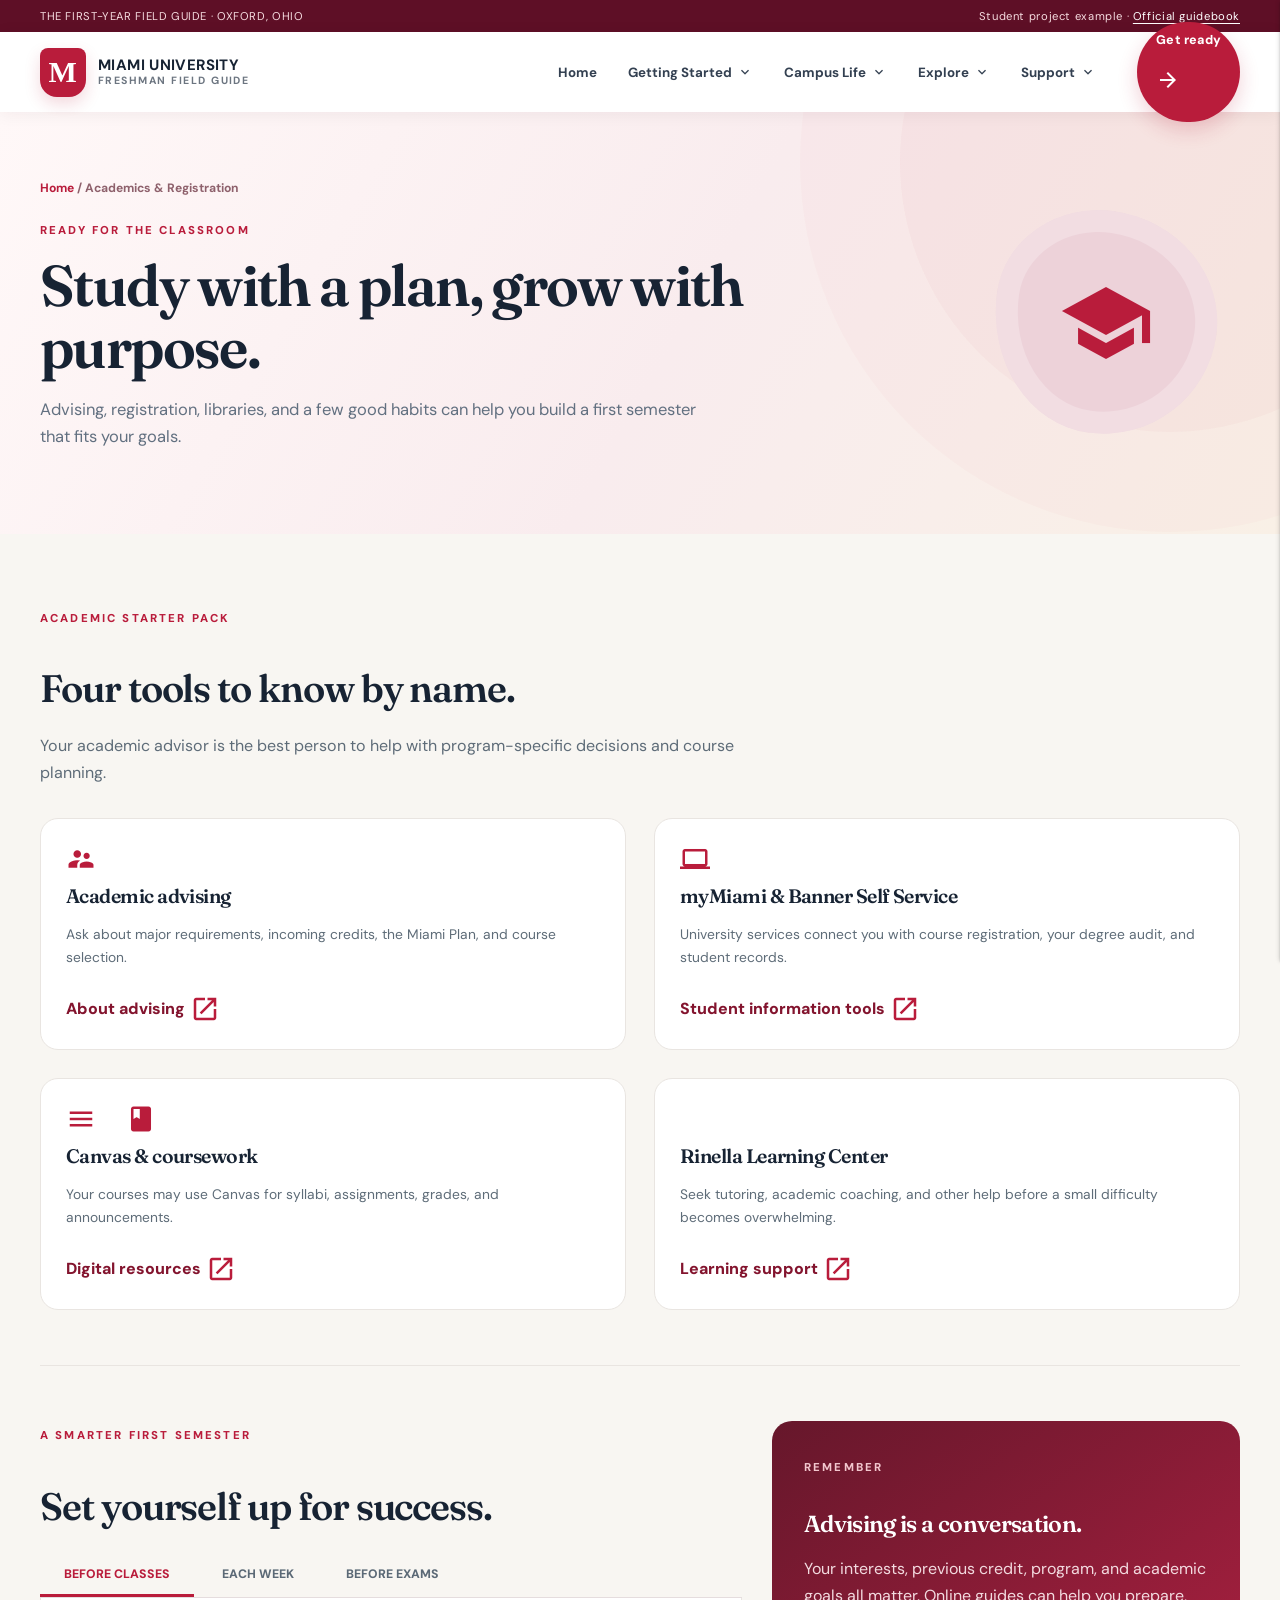
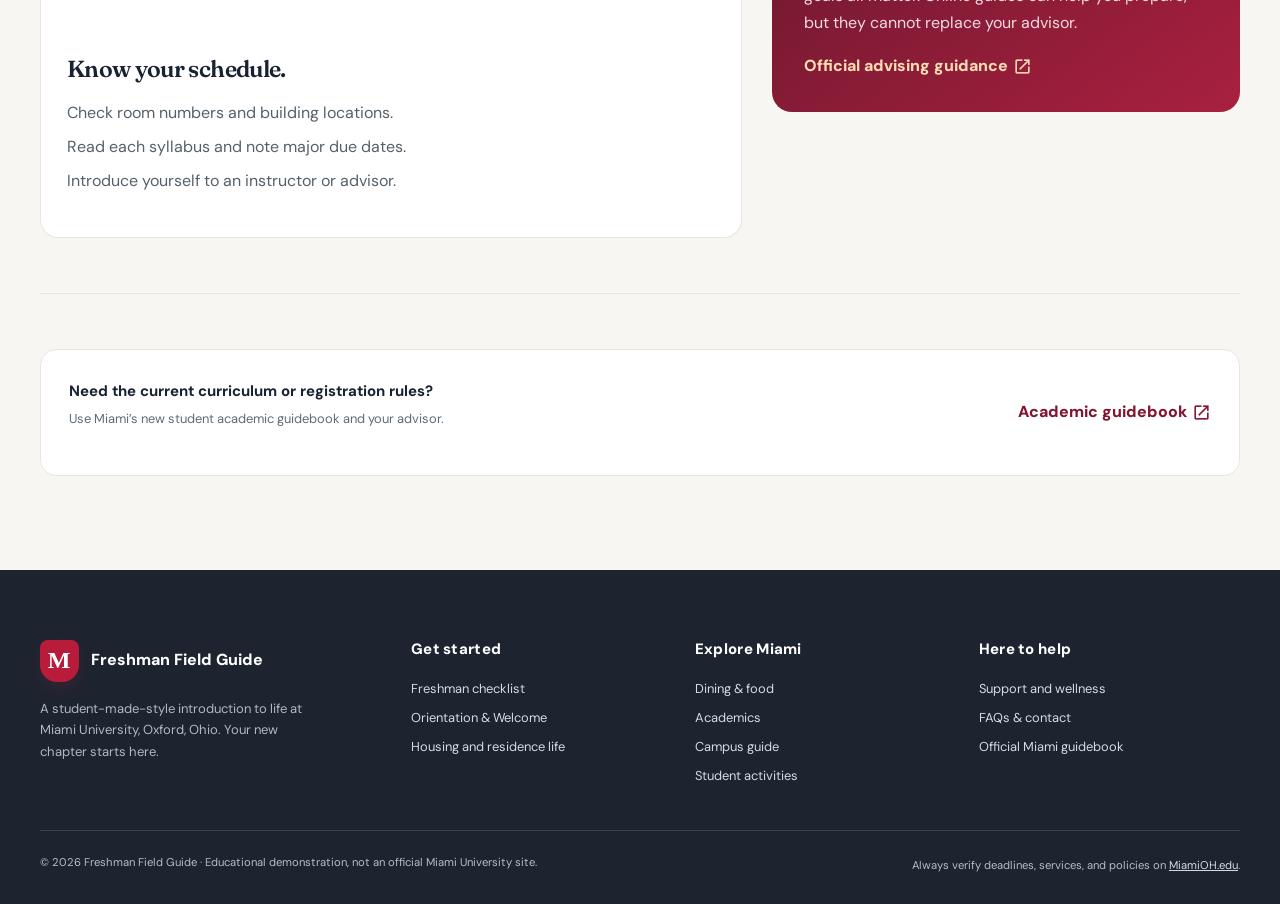
<file: academics.html>
<!DOCTYPE html>
<html lang="en">

<head>
    <meta charset="utf-8" />
    <meta name="viewport" content="width=device-width, initial-scale=1.0" />
    <title>Academics &amp; Registration | Miami Freshman Field Guide</title>
    <meta name="description" content="First-semester planning, student systems and academic support." />
    <link rel="icon" type="image/svg+xml" href="assets/favicon.svg" />
    <link rel="preconnect" href="https://fonts.googleapis.com" />
    <link rel="preconnect" href="https://fonts.gstatic.com" crossorigin />
    <link href="https://fonts.googleapis.com/css2?family=DM+Sans:wght@400;500;600;700;800&family=Fraunces:opsz,wght@9..144,500;9..144,600;9..144,700&display=swap" rel="stylesheet" />
    <link href="https://fonts.googleapis.com/icon?family=Material+Icons" rel="stylesheet" />
    <!-- Materialize CSS 1.0.0, from the official getting-started documentation -->
    <link rel="stylesheet" href="https://cdnjs.cloudflare.com/ajax/libs/materialize/1.0.0/css/materialize.min.css" />
    <link rel="stylesheet" href="css/styles.css" />
</head>

<body>
    <a href="#main-content" class="skip-link">Skip to content</a>
    <div class="site-topline">
        <div class="container"><span>THE FIRST-YEAR FIELD GUIDE · OXFORD, OHIO</span><span class="topline-right">Student project example · <a href="https://miamioh.edu/life-at-miami/new-students-orientation/orientation/guidebook/" target="_blank" rel="noopener noreferrer">Official guidebook</a></span></div>
    </div>
    <nav id="site-nav" aria-label="Primary navigation">
        <div class="nav-wrapper container">
            <a href="index.html" class="brand-link" aria-label="Miami Freshman Guide homepage"><span class="brand-mark" aria-hidden="true">M</span><span class="brand-wordmark"><b>MIAMI UNIVERSITY</b><small>FRESHMAN FIELD GUIDE</small></span></a>
            <div class="desktop-links"><a href="index.html" class="">Home</a><a href="#!" class="dropdown-trigger" data-target="drop-0" aria-label="Getting Started menu">Getting Started <i class="material-icons" aria-hidden="true">expand_more</i></a><a href="#!" class="dropdown-trigger" data-target="drop-1" aria-label="Campus Life menu">Campus Life <i class="material-icons" aria-hidden="true">expand_more</i></a><a href="#!" class="dropdown-trigger" data-target="drop-2" aria-label="Explore menu">Explore <i class="material-icons" aria-hidden="true">expand_more</i></a><a href="#!" class="dropdown-trigger" data-target="drop-3" aria-label="Support menu">Support <i class="material-icons" aria-hidden="true">expand_more</i></a></div><a class="nav-cta waves-effect waves-light" href="checklist.html">Get ready <i class="material-icons" aria-hidden="true">arrow_forward</i></a>
            <button type="button" class="menu-button sidenav-trigger" data-target="mobile-nav" aria-label="Open mobile menu" aria-controls="mobile-nav"><i class="material-icons" aria-hidden="true">menu</i></button>
        </div>
    </nav>
    <ul id="drop-0" class="dropdown-content">
        <li><a href="checklist.html">Freshman checklist</a></li>
        <li><a href="orientation.html">Orientation & Welcome</a></li>
    </ul>
    <ul id="drop-1" class="dropdown-content">
        <li><a href="housing.html">Housing & residence life</a></li>
        <li><a href="dining.html">Dining & food</a></li>
        <li><a href="activities.html">Clubs & activities</a></li>
    </ul>
    <ul id="drop-2" class="dropdown-content">
        <li><a href="academics.html">Academics & registration</a></li>
        <li><a href="campus.html">Campus & transportation</a></li>
        <li><a href="oxford.html">Oxford</a></li>    
    </ul>
    <ul id="drop-3" class="dropdown-content">
        <li><a href="support.html">Health & wellness</a></li>
        <li><a href="faq.html">FAQs & contact</a></li>
    </ul>
    <ul class="sidenav" id="mobile-nav" aria-label="Mobile navigation">
        <li>
            <div class="mobile-header"><b>MIAMI FIELD GUIDE</b>
                <p>Everything you need for day one.</p>
            </div>
        </li>
        <li><a href="index.html" class=""><i class="material-icons" aria-hidden="true">home</i> Home</a></li>
        <li>
            <div class="subnav-label">Get started</div>
        </li>
        <li><a href="checklist.html" class=""><i class="material-icons" aria-hidden="true">checklist</i> Freshman Checklist</a></li>
        <li><a href="orientation.html" class=""><i class="material-icons" aria-hidden="true">event</i> Orientation & Welcome</a></li>
        <li>
            <div class="subnav-label">Campus life</div>
        </li>
        <li><a href="housing.html" class=""><i class="material-icons" aria-hidden="true">hotel</i> Housing & Residence Life</a></li>
        <li><a href="dining.html" class=""><i class="material-icons" aria-hidden="true">restaurant</i> Dining & Food</a></li>
        <li>
            <div class="subnav-label">Academics</div>
        </li>
        <li><a href="academics.html" class="active"><i class="material-icons" aria-hidden="true">school</i> Academics & Registration</a></li>
        <li><a href="campus.html" class=""><i class="material-icons" aria-hidden="true">map</i> Campus & Transportation</a></li>
        <li>
            <div class="subnav-label">Explore</div>
        </li>
        <li><a href="activities.html" class=""><i class="material-icons" aria-hidden="true">groups</i> Clubs & Activities</a></li>
        <li><a href="support.html" class=""><i class="material-icons" aria-hidden="true">favorite</i> Wellness & Support</a></li>
        <li>
            <div class="subnav-label">Ask</div>
        </li>
        <li><a href="faq.html" class=""><i class="material-icons" aria-hidden="true">help_outline</i> FAQs & Contact</a></li>
    </ul>
    <main id="main-content">
        <section class="page-hero">
            <div class="container page-hero-grid">
                <div>
                    <div class="breadcrumbs"><a href="index.html">Home</a> / Academics &amp; Registration</div><span class="eyebrow">READY FOR THE CLASSROOM</span>
                    <h1>Study with a plan, grow with purpose.</h1>
                    <p>Advising, registration, libraries, and a few good habits can help you build a first semester that fits your goals.</p>
                </div>
                <div class="page-hero-icon" aria-hidden="true"><i class="material-icons" aria-hidden="true">school</i></div>
            </div>
        </section>
        <div class="container page-main">
            <div class="section-header"><span class="eyebrow">ACADEMIC STARTER PACK</span>
                <h2>Four tools to know by name.</h2>
                <p>Your academic advisor is the best person to help with program-specific decisions and course planning.</p>
            </div>
            <div class="two-col">
                <article class="info-card"><i class="material-icons" aria-hidden="true">supervisor_account</i>
                    <h3>Academic advising</h3>
                    <p>Ask about major requirements, incoming credits, the Miami Plan, and course selection.</p>
                    <div><a class="text-link" href="https://miamioh.edu/life-at-miami/new-students-orientation/orientation/guidebook/advising.html" target="_blank" rel="noopener noreferrer">About advising <i class="material-icons" aria-hidden="true">open_in_new</i></a></div>
                </article>
                <article class="info-card"><i class="material-icons" aria-hidden="true">computer</i>
                    <h3>myMiami &amp; Banner Self Service</h3>
                    <p>University services connect you with course registration, your degree audit, and student records.</p>
                    <div><a class="text-link" href="https://miamioh.edu/life-at-miami/new-students-orientation/orientation/guidebook/e-information.html" target="_blank" rel="noopener noreferrer">Student information tools <i class="material-icons" aria-hidden="true">open_in_new</i></a></div>
                </article>
                <article class="info-card"><i class="material-icons" aria-hidden="true">menu_book</i>
                    <h3>Canvas &amp; coursework</h3>
                    <p>Your courses may use Canvas for syllabi, assignments, grades, and announcements.</p>
                    <div><a class="text-link" href="https://miamioh.edu/life-at-miami/new-students-orientation/orientation/guidebook/e-information.html" target="_blank" rel="noopener noreferrer">Digital resources <i class="material-icons" aria-hidden="true">open_in_new</i></a></div>
                </article>
                <article class="info-card"><i class="material-icons" aria-hidden="true">support_agent</i>
                    <h3>Rinella Learning Center</h3>
                    <p>Seek tutoring, academic coaching, and other help before a small difficulty becomes overwhelming.</p>
                    <div><a class="text-link" href="https://miamioh.edu/centers-institutes/rinella-learning-center/" target="_blank" rel="noopener noreferrer">Learning support <i class="material-icons" aria-hidden="true">open_in_new</i></a></div>
                </article>
            </div>
            <hr class="section-break" />
            <div class="split-col">
                <section><span class="eyebrow">A SMARTER FIRST SEMESTER</span>
                    <h2>Set yourself up for success.</h2>
                    <ul id="academic-tabs" class="tabs">
                        <li class="tab"><a href="#startterm">Before classes</a></li>
                        <li class="tab"><a href="#duringterm">Each week</a></li>
                        <li class="tab"><a href="#beforeexam">Before exams</a></li>
                    </ul>
                    <div id="startterm" class="tab-body">
                        <h3>Know your schedule.</h3>
                        <ul class="clean-list">
                            <li>Check room numbers and building locations.</li>
                            <li>Read each syllabus and note major due dates.</li>
                            <li>Introduce yourself to an instructor or advisor.</li>
                        </ul>
                    </div>
                    <div id="duringterm" class="tab-body">
                        <h3>Build consistency.</h3>
                        <ul class="clean-list">
                            <li>Use a calendar for classes, deadlines, and study blocks.</li>
                            <li>Review notes for 15–20 minutes after class.</li>
                            <li>Ask questions in office hours when something is unclear.</li>
                        </ul>
                    </div>
                    <div id="beforeexam" class="tab-body">
                        <h3>Study actively.</h3>
                        <ul class="clean-list">
                            <li>Practice with sample problems and self-quizzes.</li>
                            <li>Start early rather than cramming the night before.</li>
                            <li>Use tutoring, study groups, and structured breaks.</li>
                        </ul>
                    </div>
                </section>
                <aside class="panel-highlight"><span class="eyebrow light">REMEMBER</span>
                    <h3>Advising is a conversation.</h3>
                    <p>Your interests, previous credit, program, and academic goals all matter. Online guides can help you prepare, but they cannot replace your advisor.</p><a class="text-link" href="https://miamioh.edu/life-at-miami/new-students-orientation/orientation/guidebook/advising.html" target="_blank" rel="noopener noreferrer">Official advising guidance <i class="material-icons" aria-hidden="true">open_in_new</i></a>
                </aside>
            </div>
            <hr class="section-break" />
            <div class="sources-strip">
                <div><b>Need the current curriculum or registration rules?</b>
                    <p class="small-note">Use Miami’s new student academic guidebook and your advisor.</p>
                </div><a class="text-link" href="https://miamioh.edu/life-at-miami/new-students-orientation/orientation/guidebook/" target="_blank" rel="noopener noreferrer">Academic guidebook <i class="material-icons" aria-hidden="true">open_in_new</i></a>
            </div>
        </div>
    </main>
    <footer class="site-footer">
        <div class="container">
            <div class="footer-grid">
                <div>
                    <div class="footer-brand"><span class="brand-mark" aria-hidden="true">M</span><span>Freshman Field Guide</span></div>
                    <p>A student-made-style introduction to life at Miami University, Oxford, Ohio. Your new chapter starts here.</p>
                </div>
                <div>
                    <h3>Get started</h3><a href="checklist.html">Freshman checklist</a><a href="orientation.html">Orientation & Welcome</a><a href="housing.html">Housing and residence life</a>
                </div>
                <div>
                    <h3>Explore Miami</h3><a href="dining.html">Dining & food</a><a href="academics.html">Academics</a><a href="campus.html">Campus guide</a><a href="activities.html">Student activities</a>
                </div>
                <div>
                    <h3>Here to help</h3><a href="support.html">Support and wellness</a><a href="faq.html">FAQs & contact</a><a href="https://miamioh.edu/life-at-miami/new-students-orientation/orientation/guidebook/" target="_blank" rel="noopener noreferrer">Official Miami guidebook</a>
                </div>
            </div>
            <div class="footer-bottom"><span>© 2026 Freshman Field Guide · Educational demonstration, not an official Miami University site.</span><span>Always verify deadlines, services, and policies on <a href="https://miamioh.edu/" target="_blank" rel="noopener noreferrer">MiamiOH.edu</a>.</span></div>
        </div>
    </footer>
    <!-- Materialize JavaScript must load before our custom JavaScript -->
    <script src="https://cdnjs.cloudflare.com/ajax/libs/materialize/1.0.0/js/materialize.min.js"></script>
    <script src="js/main.js"></script>
</body>

</html>
</file>
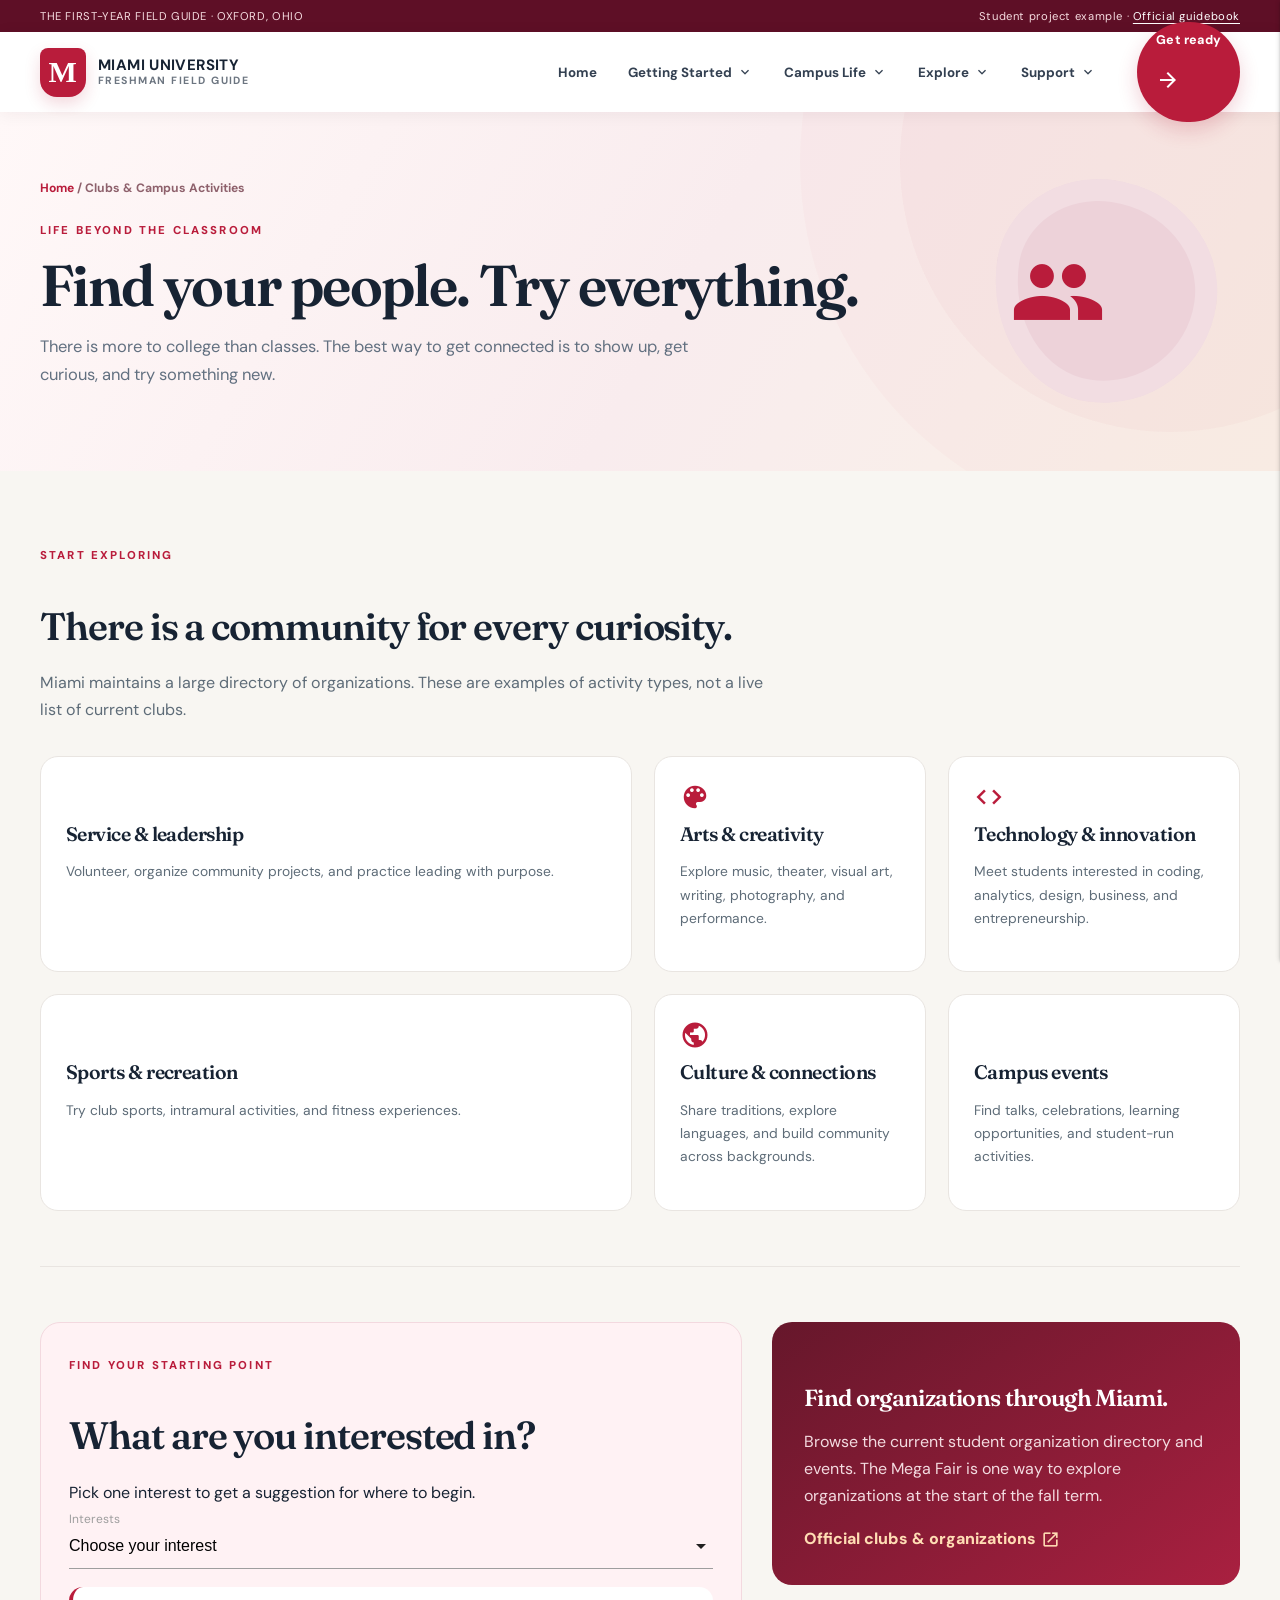
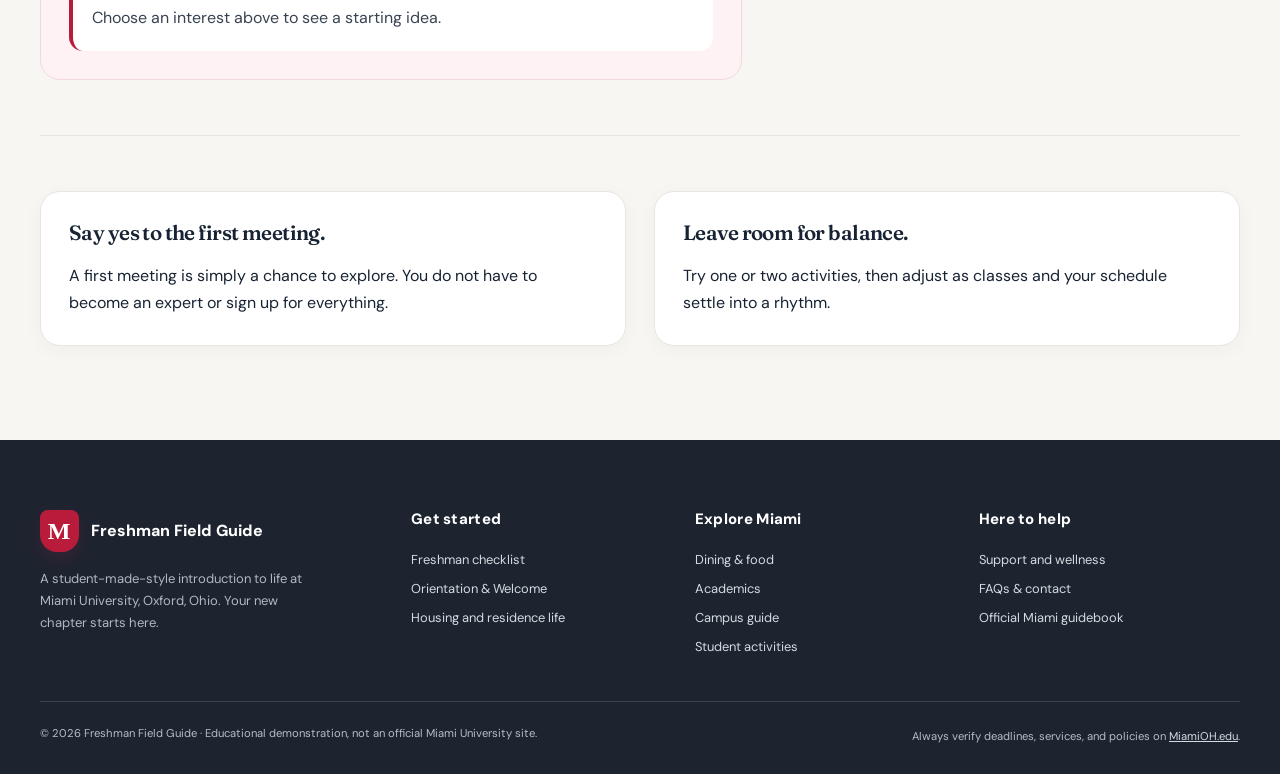
<file: activities.html>
<!DOCTYPE html>
<html lang="en">

<head>
    <meta charset="utf-8" />
    <meta name="viewport" content="width=device-width, initial-scale=1.0" />
    <title>Clubs &amp; Activities | Miami Freshman Field Guide</title>
    <meta name="description" content="Find activities and try an interactive student club interest picker." />
    <link rel="icon" type="image/svg+xml" href="assets/favicon.svg" />
    <link rel="preconnect" href="https://fonts.googleapis.com" />
    <link rel="preconnect" href="https://fonts.gstatic.com" crossorigin />
    <link href="https://fonts.googleapis.com/css2?family=DM+Sans:wght@400;500;600;700;800&family=Fraunces:opsz,wght@9..144,500;9..144,600;9..144,700&display=swap" rel="stylesheet" />
    <link href="https://fonts.googleapis.com/icon?family=Material+Icons" rel="stylesheet" />
    <!-- Materialize CSS 1.0.0, from the official getting-started documentation -->
    <link rel="stylesheet" href="https://cdnjs.cloudflare.com/ajax/libs/materialize/1.0.0/css/materialize.min.css" />
    <link rel="stylesheet" href="css/styles.css" />
</head>

<body>
    <a href="#main-content" class="skip-link">Skip to content</a>
    <div class="site-topline">
        <div class="container"><span>THE FIRST-YEAR FIELD GUIDE · OXFORD, OHIO</span><span class="topline-right">Student project example · <a href="https://miamioh.edu/life-at-miami/new-students-orientation/orientation/guidebook/" target="_blank" rel="noopener noreferrer">Official guidebook</a></span></div>
    </div>
    <nav id="site-nav" aria-label="Primary navigation">
        <div class="nav-wrapper container">
            <a href="index.html" class="brand-link" aria-label="Miami Freshman Guide homepage"><span class="brand-mark" aria-hidden="true">M</span><span class="brand-wordmark"><b>MIAMI UNIVERSITY</b><small>FRESHMAN FIELD GUIDE</small></span></a>
            <div class="desktop-links"><a href="index.html" class="">Home</a><a href="#!" class="dropdown-trigger" data-target="drop-0" aria-label="Getting Started menu">Getting Started <i class="material-icons" aria-hidden="true">expand_more</i></a><a href="#!" class="dropdown-trigger" data-target="drop-1" aria-label="Campus Life menu">Campus Life <i class="material-icons" aria-hidden="true">expand_more</i></a><a href="#!" class="dropdown-trigger" data-target="drop-2" aria-label="Explore menu">Explore <i class="material-icons" aria-hidden="true">expand_more</i></a><a href="#!" class="dropdown-trigger" data-target="drop-3" aria-label="Support menu">Support <i class="material-icons" aria-hidden="true">expand_more</i></a></div><a class="nav-cta waves-effect waves-light" href="checklist.html">Get ready <i class="material-icons" aria-hidden="true">arrow_forward</i></a>
            <button type="button" class="menu-button sidenav-trigger" data-target="mobile-nav" aria-label="Open mobile menu" aria-controls="mobile-nav"><i class="material-icons" aria-hidden="true">menu</i></button>
        </div>
    </nav>
    <ul id="drop-0" class="dropdown-content">
        <li><a href="checklist.html">Freshman checklist</a></li>
        <li><a href="orientation.html">Orientation & Welcome</a></li>
    </ul>
    <ul id="drop-1" class="dropdown-content">
        <li><a href="housing.html">Housing & residence life</a></li>
        <li><a href="dining.html">Dining & food</a></li>
        <li><a href="activities.html">Clubs & activities</a></li>
    </ul>
    <ul id="drop-2" class="dropdown-content">
        <li><a href="academics.html">Academics & registration</a></li>
        <li><a href="campus.html">Campus & transportation</a></li>
        <li><a href="oxford.html">Oxford</a></li>
    </ul>
    <ul id="drop-3" class="dropdown-content">
        <li><a href="support.html">Health & wellness</a></li>
        <li><a href="faq.html">FAQs & contact</a></li>
    </ul>
    <ul class="sidenav" id="mobile-nav" aria-label="Mobile navigation">
        <li>
            <div class="mobile-header"><b>MIAMI FIELD GUIDE</b>
                <p>Everything you need for day one.</p>
            </div>
        </li>
        <li><a href="index.html" class=""><i class="material-icons" aria-hidden="true">home</i> Home</a></li>
        <li>
            <div class="subnav-label">Get started</div>
        </li>
        <li><a href="checklist.html" class=""><i class="material-icons" aria-hidden="true">checklist</i> Freshman Checklist</a></li>
        <li><a href="orientation.html" class=""><i class="material-icons" aria-hidden="true">event</i> Orientation & Welcome</a></li>
        <li>
            <div class="subnav-label">Campus life</div>
        </li>
        <li><a href="housing.html" class=""><i class="material-icons" aria-hidden="true">hotel</i> Housing & Residence Life</a></li>
        <li><a href="dining.html" class=""><i class="material-icons" aria-hidden="true">restaurant</i> Dining & Food</a></li>
        <li>
            <div class="subnav-label">Academics</div>
        </li>
        <li><a href="academics.html" class=""><i class="material-icons" aria-hidden="true">school</i> Academics & Registration</a></li>
        <li><a href="campus.html" class=""><i class="material-icons" aria-hidden="true">map</i> Campus & Transportation</a></li>
        <li>
            <div class="subnav-label">Explore</div>
        </li>
        <li><a href="activities.html" class="active"><i class="material-icons" aria-hidden="true">groups</i> Clubs & Activities</a></li>
        <li><a href="support.html" class=""><i class="material-icons" aria-hidden="true">favorite</i> Wellness & Support</a></li>
        <li>
            <div class="subnav-label">Ask</div>
        </li>
        <li><a href="faq.html" class=""><i class="material-icons" aria-hidden="true">help_outline</i> FAQs & Contact</a></li>
    </ul>
    <main id="main-content">
        <section class="page-hero">
            <div class="container page-hero-grid">
                <div>
                    <div class="breadcrumbs"><a href="index.html">Home</a> / Clubs &amp; Campus Activities</div><span class="eyebrow">LIFE BEYOND THE CLASSROOM</span>
                    <h1>Find your people. Try everything.</h1>
                    <p>There is more to college than classes. The best way to get connected is to show up, get curious, and try something new.</p>
                </div>
                <div class="page-hero-icon" aria-hidden="true"><i class="material-icons" aria-hidden="true">groups</i></div>
            </div>
        </section>
        <div class="container page-main">
            <div class="section-header"><span class="eyebrow">START EXPLORING</span>
                <h2>There is a community for every curiosity.</h2>
                <p>Miami maintains a large directory of organizations. These are examples of activity types, not a live list of current clubs.</p>
            </div>
            <div class="three-col">
                <article class="info-card"><i class="material-icons" aria-hidden="true">volunteer_activism</i>
                    <h3>Service &amp; leadership</h3>
                    <p>Volunteer, organize community projects, and practice leading with purpose.</p>
                </article>
                <article class="info-card"><i class="material-icons" aria-hidden="true">palette</i>
                    <h3>Arts &amp; creativity</h3>
                    <p>Explore music, theater, visual art, writing, photography, and performance.</p>
                </article>
                <article class="info-card"><i class="material-icons" aria-hidden="true">code</i>
                    <h3>Technology &amp; innovation</h3>
                    <p>Meet students interested in coding, analytics, design, business, and entrepreneurship.</p>
                </article>
                <article class="info-card"><i class="material-icons" aria-hidden="true">sports_basketball</i>
                    <h3>Sports &amp; recreation</h3>
                    <p>Try club sports, intramural activities, and fitness experiences.</p>
                </article>
                <article class="info-card"><i class="material-icons" aria-hidden="true">public</i>
                    <h3>Culture &amp; connections</h3>
                    <p>Share traditions, explore languages, and build community across backgrounds.</p>
                </article>
                <article class="info-card"><i class="material-icons" aria-hidden="true">campaign</i>
                    <h3>Campus events</h3>
                    <p>Find talks, celebrations, learning opportunities, and student-run activities.</p>
                </article>
            </div>
            <hr class="section-break" />
            <div class="split-col">
                <div class="interactive-box"><span class="eyebrow">FIND YOUR STARTING POINT</span>
                    <h2>What are you interested in?</h2>
                    <p>Pick one interest to get a suggestion for where to begin.</p>
                    <div class="input-field"><select id="clubInterest" aria-label="Choose an interest">
                            <option value="" selected disabled>Choose your interest</option>
                            <option value="service">Volunteering & service</option>
                            <option value="creative">Arts & creativity</option>
                            <option value="technology">Technology & business</option>
                            <option value="sports">Sports & fitness</option>
                            <option value="culture">Culture & community</option>
                        </select><label for="clubInterest">Interests</label></div>
                    <div class="output-card" id="clubRecommendation" role="status" aria-live="polite">Choose an interest above to see a starting idea.</div>
                </div>
                <aside class="panel-highlight">
                    <h3>Find organizations through Miami.</h3>
                    <p>Browse the current student organization directory and events. The Mega Fair is one way to explore organizations at the start of the fall term.</p><a class="text-link" href="https://miamioh.edu/life-at-miami/student-involvement/clubs-organizations.html" target="_blank" rel="noopener noreferrer">Official clubs &amp; organizations <i class="material-icons" aria-hidden="true">open_in_new</i></a>
                </aside>
            </div>
            <hr class="section-break" />
            <div class="two-col">
                <div class="panel">
                    <h3>Say yes to the first meeting.</h3>
                    <p>A first meeting is simply a chance to explore. You do not have to become an expert or sign up for everything.</p>
                </div>
                <div class="panel">
                    <h3>Leave room for balance.</h3>
                    <p>Try one or two activities, then adjust as classes and your schedule settle into a rhythm.</p>
                </div>
            </div>
        </div>
    </main>
    <footer class="site-footer">
        <div class="container">
            <div class="footer-grid">
                <div>
                    <div class="footer-brand"><span class="brand-mark" aria-hidden="true">M</span><span>Freshman Field Guide</span></div>
                    <p>A student-made-style introduction to life at Miami University, Oxford, Ohio. Your new chapter starts here.</p>
                </div>
                <div>
                    <h3>Get started</h3><a href="checklist.html">Freshman checklist</a><a href="orientation.html">Orientation & Welcome</a><a href="housing.html">Housing and residence life</a>
                </div>
                <div>
                    <h3>Explore Miami</h3><a href="dining.html">Dining & food</a><a href="academics.html">Academics</a><a href="campus.html">Campus guide</a><a href="activities.html">Student activities</a>
                </div>
                <div>
                    <h3>Here to help</h3><a href="support.html">Support and wellness</a><a href="faq.html">FAQs & contact</a><a href="https://miamioh.edu/life-at-miami/new-students-orientation/orientation/guidebook/" target="_blank" rel="noopener noreferrer">Official Miami guidebook</a>
                </div>
            </div>
            <div class="footer-bottom"><span>© 2026 Freshman Field Guide · Educational demonstration, not an official Miami University site.</span><span>Always verify deadlines, services, and policies on <a href="https://miamioh.edu/" target="_blank" rel="noopener noreferrer">MiamiOH.edu</a>.</span></div>
        </div>
    </footer>
    <!-- Materialize JavaScript must load before our custom JavaScript -->
    <script src="https://cdnjs.cloudflare.com/ajax/libs/materialize/1.0.0/js/materialize.min.js"></script>
    <script src="js/main.js"></script>
</body>

</html>
</file>
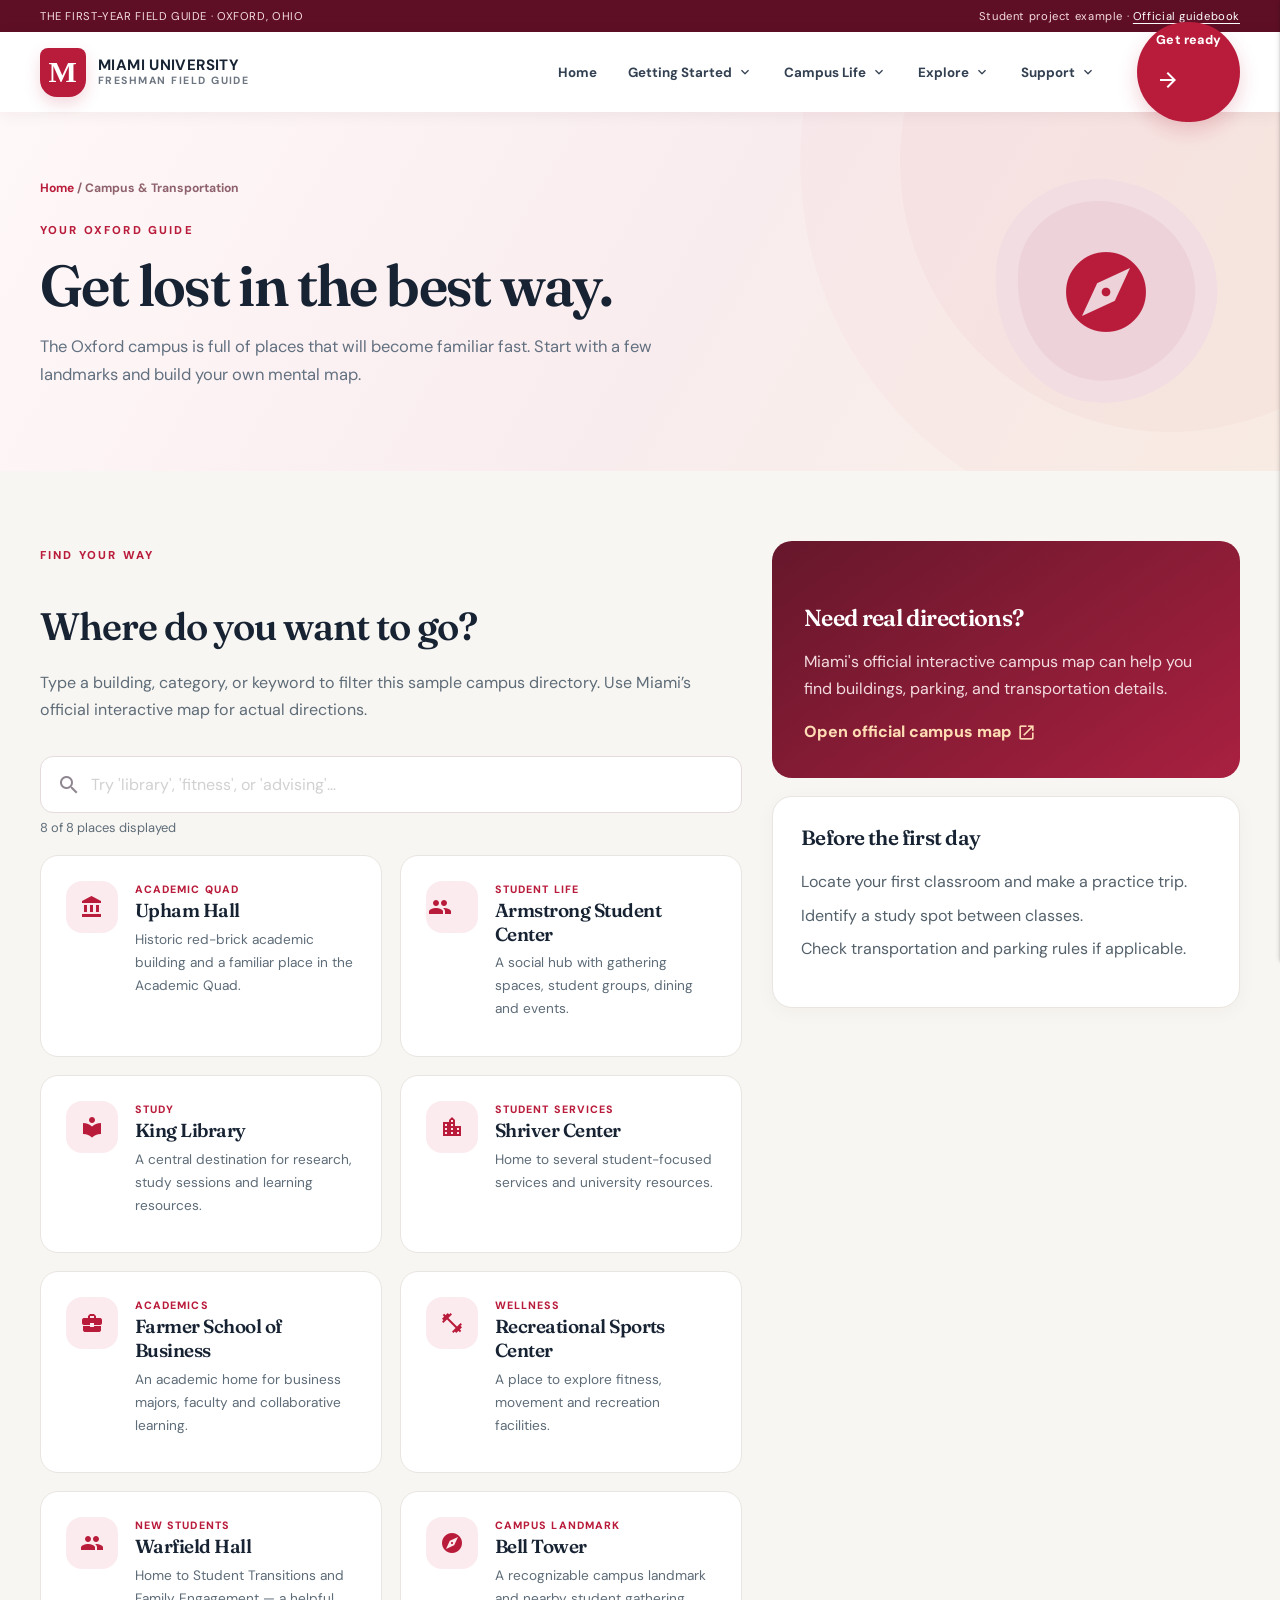
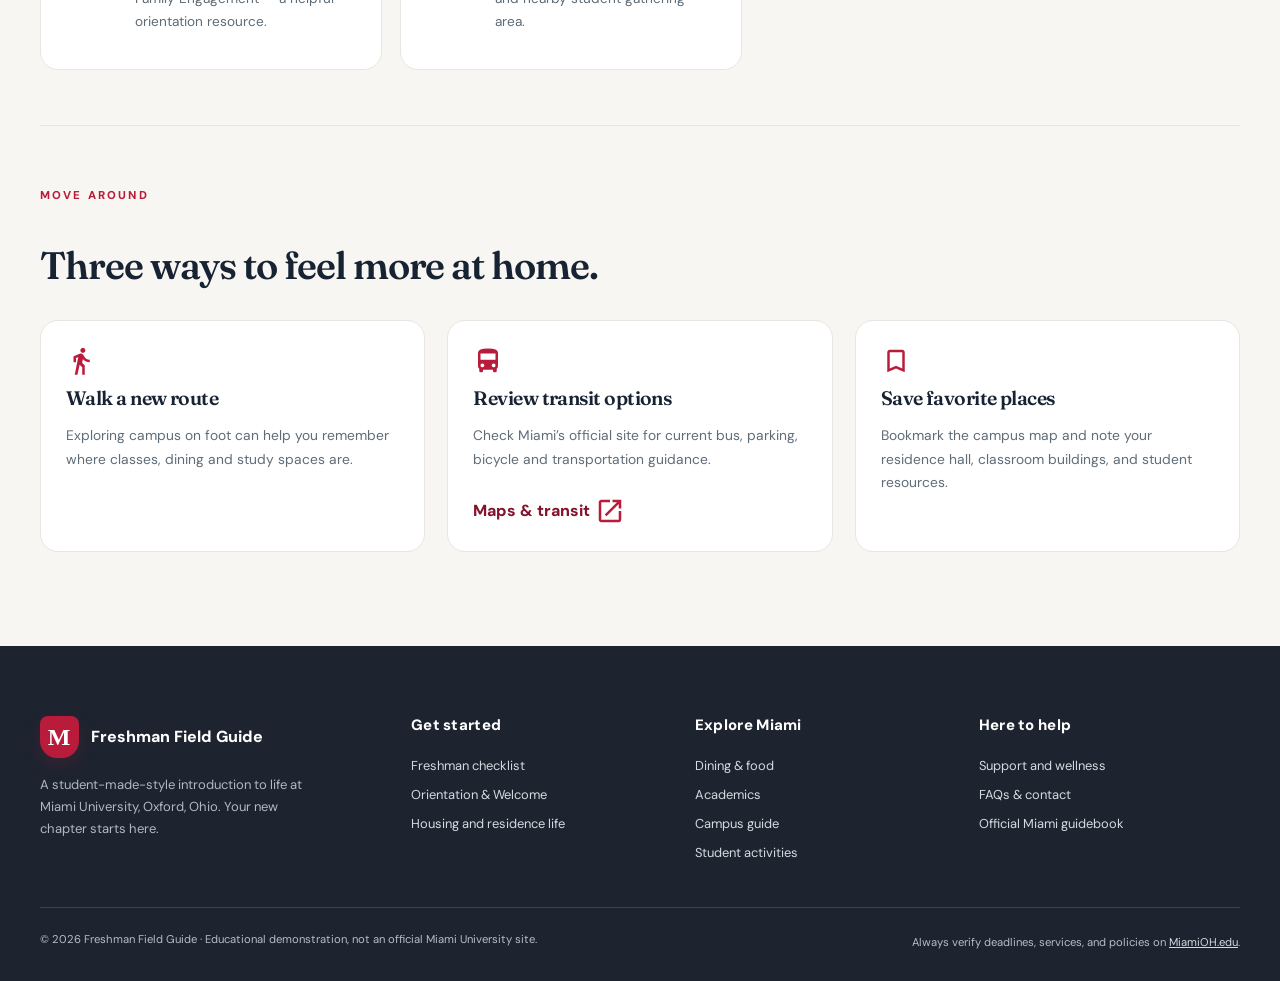
<file: campus.html>
<!DOCTYPE html>
<html lang="en">

<head>
    <meta charset="utf-8" />
    <meta name="viewport" content="width=device-width, initial-scale=1.0" />
    <title>Campus &amp; Transportation | Miami Freshman Field Guide</title>
    <meta name="description" content="Search a sample directory of major campus landmarks and resources." />
    <link rel="icon" type="image/svg+xml" href="assets/favicon.svg" />
    <link rel="preconnect" href="https://fonts.googleapis.com" />
    <link rel="preconnect" href="https://fonts.gstatic.com" crossorigin />
    <link href="https://fonts.googleapis.com/css2?family=DM+Sans:wght@400;500;600;700;800&family=Fraunces:opsz,wght@9..144,500;9..144,600;9..144,700&display=swap" rel="stylesheet" />
    <link href="https://fonts.googleapis.com/icon?family=Material+Icons" rel="stylesheet" />
    <!-- Materialize CSS 1.0.0, from the official getting-started documentation -->
    <link rel="stylesheet" href="https://cdnjs.cloudflare.com/ajax/libs/materialize/1.0.0/css/materialize.min.css" />
    <link rel="stylesheet" href="css/styles.css" />
</head>

<body>
    <a href="#main-content" class="skip-link">Skip to content</a>
    <div class="site-topline">
        <div class="container"><span>THE FIRST-YEAR FIELD GUIDE · OXFORD, OHIO</span><span class="topline-right">Student project example · <a href="https://miamioh.edu/life-at-miami/new-students-orientation/orientation/guidebook/" target="_blank" rel="noopener noreferrer">Official guidebook</a></span></div>
    </div>
    <nav id="site-nav" aria-label="Primary navigation">
        <div class="nav-wrapper container">
            <a href="index.html" class="brand-link" aria-label="Miami Freshman Guide homepage"><span class="brand-mark" aria-hidden="true">M</span><span class="brand-wordmark"><b>MIAMI UNIVERSITY</b><small>FRESHMAN FIELD GUIDE</small></span></a>
            <div class="desktop-links"><a href="index.html" class="">Home</a><a href="#!" class="dropdown-trigger" data-target="drop-0" aria-label="Getting Started menu">Getting Started <i class="material-icons" aria-hidden="true">expand_more</i></a><a href="#!" class="dropdown-trigger" data-target="drop-1" aria-label="Campus Life menu">Campus Life <i class="material-icons" aria-hidden="true">expand_more</i></a><a href="#!" class="dropdown-trigger" data-target="drop-2" aria-label="Explore menu">Explore <i class="material-icons" aria-hidden="true">expand_more</i></a><a href="#!" class="dropdown-trigger" data-target="drop-3" aria-label="Support menu">Support <i class="material-icons" aria-hidden="true">expand_more</i></a></div><a class="nav-cta waves-effect waves-light" href="checklist.html">Get ready <i class="material-icons" aria-hidden="true">arrow_forward</i></a>
            <button type="button" class="menu-button sidenav-trigger" data-target="mobile-nav" aria-label="Open mobile menu" aria-controls="mobile-nav"><i class="material-icons" aria-hidden="true">menu</i></button>
        </div>
    </nav>
    <ul id="drop-0" class="dropdown-content">
        <li><a href="checklist.html">Freshman checklist</a></li>
        <li><a href="orientation.html">Orientation & Welcome</a></li>
    </ul>
    <ul id="drop-1" class="dropdown-content">
        <li><a href="housing.html">Housing & residence life</a></li>
        <li><a href="dining.html">Dining & food</a></li>
        <li><a href="activities.html">Clubs & activities</a></li>
    </ul>
    <ul id="drop-2" class="dropdown-content">
        <li><a href="academics.html">Academics & registration</a></li>
        <li><a href="campus.html">Campus & transportation</a></li>
        <li><a href="oxford.html">Oxford</a></li>   
    </ul>
    <ul id="drop-3" class="dropdown-content">
        <li><a href="support.html">Health & wellness</a></li>
        <li><a href="faq.html">FAQs & contact</a></li>
    </ul>
    <ul class="sidenav" id="mobile-nav" aria-label="Mobile navigation">
        <li>
            <div class="mobile-header"><b>MIAMI FIELD GUIDE</b>
                <p>Everything you need for day one.</p>
            </div>
        </li>
        <li><a href="index.html" class=""><i class="material-icons" aria-hidden="true">home</i> Home</a></li>
        <li>
            <div class="subnav-label">Get started</div>
        </li>
        <li><a href="checklist.html" class=""><i class="material-icons" aria-hidden="true">checklist</i> Freshman Checklist</a></li>
        <li><a href="orientation.html" class=""><i class="material-icons" aria-hidden="true">event</i> Orientation & Welcome</a></li>
        <li>
            <div class="subnav-label">Campus life</div>
        </li>
        <li><a href="housing.html" class=""><i class="material-icons" aria-hidden="true">hotel</i> Housing & Residence Life</a></li>
        <li><a href="dining.html" class=""><i class="material-icons" aria-hidden="true">restaurant</i> Dining & Food</a></li>
        <li>
            <div class="subnav-label">Academics</div>
        </li>
        <li><a href="academics.html" class=""><i class="material-icons" aria-hidden="true">school</i> Academics & Registration</a></li>
        <li><a href="campus.html" class="active"><i class="material-icons" aria-hidden="true">map</i> Campus & Transportation</a></li>
        <li>
            <div class="subnav-label">Explore</div>
        </li>
        <li><a href="activities.html" class=""><i class="material-icons" aria-hidden="true">groups</i> Clubs & Activities</a></li>
        <li><a href="support.html" class=""><i class="material-icons" aria-hidden="true">favorite</i> Wellness & Support</a></li>
        <li>
            <div class="subnav-label">Ask</div>
        </li>
        <li><a href="faq.html" class=""><i class="material-icons" aria-hidden="true">help_outline</i> FAQs & Contact</a></li>
    </ul>
    <main id="main-content">
        <section class="page-hero">
            <div class="container page-hero-grid">
                <div>
                    <div class="breadcrumbs"><a href="index.html">Home</a> / Campus &amp; Transportation</div><span class="eyebrow">YOUR OXFORD GUIDE</span>
                    <h1>Get lost in the best way.</h1>
                    <p>The Oxford campus is full of places that will become familiar fast. Start with a few landmarks and build your own mental map.</p>
                </div>
                <div class="page-hero-icon" aria-hidden="true"><i class="material-icons" aria-hidden="true">explore</i></div>
            </div>
        </section>
        <div class="container page-main">
            <div class="split-col">
                <div>
                    <div class="section-header"><span class="eyebrow">FIND YOUR WAY</span>
                        <h2>Where do you want to go?</h2>
                        <p>Type a building, category, or keyword to filter this sample campus directory. Use Miami’s official interactive map for actual directions.</p>
                    </div>
                    <div class="search-field"><i class="material-icons" aria-hidden="true">search</i><label for="campusSearch" class="sr-only">Search campus buildings</label><input type="search" id="campusSearch" placeholder="Try 'library', 'fitness', or 'advising'…" autocomplete="off" /></div>
                    <p class="result-count" id="campusResultCount" aria-live="polite">8 of 8 places displayed</p>
                    <div class="directory-grid" style="margin-top:15px">
                        <article class="directory-card" data-campus-place data-keywords="historic arch academic">
                            <div class="round-icon"><i class="material-icons" aria-hidden="true">account_balance</i></div>
                            <div>
                                <div class="microtag">ACADEMIC QUAD</div>
                                <h3>Upham Hall</h3>
                                <p>Historic red-brick academic building and a familiar place in the Academic Quad.</p>
                            </div>
                        </article>
                        <article class="directory-card" data-campus-place data-keywords="armstrong center social events food">
                            <div class="round-icon"><i class="material-icons" aria-hidden="true">groups</i></div>
                            <div>
                                <div class="microtag">STUDENT LIFE</div>
                                <h3>Armstrong Student Center</h3>
                                <p>A social hub with gathering spaces, student groups, dining and events.</p>
                            </div>
                        </article>
                        <article class="directory-card" data-campus-place data-keywords="king library books research quiet">
                            <div class="round-icon"><i class="material-icons" aria-hidden="true">local_library</i></div>
                            <div>
                                <div class="microtag">STUDY</div>
                                <h3>King Library</h3>
                                <p>A central destination for research, study sessions and learning resources.</p>
                            </div>
                        </article>
                        <article class="directory-card" data-campus-place data-keywords="shriver services support">
                            <div class="round-icon"><i class="material-icons" aria-hidden="true">location_city</i></div>
                            <div>
                                <div class="microtag">STUDENT SERVICES</div>
                                <h3>Shriver Center</h3>
                                <p>Home to several student-focused services and university resources.</p>
                            </div>
                        </article>
                        <article class="directory-card" data-campus-place data-keywords="farmer business school classes">
                            <div class="round-icon"><i class="material-icons" aria-hidden="true">business_center</i></div>
                            <div>
                                <div class="microtag">ACADEMICS</div>
                                <h3>Farmer School of Business</h3>
                                <p>An academic home for business majors, faculty and collaborative learning.</p>
                            </div>
                        </article>
                        <article class="directory-card" data-campus-place data-keywords="rec center sports gym fitness">
                            <div class="round-icon"><i class="material-icons" aria-hidden="true">fitness_center</i></div>
                            <div>
                                <div class="microtag">WELLNESS</div>
                                <h3>Recreational Sports Center</h3>
                                <p>A place to explore fitness, movement and recreation facilities.</p>
                            </div>
                        </article>
                        <article class="directory-card" data-campus-place data-keywords="warfield orientation student transitions">
                            <div class="round-icon"><i class="material-icons" aria-hidden="true">people</i></div>
                            <div>
                                <div class="microtag">NEW STUDENTS</div>
                                <h3>Warfield Hall</h3>
                                <p>Home to Student Transitions and Family Engagement — a helpful orientation resource.</p>
                            </div>
                        </article>
                        <article class="directory-card" data-campus-place data-keywords="bell tower plaza center">
                            <div class="round-icon"><i class="material-icons" aria-hidden="true">explore</i></div>
                            <div>
                                <div class="microtag">CAMPUS LANDMARK</div>
                                <h3>Bell Tower</h3>
                                <p>A recognizable campus landmark and nearby student gathering area.</p>
                            </div>
                        </article>
                    </div>
                    <p class="no-results" id="campusNoResults" hidden>No places found. Try another keyword.</p>
                </div>
                <aside class="stack">
                    <div class="panel-highlight">
                        <h3>Need real directions?</h3>
                        <p>Miami's official interactive campus map can help you find buildings, parking, and transportation details.</p><a class="text-link" href="https://miamioh.edu/visit-miami/oxford-campus/maps-parking-and-transit.html" target="_blank" rel="noopener noreferrer">Open official campus map <i class="material-icons" aria-hidden="true">open_in_new</i></a>
                    </div>
                    <div class="panel">
                        <h3>Before the first day</h3>
                        <ul class="clean-list">
                            <li>Locate your first classroom and make a practice trip.</li>
                            <li>Identify a study spot between classes.</li>
                            <li>Check transportation and parking rules if applicable.</li>
                        </ul>
                    </div>
                </aside>
            </div>
            <hr class="section-break" />
            <div class="section-header"><span class="eyebrow">MOVE AROUND</span>
                <h2>Three ways to feel more at home.</h2>
            </div>
            <div class="three-col">
                <article class="info-card"><i class="material-icons" aria-hidden="true">directions_walk</i>
                    <h3>Walk a new route</h3>
                    <p>Exploring campus on foot can help you remember where classes, dining and study spaces are.</p>
                </article>
                <article class="info-card"><i class="material-icons" aria-hidden="true">directions_bus</i>
                    <h3>Review transit options</h3>
                    <p>Check Miami’s official site for current bus, parking, bicycle and transportation guidance.</p>
                    <div><a class="text-link" href="https://miamioh.edu/visit-miami/oxford-campus/maps-parking-and-transit.html" target="_blank" rel="noopener noreferrer">Maps &amp; transit <i class="material-icons" aria-hidden="true">open_in_new</i></a></div>
                </article>
                <article class="info-card"><i class="material-icons" aria-hidden="true">bookmark_border</i>
                    <h3>Save favorite places</h3>
                    <p>Bookmark the campus map and note your residence hall, classroom buildings, and student resources.</p>
                </article>
            </div>
        </div>
    </main>
    <footer class="site-footer">
        <div class="container">
            <div class="footer-grid">
                <div>
                    <div class="footer-brand"><span class="brand-mark" aria-hidden="true">M</span><span>Freshman Field Guide</span></div>
                    <p>A student-made-style introduction to life at Miami University, Oxford, Ohio. Your new chapter starts here.</p>
                </div>
                <div>
                    <h3>Get started</h3><a href="checklist.html">Freshman checklist</a><a href="orientation.html">Orientation & Welcome</a><a href="housing.html">Housing and residence life</a>
                </div>
                <div>
                    <h3>Explore Miami</h3><a href="dining.html">Dining & food</a><a href="academics.html">Academics</a><a href="campus.html">Campus guide</a><a href="activities.html">Student activities</a>
                </div>
                <div>
                    <h3>Here to help</h3><a href="support.html">Support and wellness</a><a href="faq.html">FAQs & contact</a><a href="https://miamioh.edu/life-at-miami/new-students-orientation/orientation/guidebook/" target="_blank" rel="noopener noreferrer">Official Miami guidebook</a>
                </div>
            </div>
            <div class="footer-bottom"><span>© 2026 Freshman Field Guide · Educational demonstration, not an official Miami University site.</span><span>Always verify deadlines, services, and policies on <a href="https://miamioh.edu/" target="_blank" rel="noopener noreferrer">MiamiOH.edu</a>.</span></div>
        </div>
    </footer>
    <!-- Materialize JavaScript must load before our custom JavaScript -->
    <script src="https://cdnjs.cloudflare.com/ajax/libs/materialize/1.0.0/js/materialize.min.js"></script>
    <script src="js/main.js"></script>
</body>

</html>
</file>
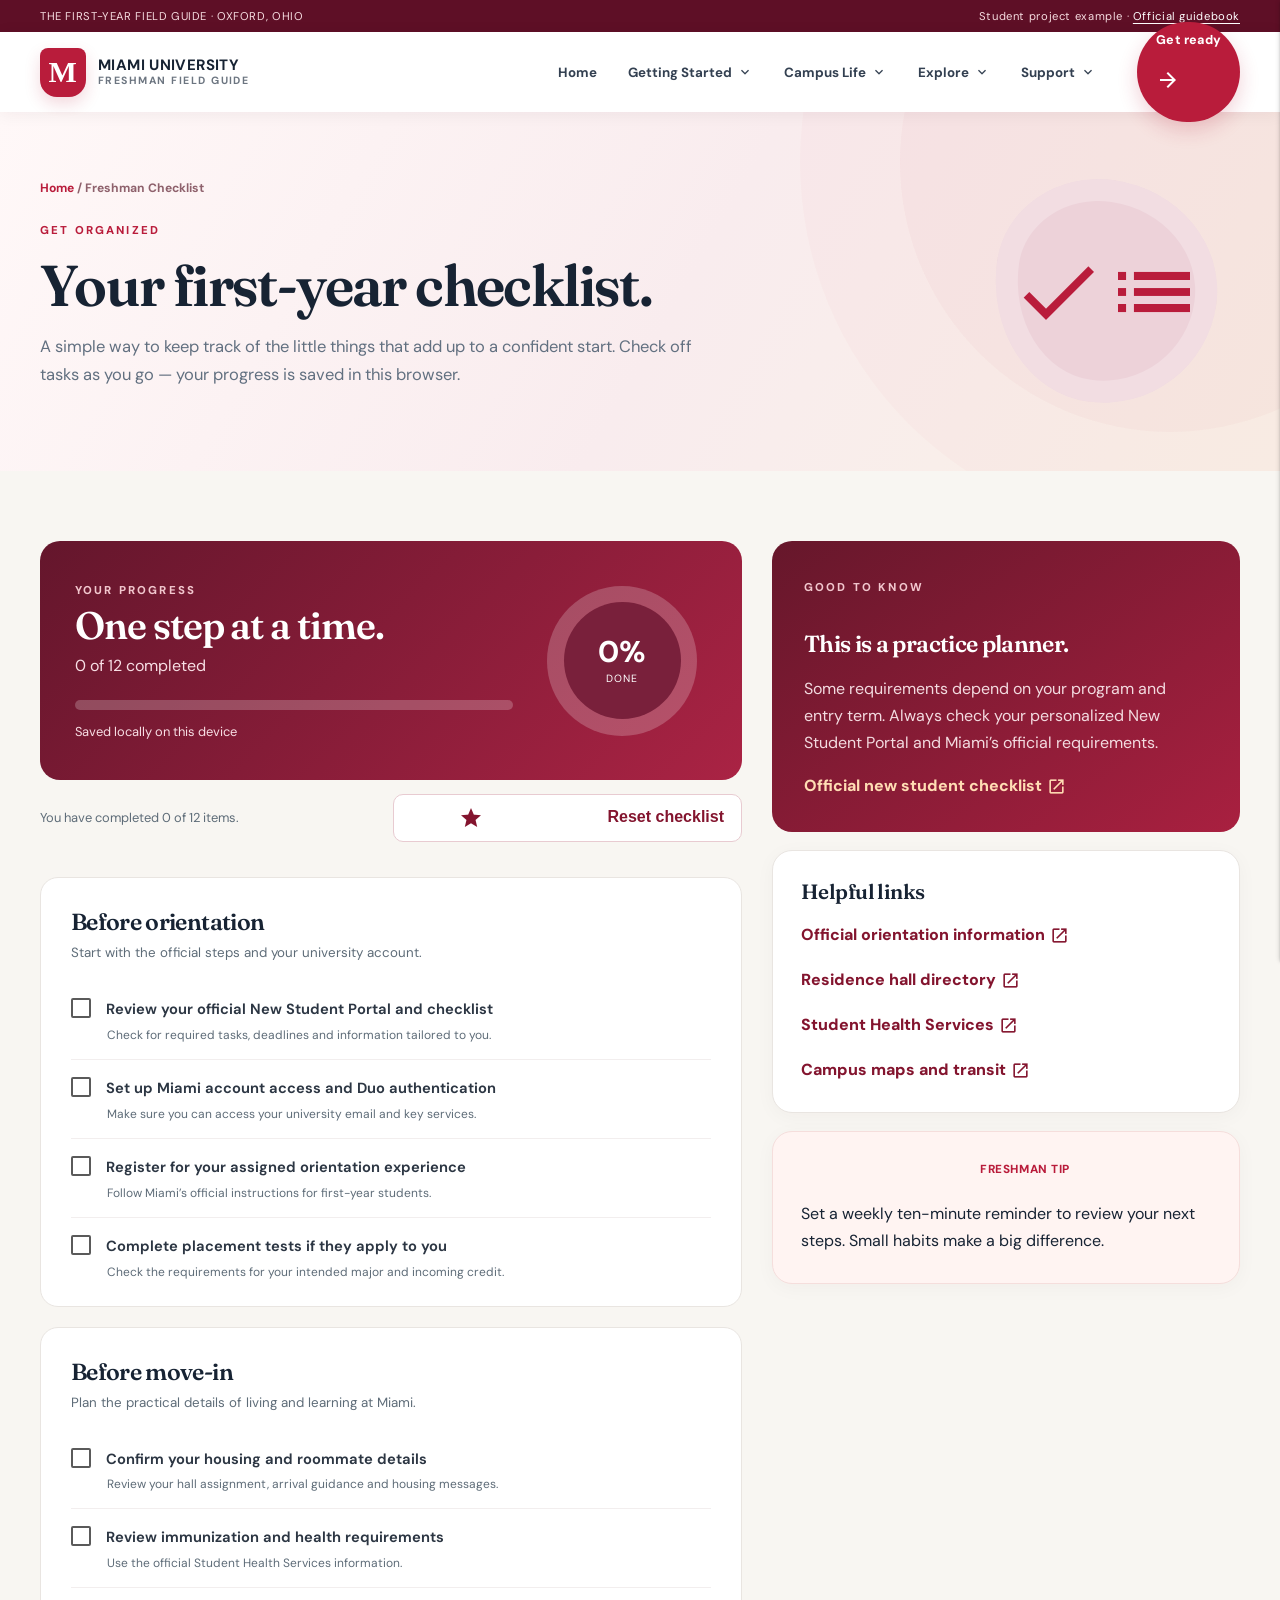
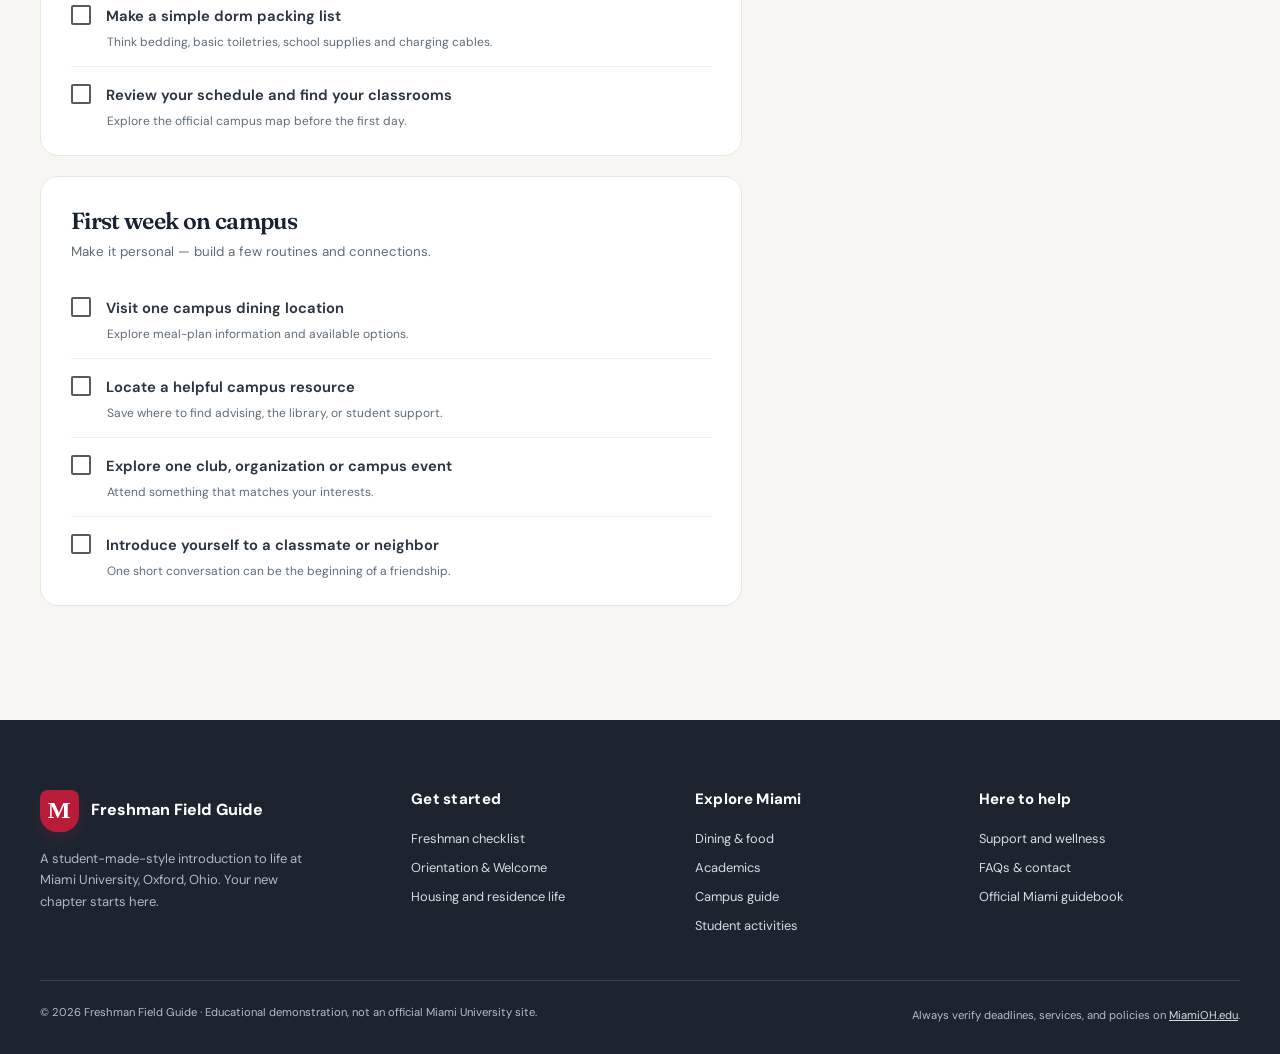
<file: checklist.html>
<!DOCTYPE html>
<html lang="en">

<head>
    <meta charset="utf-8" />
    <meta name="viewport" content="width=device-width, initial-scale=1.0" />
    <title>Freshman Checklist | Miami Freshman Field Guide</title>
    <meta name="description" content="An interactive first-year checklist with saved progress." />
    <link rel="icon" type="image/svg+xml" href="assets/favicon.svg" />
    <link rel="preconnect" href="https://fonts.googleapis.com" />
    <link rel="preconnect" href="https://fonts.gstatic.com" crossorigin />
    <link href="https://fonts.googleapis.com/css2?family=DM+Sans:wght@400;500;600;700;800&family=Fraunces:opsz,wght@9..144,500;9..144,600;9..144,700&display=swap" rel="stylesheet" />
    <link href="https://fonts.googleapis.com/icon?family=Material+Icons" rel="stylesheet" />
    <!-- Materialize CSS 1.0.0, from the official getting-started documentation -->
    <link rel="stylesheet" href="https://cdnjs.cloudflare.com/ajax/libs/materialize/1.0.0/css/materialize.min.css" />
    <link rel="stylesheet" href="css/styles.css" />
</head>

<body>
    <a href="#main-content" class="skip-link">Skip to content</a>
    <div class="site-topline">
        <div class="container"><span>THE FIRST-YEAR FIELD GUIDE · OXFORD, OHIO</span><span class="topline-right">Student project example · <a href="https://miamioh.edu/life-at-miami/new-students-orientation/orientation/guidebook/" target="_blank" rel="noopener noreferrer">Official guidebook</a></span></div>
    </div>
    <nav id="site-nav" aria-label="Primary navigation">
        <div class="nav-wrapper container">
            <a href="index.html" class="brand-link" aria-label="Miami Freshman Guide homepage"><span class="brand-mark" aria-hidden="true">M</span><span class="brand-wordmark"><b>MIAMI UNIVERSITY</b><small>FRESHMAN FIELD GUIDE</small></span></a>
            <div class="desktop-links"><a href="index.html" class="">Home</a><a href="#!" class="dropdown-trigger" data-target="drop-0" aria-label="Getting Started menu">Getting Started <i class="material-icons" aria-hidden="true">expand_more</i></a><a href="#!" class="dropdown-trigger" data-target="drop-1" aria-label="Campus Life menu">Campus Life <i class="material-icons" aria-hidden="true">expand_more</i></a><a href="#!" class="dropdown-trigger" data-target="drop-2" aria-label="Explore menu">Explore <i class="material-icons" aria-hidden="true">expand_more</i></a><a href="#!" class="dropdown-trigger" data-target="drop-3" aria-label="Support menu">Support <i class="material-icons" aria-hidden="true">expand_more</i></a></div><a class="nav-cta waves-effect waves-light" href="checklist.html">Get ready <i class="material-icons" aria-hidden="true">arrow_forward</i></a>
            <button type="button" class="menu-button sidenav-trigger" data-target="mobile-nav" aria-label="Open mobile menu" aria-controls="mobile-nav"><i class="material-icons" aria-hidden="true">menu</i></button>
        </div>
    </nav>
    <ul id="drop-0" class="dropdown-content">
        <li><a href="checklist.html">Freshman checklist</a></li>
        <li><a href="orientation.html">Orientation & Welcome</a></li>
    </ul>
    <ul id="drop-1" class="dropdown-content">
        <li><a href="housing.html">Housing & residence life</a></li>
        <li><a href="dining.html">Dining & food</a></li>
        <li><a href="activities.html">Clubs & activities</a></li>
    </ul>
    <ul id="drop-2" class="dropdown-content">
        <li><a href="academics.html">Academics & registration</a></li>
        <li><a href="campus.html">Campus & transportation</a></li>
        <li><a href="oxford.html">Oxford</a></li>
    </ul>
    <ul id="drop-3" class="dropdown-content">
        <li><a href="support.html">Health & wellness</a></li>
        <li><a href="faq.html">FAQs & contact</a></li>
    </ul>
    <ul class="sidenav" id="mobile-nav" aria-label="Mobile navigation">
        <li>
            <div class="mobile-header"><b>MIAMI FIELD GUIDE</b>
                <p>Everything you need for day one.</p>
            </div>
        </li>
        <li><a href="index.html" class=""><i class="material-icons" aria-hidden="true">home</i> Home</a></li>
        <li>
            <div class="subnav-label">Get started</div>
        </li>
        <li><a href="checklist.html" class="active"><i class="material-icons" aria-hidden="true">checklist</i> Freshman Checklist</a></li>
        <li><a href="orientation.html" class=""><i class="material-icons" aria-hidden="true">event</i> Orientation & Welcome</a></li>
        <li>
            <div class="subnav-label">Campus life</div>
        </li>
        <li><a href="housing.html" class=""><i class="material-icons" aria-hidden="true">hotel</i> Housing & Residence Life</a></li>
        <li><a href="dining.html" class=""><i class="material-icons" aria-hidden="true">restaurant</i> Dining & Food</a></li>
        <li>
            <div class="subnav-label">Academics</div>
        </li>
        <li><a href="academics.html" class=""><i class="material-icons" aria-hidden="true">school</i> Academics & Registration</a></li>
        <li><a href="campus.html" class=""><i class="material-icons" aria-hidden="true">map</i> Campus & Transportation</a></li>
        <li>
            <div class="subnav-label">Explore</div>
        </li>
        <li><a href="activities.html" class=""><i class="material-icons" aria-hidden="true">groups</i> Clubs & Activities</a></li>
        <li><a href="support.html" class=""><i class="material-icons" aria-hidden="true">favorite</i> Wellness & Support</a></li>
        <li>
            <div class="subnav-label">Ask</div>
        </li>
        <li><a href="faq.html" class=""><i class="material-icons" aria-hidden="true">help_outline</i> FAQs & Contact</a></li>
    </ul>
    <main id="main-content">
        <section class="page-hero">
            <div class="container page-hero-grid">
                <div>
                    <div class="breadcrumbs"><a href="index.html">Home</a> / Freshman Checklist</div><span class="eyebrow">GET ORGANIZED</span>
                    <h1>Your first-year checklist.</h1>
                    <p>A simple way to keep track of the little things that add up to a confident start. Check off tasks as you go — your progress is saved in this browser.</p>
                </div>
                <div class="page-hero-icon" aria-hidden="true"><i class="material-icons" aria-hidden="true">checklist</i></div>
            </div>
        </section>
        <div class="container page-main">
            <div class="split-col">
                <div>
                    <div class="progress-wrap">
                        <div><span class="eyebrow light">YOUR PROGRESS</span>
                            <h2>One step at a time.</h2>
                            <p id="completedNumber">0 of 12 completed</p>
                            <div class="progress">
                                <div id="checklistProgress" class="determinate" style="width:0%"></div>
                            </div><span class="small-note" style="color:#f8dfe5">Saved locally on this device</span>
                        </div>
                        <div class="progress-donut" id="progressDonut" role="progressbar" aria-label="Checklist completion" aria-valuemin="0" aria-valuemax="100" aria-valuenow="0">
                            <div class="progress-donut-inner"><b id="completedPercent">0%</b><small>done</small></div>
                        </div>
                    </div>
                    <div class="checklist-actions"><span id="checklistAnnouncement" class="small-note" role="status" aria-live="polite">You have completed 0 of 12 items.</span><button type="button" class="reset-btn" id="resetChecklist"><i class="material-icons" aria-hidden="true">restart_alt</i> Reset checklist</button></div>
                    <div data-checklist>
                        <section class="checklist-group">
                            <h3>Before orientation</h3>
                            <p class="group-subtitle">Start with the official steps and your university account.</p>
                            <div class="check-item"><label for="ck-access"><input id="ck-access" class="filled-in" type="checkbox" /><span>Review your official New Student Portal and checklist</span></label><small>Check for required tasks, deadlines and information tailored to you.</small></div>
                            <div class="check-item"><label for="ck-duo"><input id="ck-duo" class="filled-in" type="checkbox" /><span>Set up Miami account access and Duo authentication</span></label><small>Make sure you can access your university email and key services.</small></div>
                            <div class="check-item"><label for="ck-orientation"><input id="ck-orientation" class="filled-in" type="checkbox" /><span>Register for your assigned orientation experience</span></label><small>Follow Miami’s official instructions for first-year students.</small></div>
                            <div class="check-item"><label for="ck-placement"><input id="ck-placement" class="filled-in" type="checkbox" /><span>Complete placement tests if they apply to you</span></label><small>Check the requirements for your intended major and incoming credit.</small></div>
                        </section>
                        <section class="checklist-group">
                            <h3>Before move-in</h3>
                            <p class="group-subtitle">Plan the practical details of living and learning at Miami.</p>
                            <div class="check-item"><label for="ck-housing"><input id="ck-housing" class="filled-in" type="checkbox" /><span>Confirm your housing and roommate details</span></label><small>Review your hall assignment, arrival guidance and housing messages.</small></div>
                            <div class="check-item"><label for="ck-health"><input id="ck-health" class="filled-in" type="checkbox" /><span>Review immunization and health requirements</span></label><small>Use the official Student Health Services information.</small></div>
                            <div class="check-item"><label for="ck-packing"><input id="ck-packing" class="filled-in" type="checkbox" /><span>Make a simple dorm packing list</span></label><small>Think bedding, basic toiletries, school supplies and charging cables.</small></div>
                            <div class="check-item"><label for="ck-classes"><input id="ck-classes" class="filled-in" type="checkbox" /><span>Review your schedule and find your classrooms</span></label><small>Explore the official campus map before the first day.</small></div>
                        </section>
                        <section class="checklist-group">
                            <h3>First week on campus</h3>
                            <p class="group-subtitle">Make it personal — build a few routines and connections.</p>
                            <div class="check-item"><label for="ck-dining"><input id="ck-dining" class="filled-in" type="checkbox" /><span>Visit one campus dining location</span></label><small>Explore meal-plan information and available options.</small></div>
                            <div class="check-item"><label for="ck-help"><input id="ck-help" class="filled-in" type="checkbox" /><span>Locate a helpful campus resource</span></label><small>Save where to find advising, the library, or student support.</small></div>
                            <div class="check-item"><label for="ck-clubs"><input id="ck-clubs" class="filled-in" type="checkbox" /><span>Explore one club, organization or campus event</span></label><small>Attend something that matches your interests.</small></div>
                            <div class="check-item"><label for="ck-hello"><input id="ck-hello" class="filled-in" type="checkbox" /><span>Introduce yourself to a classmate or neighbor</span></label><small>One short conversation can be the beginning of a friendship.</small></div>
                        </section>
                    </div>
                </div>
                <aside class="stack">
                    <div class="panel-highlight"><span class="eyebrow light">GOOD TO KNOW</span>
                        <h3>This is a practice planner.</h3>
                        <p>Some requirements depend on your program and entry term. Always check your personalized New Student Portal and Miami’s official requirements.</p><a class="text-link" href="https://miamioh.edu/life-at-miami/new-students-orientation/transition/new-student-checklist/" target="_blank" rel="noopener noreferrer">Official new student checklist <i class="material-icons" aria-hidden="true">open_in_new</i></a>
                    </div>
                    <div class="panel">
                        <h3>Helpful links</h3>
                        <div class="stack"><a class="text-link" href="https://miamioh.edu/life-at-miami/new-students-orientation/orientation/first-year-orientation/" target="_blank" rel="noopener noreferrer">Official orientation information <i class="material-icons" aria-hidden="true">open_in_new</i></a><a class="text-link" href="https://miamioh.edu/life-at-miami/living-on-campus/housing/residence-halls/" target="_blank" rel="noopener noreferrer">Residence hall directory <i class="material-icons" aria-hidden="true">open_in_new</i></a><a class="text-link" href="https://miamioh.edu/life-at-miami/health-well-being/student-health-services/" target="_blank" rel="noopener noreferrer">Student Health Services <i class="material-icons" aria-hidden="true">open_in_new</i></a><a class="text-link" href="https://miamioh.edu/visit-miami/oxford-campus/maps-parking-and-transit.html" target="_blank" rel="noopener noreferrer">Campus maps and transit <i class="material-icons" aria-hidden="true">open_in_new</i></a></div>
                    </div>
                    <div class="panel soft"><span class="icon-label"><i class="material-icons" aria-hidden="true">lightbulb</i> FRESHMAN TIP</span>
                        <p style="margin-top:13px">Set a weekly ten-minute reminder to review your next steps. Small habits make a big difference.</p>
                    </div>
                </aside>
            </div>
        </div>
    </main>
    <footer class="site-footer">
        <div class="container">
            <div class="footer-grid">
                <div>
                    <div class="footer-brand"><span class="brand-mark" aria-hidden="true">M</span><span>Freshman Field Guide</span></div>
                    <p>A student-made-style introduction to life at Miami University, Oxford, Ohio. Your new chapter starts here.</p>
                </div>
                <div>
                    <h3>Get started</h3><a href="checklist.html">Freshman checklist</a><a href="orientation.html">Orientation & Welcome</a><a href="housing.html">Housing and residence life</a>
                </div>
                <div>
                    <h3>Explore Miami</h3><a href="dining.html">Dining & food</a><a href="academics.html">Academics</a><a href="campus.html">Campus guide</a><a href="activities.html">Student activities</a>
                </div>
                <div>
                    <h3>Here to help</h3><a href="support.html">Support and wellness</a><a href="faq.html">FAQs & contact</a><a href="https://miamioh.edu/life-at-miami/new-students-orientation/orientation/guidebook/" target="_blank" rel="noopener noreferrer">Official Miami guidebook</a>
                </div>
            </div>
            <div class="footer-bottom"><span>© 2026 Freshman Field Guide · Educational demonstration, not an official Miami University site.</span><span>Always verify deadlines, services, and policies on <a href="https://miamioh.edu/" target="_blank" rel="noopener noreferrer">MiamiOH.edu</a>.</span></div>
        </div>
    </footer>
    <!-- Materialize JavaScript must load before our custom JavaScript -->
    <script src="https://cdnjs.cloudflare.com/ajax/libs/materialize/1.0.0/js/materialize.min.js"></script>
    <script src="js/main.js"></script>
</body>

</html>
</file>
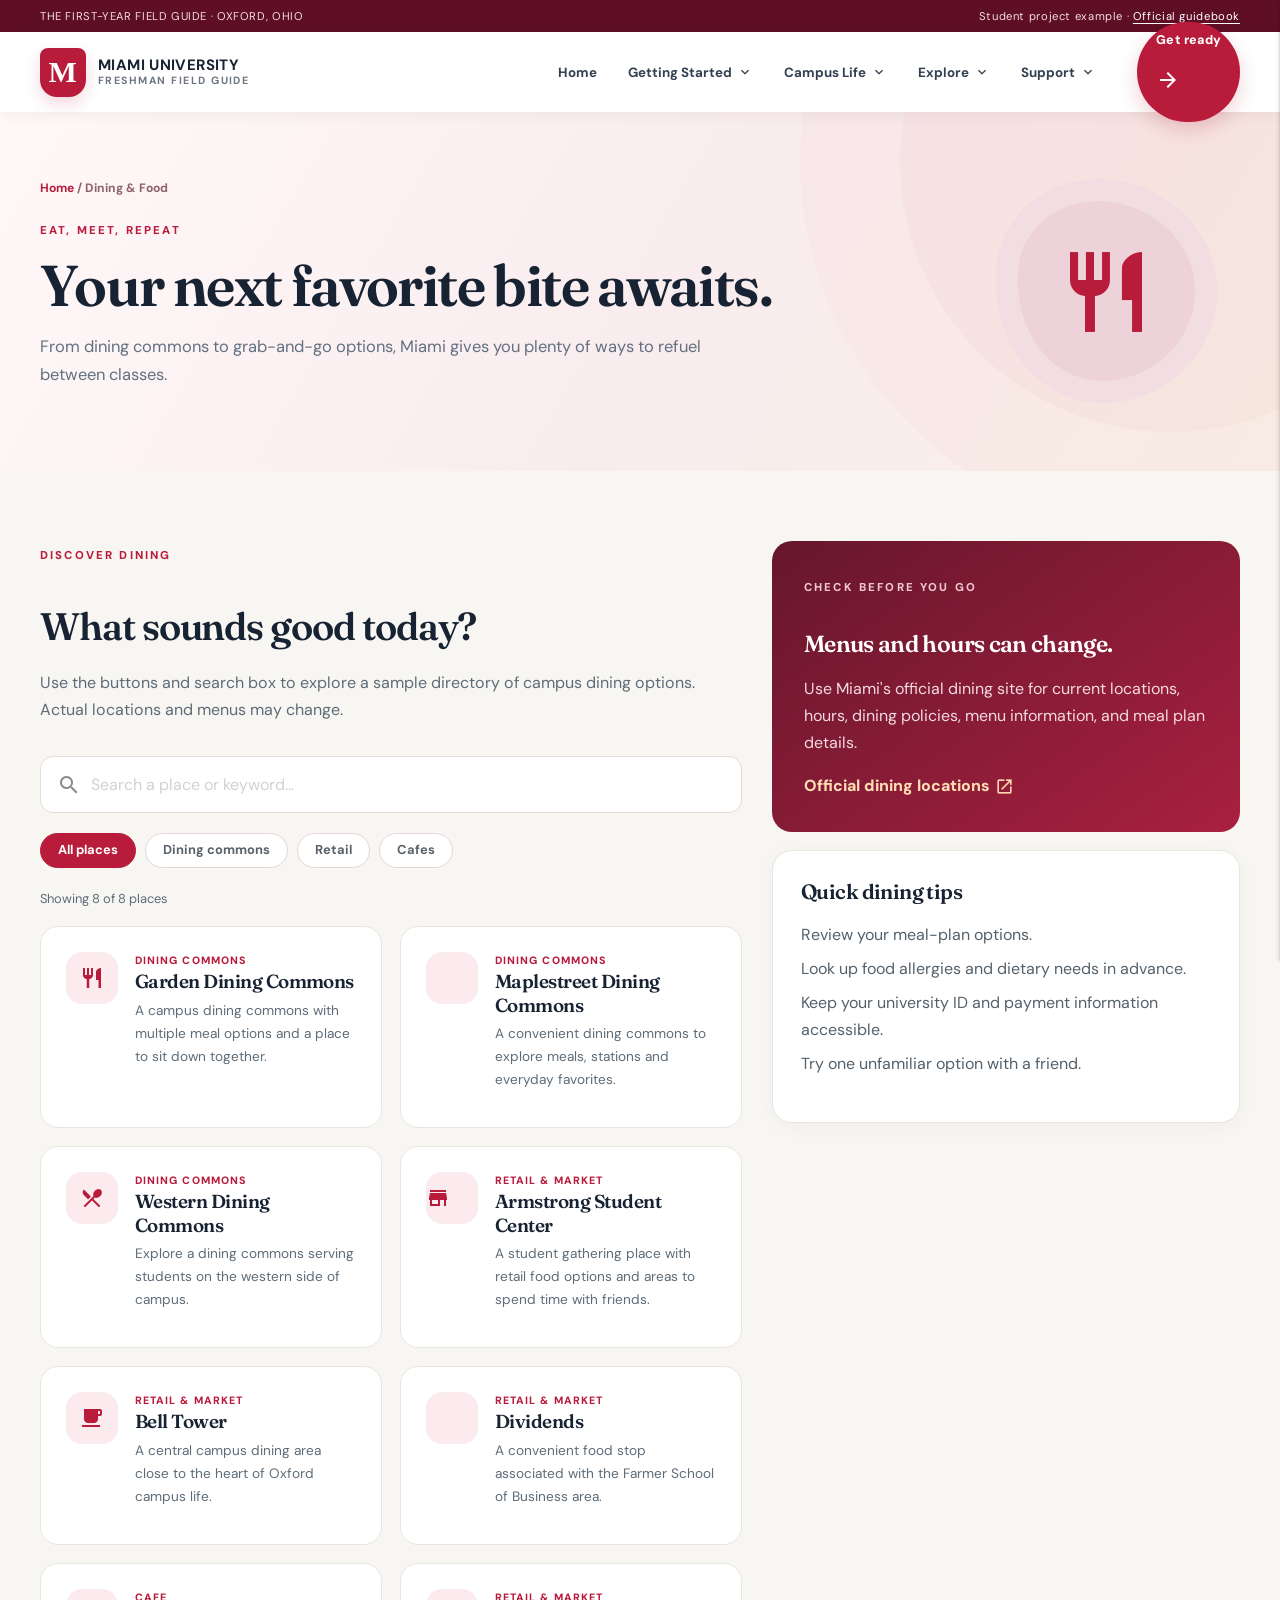
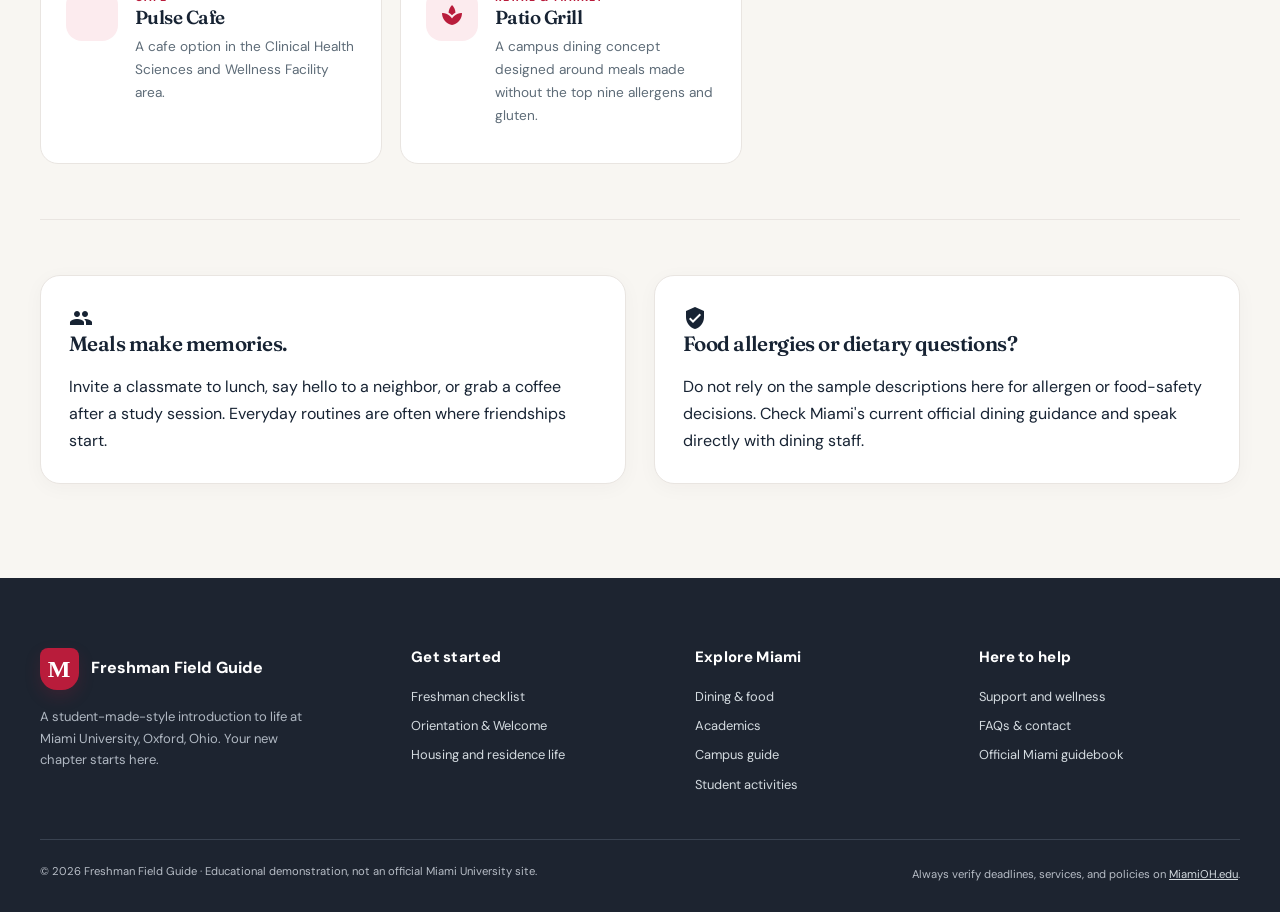
<file: dining.html>
<!DOCTYPE html>
<html lang="en">

<head>
    <meta charset="utf-8" />
    <meta name="viewport" content="width=device-width, initial-scale=1.0" />
    <title>Dining &amp; Food | Miami Freshman Field Guide</title>
    <meta name="description" content="Filter and search campus dining locations with JavaScript." />
    <link rel="icon" type="image/svg+xml" href="assets/favicon.svg" />
    <link rel="preconnect" href="https://fonts.googleapis.com" />
    <link rel="preconnect" href="https://fonts.gstatic.com" crossorigin />
    <link href="https://fonts.googleapis.com/css2?family=DM+Sans:wght@400;500;600;700;800&family=Fraunces:opsz,wght@9..144,500;9..144,600;9..144,700&display=swap" rel="stylesheet" />
    <link href="https://fonts.googleapis.com/icon?family=Material+Icons" rel="stylesheet" />
    <!-- Materialize CSS 1.0.0, from the official getting-started documentation -->
    <link rel="stylesheet" href="https://cdnjs.cloudflare.com/ajax/libs/materialize/1.0.0/css/materialize.min.css" />
    <link rel="stylesheet" href="css/styles.css" />
</head>

<body>
    <a href="#main-content" class="skip-link">Skip to content</a>
    <div class="site-topline">
        <div class="container"><span>THE FIRST-YEAR FIELD GUIDE · OXFORD, OHIO</span><span class="topline-right">Student project example · <a href="https://miamioh.edu/life-at-miami/new-students-orientation/orientation/guidebook/" target="_blank" rel="noopener noreferrer">Official guidebook</a></span></div>
    </div>
    <nav id="site-nav" aria-label="Primary navigation">
        <div class="nav-wrapper container">
            <a href="index.html" class="brand-link" aria-label="Miami Freshman Guide homepage"><span class="brand-mark" aria-hidden="true">M</span><span class="brand-wordmark"><b>MIAMI UNIVERSITY</b><small>FRESHMAN FIELD GUIDE</small></span></a>
            <div class="desktop-links"><a href="index.html" class="">Home</a><a href="#!" class="dropdown-trigger" data-target="drop-0" aria-label="Getting Started menu">Getting Started <i class="material-icons" aria-hidden="true">expand_more</i></a><a href="#!" class="dropdown-trigger" data-target="drop-1" aria-label="Campus Life menu">Campus Life <i class="material-icons" aria-hidden="true">expand_more</i></a><a href="#!" class="dropdown-trigger" data-target="drop-2" aria-label="Explore menu">Explore <i class="material-icons" aria-hidden="true">expand_more</i></a><a href="#!" class="dropdown-trigger" data-target="drop-3" aria-label="Support menu">Support <i class="material-icons" aria-hidden="true">expand_more</i></a></div><a class="nav-cta waves-effect waves-light" href="checklist.html">Get ready <i class="material-icons" aria-hidden="true">arrow_forward</i></a>
            <button type="button" class="menu-button sidenav-trigger" data-target="mobile-nav" aria-label="Open mobile menu" aria-controls="mobile-nav"><i class="material-icons" aria-hidden="true">menu</i></button>
        </div>
    </nav>
    <ul id="drop-0" class="dropdown-content">
        <li><a href="checklist.html">Freshman checklist</a></li>
        <li><a href="orientation.html">Orientation & Welcome</a></li>
    </ul>
    <ul id="drop-1" class="dropdown-content">
        <li><a href="housing.html">Housing & residence life</a></li>
        <li><a href="dining.html">Dining & food</a></li>
        <li><a href="activities.html">Clubs & activities</a></li>
    </ul>
    <ul id="drop-2" class="dropdown-content">
        <li><a href="academics.html">Academics & registration</a></li>
        <li><a href="campus.html">Campus & transportation</a></li>
        <li><a href="oxford.html">Oxford</a></li>   
    </ul>
    <ul id="drop-3" class="dropdown-content">
        <li><a href="support.html">Health & wellness</a></li>
        <li><a href="faq.html">FAQs & contact</a></li>
    </ul>
    <ul class="sidenav" id="mobile-nav" aria-label="Mobile navigation">
        <li>
            <div class="mobile-header"><b>MIAMI FIELD GUIDE</b>
                <p>Everything you need for day one.</p>
            </div>
        </li>
        <li><a href="index.html" class=""><i class="material-icons" aria-hidden="true">home</i> Home</a></li>
        <li>
            <div class="subnav-label">Get started</div>
        </li>
        <li><a href="checklist.html" class=""><i class="material-icons" aria-hidden="true">checklist</i> Freshman Checklist</a></li>
        <li><a href="orientation.html" class=""><i class="material-icons" aria-hidden="true">event</i> Orientation & Welcome</a></li>
        <li>
            <div class="subnav-label">Campus life</div>
        </li>
        <li><a href="housing.html" class=""><i class="material-icons" aria-hidden="true">hotel</i> Housing & Residence Life</a></li>
        <li><a href="dining.html" class="active"><i class="material-icons" aria-hidden="true">restaurant</i> Dining & Food</a></li>
        <li>
            <div class="subnav-label">Academics</div>
        </li>
        <li><a href="academics.html" class=""><i class="material-icons" aria-hidden="true">school</i> Academics & Registration</a></li>
        <li><a href="campus.html" class=""><i class="material-icons" aria-hidden="true">map</i> Campus & Transportation</a></li>
        <li>
            <div class="subnav-label">Explore</div>
        </li>
        <li><a href="activities.html" class=""><i class="material-icons" aria-hidden="true">groups</i> Clubs & Activities</a></li>
        <li><a href="support.html" class=""><i class="material-icons" aria-hidden="true">favorite</i> Wellness & Support</a></li>
        <li>
            <div class="subnav-label">Ask</div>
        </li>
        <li><a href="faq.html" class=""><i class="material-icons" aria-hidden="true">help_outline</i> FAQs & Contact</a></li>
    </ul>
    <main id="main-content">
        <section class="page-hero">
            <div class="container page-hero-grid">
                <div>
                    <div class="breadcrumbs"><a href="index.html">Home</a> / Dining &amp; Food</div><span class="eyebrow">EAT, MEET, REPEAT</span>
                    <h1>Your next favorite bite awaits.</h1>
                    <p>From dining commons to grab-and-go options, Miami gives you plenty of ways to refuel between classes.</p>
                </div>
                <div class="page-hero-icon" aria-hidden="true"><i class="material-icons" aria-hidden="true">restaurant</i></div>
            </div>
        </section>
        <div class="container page-main">
            <div class="split-col">
                <div>
                    <div class="section-header"><span class="eyebrow">DISCOVER DINING</span>
                        <h2>What sounds good today?</h2>
                        <p>Use the buttons and search box to explore a sample directory of campus dining options. Actual locations and menus may change.</p>
                    </div>
                    <div data-dining-root>
                        <div class="search-field"><label class="sr-only" for="diningSearch">Search dining locations</label><i class="material-icons" aria-hidden="true">search</i><input type="search" id="diningSearch" placeholder="Search a place or keyword…" autocomplete="off" /></div>
                        <div class="filter-bar" aria-label="Filter dining locations"><button type="button" class="filter-btn active" data-filter="all" aria-pressed="true">All places</button><button type="button" class="filter-btn" data-filter="commons" aria-pressed="false">Dining commons</button><button type="button" class="filter-btn" data-filter="retail" aria-pressed="false">Retail</button><button type="button" class="filter-btn" data-filter="cafe" aria-pressed="false">Cafes</button></div>
                        <p id="diningResultCount" class="result-count" aria-live="polite">Showing 8 of 8 places</p>
                        <div class="directory-grid">
                            <article class="directory-card" data-dining-category="commons" data-keywords="dining meal swipes buffet">
                                <div class="round-icon"><i class="material-icons" aria-hidden="true">restaurant</i></div>
                                <div>
                                    <div class="microtag">DINING COMMONS</div>
                                    <h3>Garden Dining Commons</h3>
                                    <p>A campus dining commons with multiple meal options and a place to sit down together.</p>
                                </div>
                            </article>
                            <article class="directory-card" data-dining-category="commons" data-keywords="maple street buffet">
                                <div class="round-icon"><i class="material-icons" aria-hidden="true">ramen_dining</i></div>
                                <div>
                                    <div class="microtag">DINING COMMONS</div>
                                    <h3>Maplestreet Dining Commons</h3>
                                    <p>A convenient dining commons to explore meals, stations and everyday favorites.</p>
                                </div>
                            </article>
                            <article class="directory-card" data-dining-category="commons" data-keywords="western meals">
                                <div class="round-icon"><i class="material-icons" aria-hidden="true">local_dining</i></div>
                                <div>
                                    <div class="microtag">DINING COMMONS</div>
                                    <h3>Western Dining Commons</h3>
                                    <p>Explore a dining commons serving students on the western side of campus.</p>
                                </div>
                            </article>
                            <article class="directory-card" data-dining-category="retail" data-keywords="food student center retail">
                                <div class="round-icon"><i class="material-icons" aria-hidden="true">storefront</i></div>
                                <div>
                                    <div class="microtag">RETAIL &amp; MARKET</div>
                                    <h3>Armstrong Student Center</h3>
                                    <p>A student gathering place with retail food options and areas to spend time with friends.</p>
                                </div>
                            </article>
                            <article class="directory-card" data-dining-category="retail" data-keywords="bell tower high street retail">
                                <div class="round-icon"><i class="material-icons" aria-hidden="true">local_cafe</i></div>
                                <div>
                                    <div class="microtag">RETAIL &amp; MARKET</div>
                                    <h3>Bell Tower</h3>
                                    <p>A central campus dining area close to the heart of Oxford campus life.</p>
                                </div>
                            </article>
                            <article class="directory-card" data-dining-category="retail" data-keywords="business cafe lunch retail">
                                <div class="round-icon"><i class="material-icons" aria-hidden="true">lunch_dining</i></div>
                                <div>
                                    <div class="microtag">RETAIL &amp; MARKET</div>
                                    <h3>Dividends</h3>
                                    <p>A convenient food stop associated with the Farmer School of Business area.</p>
                                </div>
                            </article>
                            <article class="directory-card" data-dining-category="cafe" data-keywords="coffee pulse wellness">
                                <div class="round-icon"><i class="material-icons" aria-hidden="true">coffee</i></div>
                                <div>
                                    <div class="microtag">CAFE</div>
                                    <h3>Pulse Cafe</h3>
                                    <p>A cafe option in the Clinical Health Sciences and Wellness Facility area.</p>
                                </div>
                            </article>
                            <article class="directory-card" data-dining-category="retail" data-keywords="allergen friendly gluten-free">
                                <div class="round-icon"><i class="material-icons" aria-hidden="true">spa</i></div>
                                <div>
                                    <div class="microtag">RETAIL &amp; MARKET</div>
                                    <h3>Patio Grill</h3>
                                    <p>A campus dining concept designed around meals made without the top nine allergens and gluten.</p>
                                </div>
                            </article>
                        </div>
                        <p id="diningNoResults" class="no-results" hidden>No places match that search. Try a different term or category.</p>
                    </div>
                </div>
                <aside class="stack">
                    <div class="panel-highlight"><span class="eyebrow light">CHECK BEFORE YOU GO</span>
                        <h3>Menus and hours can change.</h3>
                        <p>Use Miami's official dining site for current locations, hours, dining policies, menu information, and meal plan details.</p><a class="text-link" href="https://miamioh.edu/life-at-miami/living-on-campus/dining/places-to-eat/" target="_blank" rel="noopener noreferrer">Official dining locations <i class="material-icons" aria-hidden="true">open_in_new</i></a>
                    </div>
                    <div class="panel">
                        <h3>Quick dining tips</h3>
                        <ul class="clean-list">
                            <li>Review your meal-plan options.</li>
                            <li>Look up food allergies and dietary needs in advance.</li>
                            <li>Keep your university ID and payment information accessible.</li>
                            <li>Try one unfamiliar option with a friend.</li>
                        </ul>
                    </div>
                </aside>
            </div>
            <hr class="section-break" />
            <div class="two-col">
                <div class="panel"><i class="material-icons" aria-hidden="true">people</i>
                    <h3>Meals make memories.</h3>
                    <p>Invite a classmate to lunch, say hello to a neighbor, or grab a coffee after a study session. Everyday routines are often where friendships start.</p>
                </div>
                <div class="panel"><i class="material-icons" aria-hidden="true">verified_user</i>
                    <h3>Food allergies or dietary questions?</h3>
                    <p>Do not rely on the sample descriptions here for allergen or food-safety decisions. Check Miami's current official dining guidance and speak directly with dining staff.</p>
                </div>
            </div>
        </div>
    </main>
    <footer class="site-footer">
        <div class="container">
            <div class="footer-grid">
                <div>
                    <div class="footer-brand"><span class="brand-mark" aria-hidden="true">M</span><span>Freshman Field Guide</span></div>
                    <p>A student-made-style introduction to life at Miami University, Oxford, Ohio. Your new chapter starts here.</p>
                </div>
                <div>
                    <h3>Get started</h3><a href="checklist.html">Freshman checklist</a><a href="orientation.html">Orientation & Welcome</a><a href="housing.html">Housing and residence life</a>
                </div>
                <div>
                    <h3>Explore Miami</h3><a href="dining.html">Dining & food</a><a href="academics.html">Academics</a><a href="campus.html">Campus guide</a><a href="activities.html">Student activities</a>
                </div>
                <div>
                    <h3>Here to help</h3><a href="support.html">Support and wellness</a><a href="faq.html">FAQs & contact</a><a href="https://miamioh.edu/life-at-miami/new-students-orientation/orientation/guidebook/" target="_blank" rel="noopener noreferrer">Official Miami guidebook</a>
                </div>
            </div>
            <div class="footer-bottom"><span>© 2026 Freshman Field Guide · Educational demonstration, not an official Miami University site.</span><span>Always verify deadlines, services, and policies on <a href="https://miamioh.edu/" target="_blank" rel="noopener noreferrer">MiamiOH.edu</a>.</span></div>
        </div>
    </footer>
    <!-- Materialize JavaScript must load before our custom JavaScript -->
    <script src="https://cdnjs.cloudflare.com/ajax/libs/materialize/1.0.0/js/materialize.min.js"></script>
    <script src="js/main.js"></script>
</body>

</html>
</file>
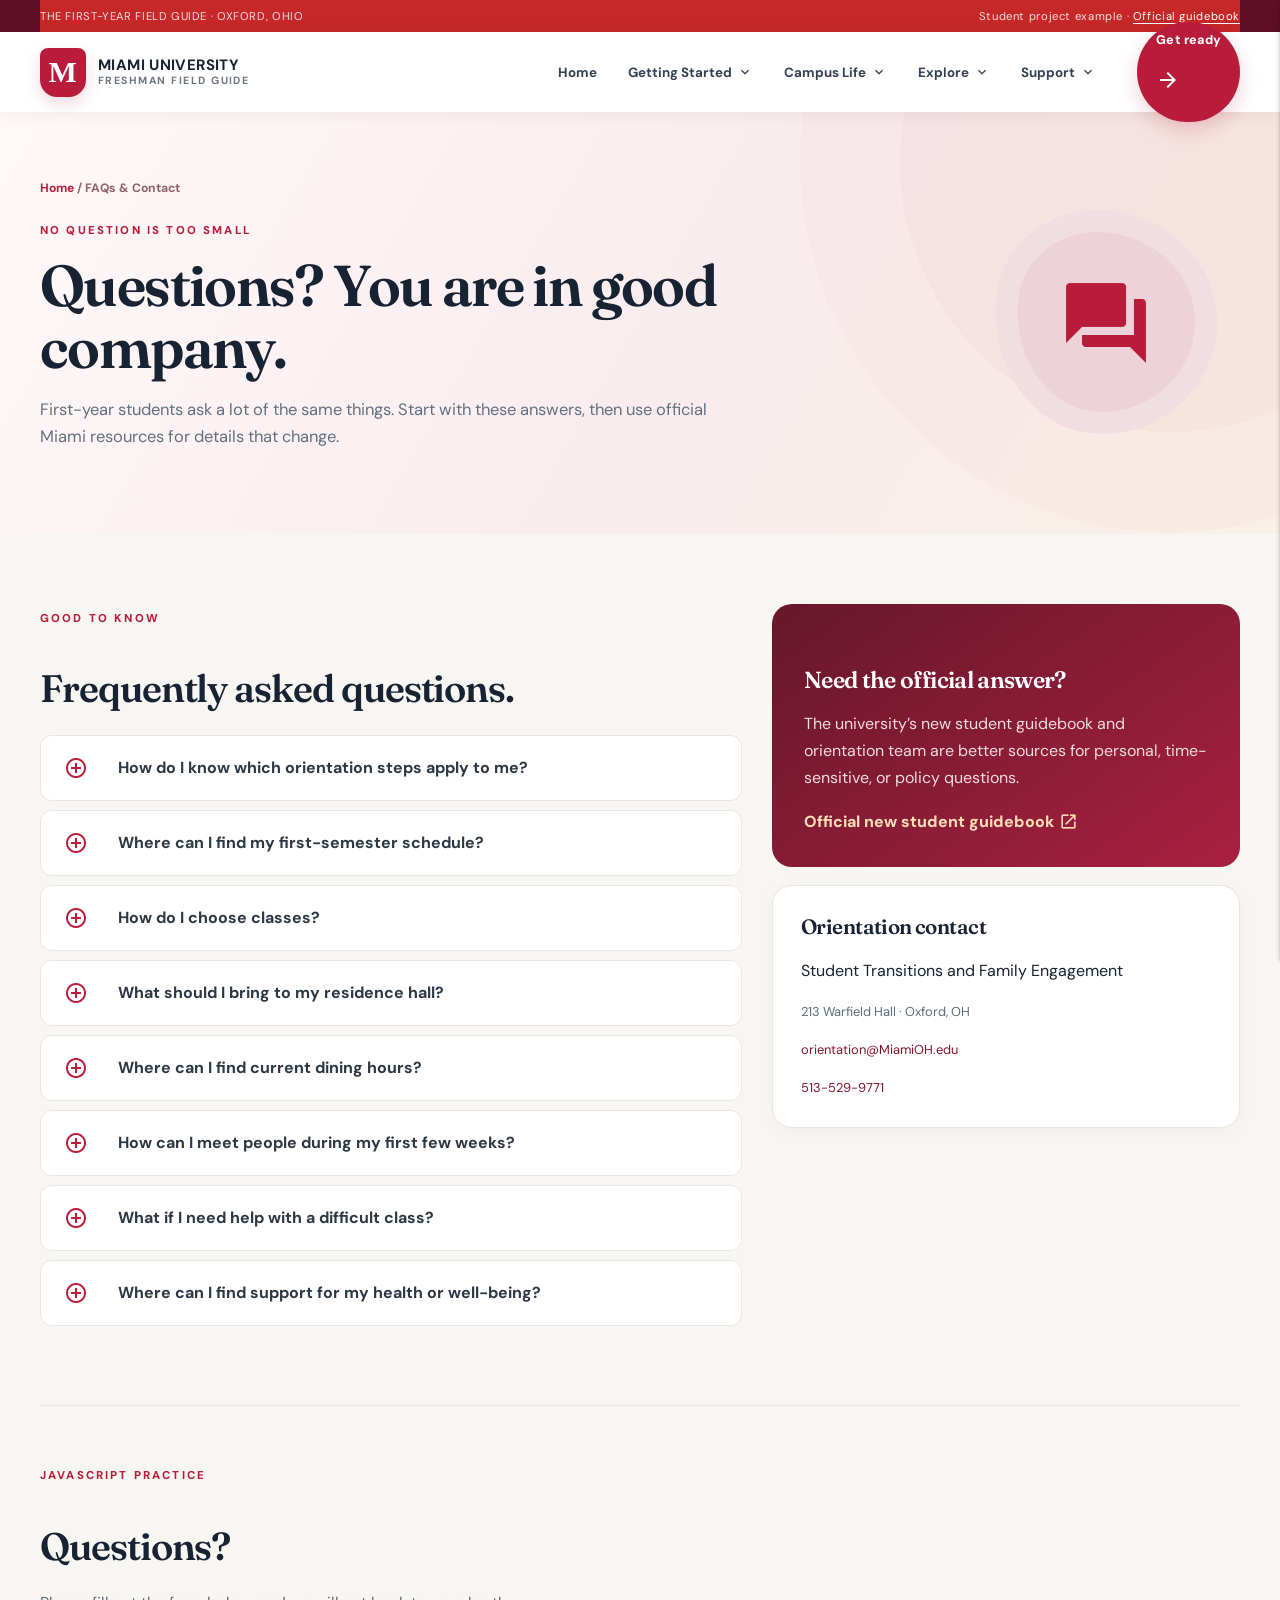
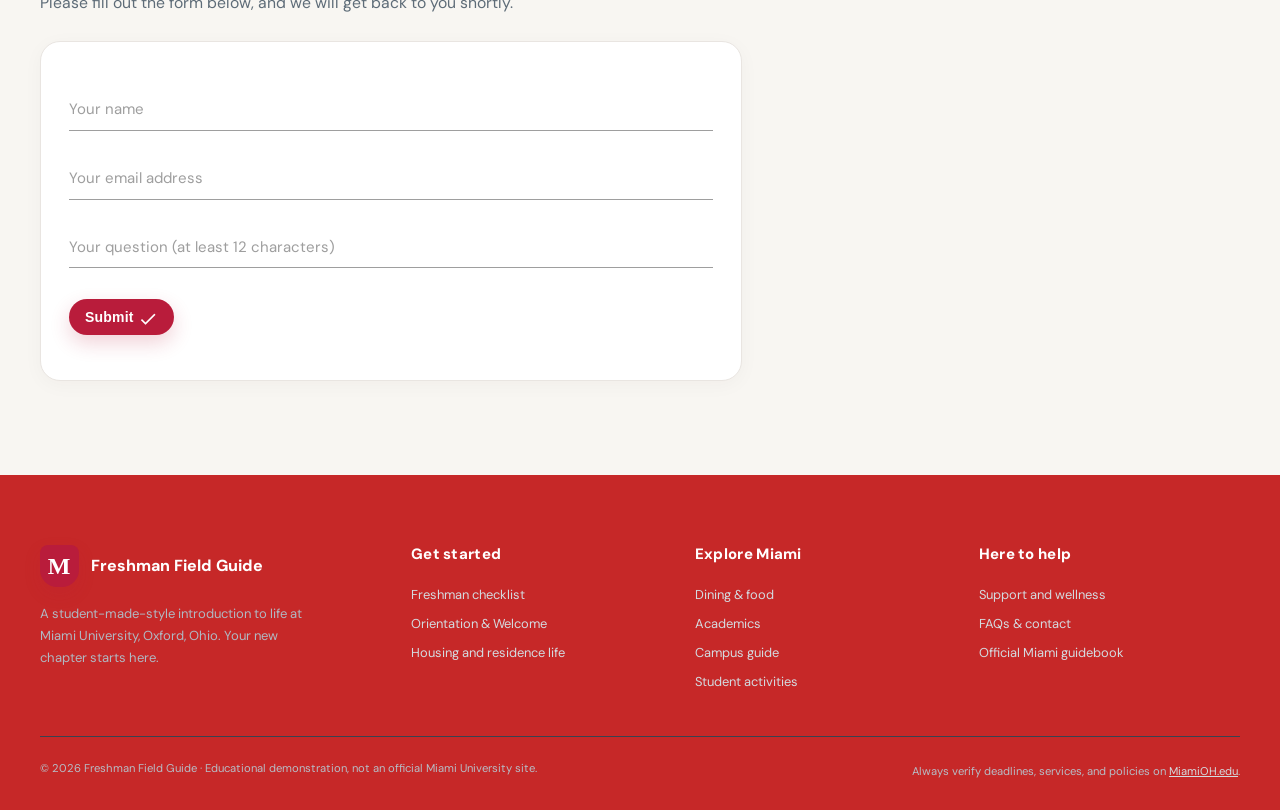
<file: faq.html>
<!DOCTYPE html>
<html lang="en">

<head>
    <meta charset="utf-8" />
    <meta name="viewport" content="width=device-width, initial-scale=1.0" />
    <title>FAQs &amp; Contact | Miami Freshman Field Guide</title>
    <meta name="description" content="Campus FAQ accordion and a working local-only form validation example." />
    <link rel="icon" type="image/svg+xml" href="assets/favicon.svg" />
    <link rel="preconnect" href="https://fonts.googleapis.com" />
    <link rel="preconnect" href="https://fonts.gstatic.com" crossorigin />
    <link href="https://fonts.googleapis.com/css2?family=DM+Sans:wght@400;500;600;700;800&family=Fraunces:opsz,wght@9..144,500;9..144,600;9..144,700&display=swap" rel="stylesheet" />
    <link href="https://fonts.googleapis.com/icon?family=Material+Icons" rel="stylesheet" />
    <!-- Materialize CSS 1.0.0, from the official getting-started documentation -->
    <link rel="stylesheet" href="https://cdnjs.cloudflare.com/ajax/libs/materialize/1.0.0/css/materialize.min.css" />
    <link rel="stylesheet" href="css/styles.css" />
</head>

<body>
    <a href="#main-content" class="skip-link">Skip to content</a>
    <div class="site-topline">
        <div class="container red darken-3"><span>THE FIRST-YEAR FIELD GUIDE · OXFORD, OHIO</span><span class="topline-right">Student project example · <a href="https://miamioh.edu/life-at-miami/new-students-orientation/orientation/guidebook/" target="_blank" rel="noopener noreferrer">Official guidebook</a></span></div>
    </div>
    <nav id="site-nav" aria-label="Primary navigation">
        <div class="nav-wrapper container">
            <a href="index.html" class="brand-link" aria-label="Miami Freshman Guide homepage"><span class="brand-mark" aria-hidden="true">M</span><span class="brand-wordmark"><b>MIAMI UNIVERSITY</b><small>FRESHMAN FIELD GUIDE</small></span></a>
            <div class="desktop-links"><a href="index.html" class="">Home</a><a href="#!" class="dropdown-trigger" data-target="drop-0" aria-label="Getting Started menu">Getting Started <i class="material-icons" aria-hidden="true">expand_more</i></a><a href="#!" class="dropdown-trigger" data-target="drop-1" aria-label="Campus Life menu">Campus Life <i class="material-icons" aria-hidden="true">expand_more</i></a><a href="#!" class="dropdown-trigger" data-target="drop-2" aria-label="Explore menu">Explore <i class="material-icons" aria-hidden="true">expand_more</i></a><a href="#!" class="dropdown-trigger" data-target="drop-3" aria-label="Support menu">Support <i class="material-icons" aria-hidden="true">expand_more</i></a></div><a class="nav-cta waves-effect waves-light" href="checklist.html">Get ready <i class="material-icons" aria-hidden="true">arrow_forward</i></a>
            <button type="button" class="menu-button sidenav-trigger" data-target="mobile-nav" aria-label="Open mobile menu" aria-controls="mobile-nav"><i class="material-icons" aria-hidden="true">menu</i></button>
        </div>
    </nav>
    <ul id="drop-0" class="dropdown-content">
        <li><a href="checklist.html">Freshman checklist</a></li>
        <li><a href="orientation.html">Orientation & Welcome</a></li>
    </ul>
    <ul id="drop-1" class="dropdown-content">
        <li><a href="housing.html">Housing & residence life</a></li>
        <li><a href="dining.html">Dining & food</a></li>
        <li><a href="activities.html">Clubs & activities</a></li>
    </ul>
    <ul id="drop-2" class="dropdown-content">
        <li><a href="academics.html">Academics & registration</a></li>
        <li><a href="campus.html">Campus & transportation</a></li>
        <li><a href="oxford.html">Oxford</a></li>
    </ul>
    <ul id="drop-3" class="dropdown-content">
        <li><a href="support.html">Health & wellness</a></li>
        <li><a href="faq.html">FAQs & contact</a></li>
    </ul>
    <ul class="sidenav" id="mobile-nav" aria-label="Mobile navigation">
        <li>
            <div class="mobile-header"><b>MIAMI FIELD GUIDE</b>
                <p>Everything you need for day one.</p>
            </div>
        </li>
        <li><a href="index.html" class=""><i class="material-icons" aria-hidden="true">home</i> Home</a></li>
        <li>
            <div class="subnav-label">Get started</div>
        </li>
        <li><a href="checklist.html" class=""><i class="material-icons" aria-hidden="true">checklist</i> Freshman Checklist</a></li>
        <li><a href="orientation.html" class=""><i class="material-icons" aria-hidden="true">event</i> Orientation & Welcome</a></li>
        <li>
            <div class="subnav-label">Campus life</div>
        </li>
        <li><a href="housing.html" class=""><i class="material-icons" aria-hidden="true">hotel</i> Housing & Residence Life</a></li>
        <li><a href="dining.html" class=""><i class="material-icons" aria-hidden="true">restaurant</i> Dining & Food</a></li>
        <li>
            <div class="subnav-label">Academics</div>
        </li>
        <li><a href="academics.html" class=""><i class="material-icons" aria-hidden="true">school</i> Academics & Registration</a></li>
        <li><a href="campus.html" class=""><i class="material-icons" aria-hidden="true">map</i> Campus & Transportation</a></li>
        <li>
            <div class="subnav-label">Explore</div>
        </li>
        <li><a href="activities.html" class=""><i class="material-icons" aria-hidden="true">groups</i> Clubs & Activities</a></li>
        <li><a href="support.html" class=""><i class="material-icons" aria-hidden="true">favorite</i> Wellness & Support</a></li>
        <li>
            <div class="subnav-label">Ask</div>
        </li>
        <li><a href="faq.html" class="active"><i class="material-icons" aria-hidden="true">help_outline</i> FAQs & Contact</a></li>
    </ul>
    <main id="main-content">
        <section class="page-hero">
            <div class="container page-hero-grid">
                <div>
                    <div class="breadcrumbs"><a href="index.html">Home</a> / FAQs &amp; Contact</div><span class="eyebrow">NO QUESTION IS TOO SMALL</span>
                    <h1>Questions? You are in good company.</h1>
                    <p>First-year students ask a lot of the same things. Start with these answers, then use official Miami resources for details that change.</p>
                </div>
                <div class="page-hero-icon" aria-hidden="true"><i class="material-icons" aria-hidden="true">forum</i></div>
            </div>
        </section>
        <div class="container page-main">
            <div class="split-col">
                <section><span class="eyebrow">GOOD TO KNOW</span>
                    <h2>Frequently asked questions.</h2>
                    <ul class="collapsible">
                        <li>
                            <div class="collapsible-header"><i class="material-icons" aria-hidden="true">add_circle_outline</i> How do I know which orientation steps apply to me?</div>
                            <div class="collapsible-body">
                                <p>Open your personalized New Student Portal and check Miami’s official first-year orientation page. Your requirements may depend on your entry term or program.</p>
                            </div>
                        </li>
                        <li>
                            <div class="collapsible-header"><i class="material-icons" aria-hidden="true">add_circle_outline</i> Where can I find my first-semester schedule?</div>
                            <div class="collapsible-body">
                                <p>University online services such as myMiami and Banner Self Service provide student academic information. Check with an advisor if you have questions.</p>
                            </div>
                        </li>
                        <li>
                            <div class="collapsible-header"><i class="material-icons" aria-hidden="true">add_circle_outline</i> How do I choose classes?</div>
                            <div class="collapsible-body">
                                <p>Use academic advising and the new student academic guide. Advisors can help you understand requirements, placement results and credit.</p>
                            </div>
                        </li>
                        <li>
                            <div class="collapsible-header"><i class="material-icons" aria-hidden="true">add_circle_outline</i> What should I bring to my residence hall?</div>
                            <div class="collapsible-body">
                                <p>Start with everyday essentials, then verify your hall’s furniture, appliance restrictions, and move-in instructions before buying.</p>
                            </div>
                        </li>
                        <li>
                            <div class="collapsible-header"><i class="material-icons" aria-hidden="true">add_circle_outline</i> Where can I find current dining hours?</div>
                            <div class="collapsible-body">
                                <p>Use Miami’s official Dining Services website. Hours, locations and menus can change.</p>
                            </div>
                        </li>
                        <li>
                            <div class="collapsible-header"><i class="material-icons" aria-hidden="true">add_circle_outline</i> How can I meet people during my first few weeks?</div>
                            <div class="collapsible-body">
                                <p>Attend orientation and Welcome Weekend activities, introduce yourself to neighbors and classmates, and visit an organization meeting.</p>
                            </div>
                        </li>
                        <li>
                            <div class="collapsible-header"><i class="material-icons" aria-hidden="true">add_circle_outline</i> What if I need help with a difficult class?</div>
                            <div class="collapsible-body">
                                <p>Contact your instructor, visit office hours, talk with your advisor, and explore tutoring or coaching through the Rinella Learning Center.</p>
                            </div>
                        </li>
                        <li>
                            <div class="collapsible-header"><i class="material-icons" aria-hidden="true">add_circle_outline</i> Where can I find support for my health or well-being?</div>
                            <div class="collapsible-body">
                                <p>Use official Student Health Services or Student Counseling Service resources for eligibility, appointments, and current options.</p>
                            </div>
                        </li>
                    </ul>
                </section>
                <aside class="stack">
                    <div class="panel-highlight">
                        <h3>Need the official answer?</h3>
                        <p>The university’s new student guidebook and orientation team are better sources for personal, time-sensitive, or policy questions.</p><a class="text-link" href="https://miamioh.edu/life-at-miami/new-students-orientation/orientation/guidebook/" target="_blank" rel="noopener noreferrer">Official new student guidebook <i class="material-icons" aria-hidden="true">open_in_new</i></a>
                    </div>
                    <div class="panel">
                        <h3>Orientation contact</h3>
                        <p>Student Transitions and Family Engagement</p>
                        <p class="small-note">213 Warfield Hall · Oxford, OH</p>
                        <p class="small-note"><a href="mailto:orientation@miamioh.edu">orientation@MiamiOH.edu</a></p>
                        <p class="small-note"><a href="tel:+15135299771">513-529-9771</a></p>
                    </div>
                </aside>
            </div>
            <hr class="section-break" />
            <div class="split-col">
                <div><span class="eyebrow">JAVASCRIPT PRACTICE</span>
                    <h2>Questions?</h2>
                    <p class="intro-text">Please fill out the form below, and we will get back to you shortly.</p>
                    <form class="panel" id="faqPracticeForm" novalidate>
                        <div class="input-field"><input id="formName" type="text" name="name" autocomplete="name" required maxlength="80" /><label for="formName">Your name</label></div>
                        <div class="input-field"><input id="formEmail" type="email" name="email" autocomplete="email" required maxlength="100" /><label for="formEmail">Your email address</label></div>
                        <div class="input-field"><textarea id="formQuestion" name="question" class="materialize-textarea" required minlength="12" maxlength="1000"></textarea><label for="formQuestion">Your question (at least 12 characters)</label></div>
                        <button type="submit" class="btn brand-btn waves-effect waves-light">Submit <i class="material-icons" aria-hidden="true">check</i></button>
                        <p id="formStatus" role="status" aria-live="polite" style="margin-top:17px;font-weight:700"></p>
                    </form>
                </div>
            </div>
        </div>
    </main>
    <footer class="site-footer red darken-3">
        <div class="container">
            <div class="footer-grid">
                <div>
                    <div class="footer-brand"><span class="brand-mark" aria-hidden="true">M</span><span>Freshman Field Guide</span></div>
                    <p>A student-made-style introduction to life at Miami University, Oxford, Ohio. Your new chapter starts here.</p>
                </div>
                <div>
                    <h3>Get started</h3><a href="checklist.html">Freshman checklist</a><a href="orientation.html">Orientation & Welcome</a><a href="housing.html">Housing and residence life</a>
                </div>
                <div>
                    <h3>Explore Miami</h3><a href="dining.html">Dining & food</a><a href="academics.html">Academics</a><a href="campus.html">Campus guide</a><a href="activities.html">Student activities</a>
                </div>
                <div>
                    <h3>Here to help</h3><a href="support.html">Support and wellness</a><a href="faq.html">FAQs & contact</a><a href="https://miamioh.edu/life-at-miami/new-students-orientation/orientation/guidebook/" target="_blank" rel="noopener noreferrer">Official Miami guidebook</a>
                </div>
            </div>
            <div class="footer-bottom"><span>© 2026 Freshman Field Guide · Educational demonstration, not an official Miami University site.</span><span>Always verify deadlines, services, and policies on <a href="https://miamioh.edu/" target="_blank" rel="noopener noreferrer">MiamiOH.edu</a>.</span></div>
        </div>
    </footer>
    <!-- Materialize JavaScript must load before our custom JavaScript -->
    <script src="https://cdnjs.cloudflare.com/ajax/libs/materialize/1.0.0/js/materialize.min.js"></script>
    <script src="js/main.js"></script>
</body>

</html>
</file>
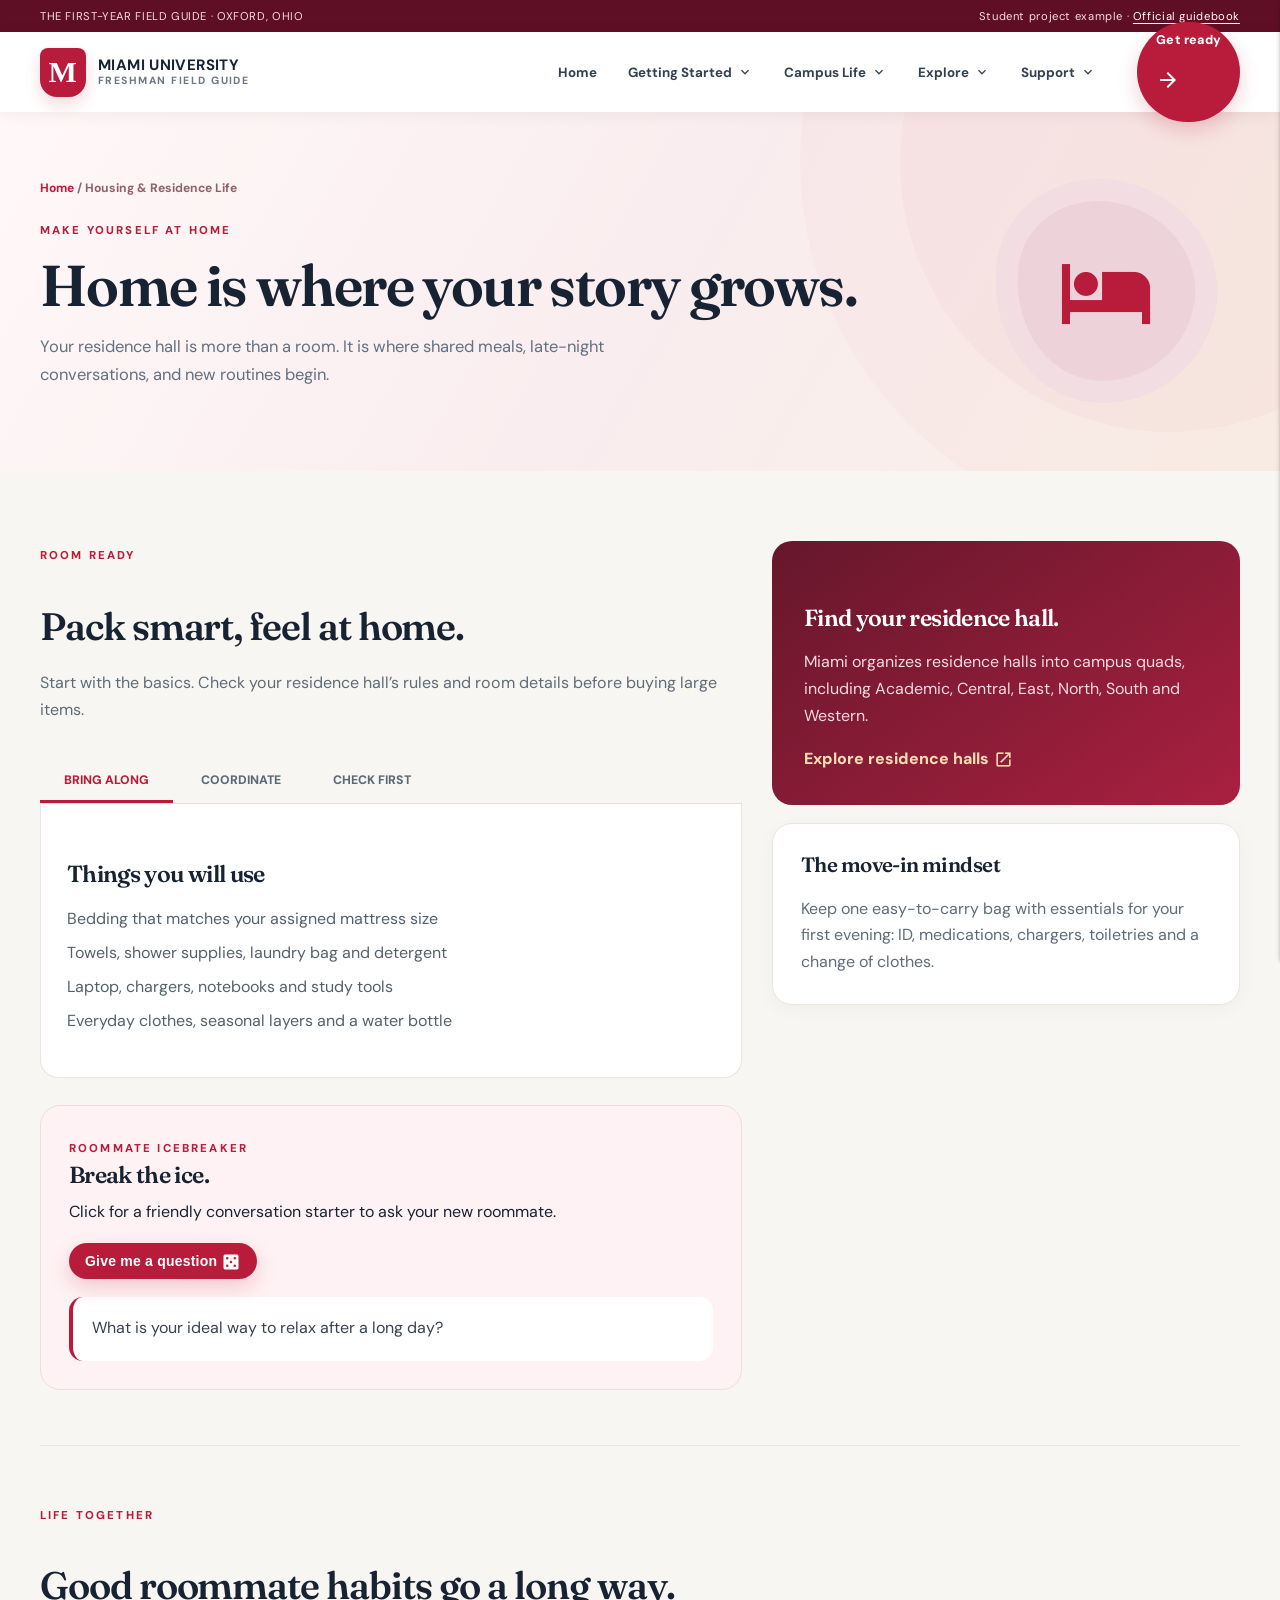
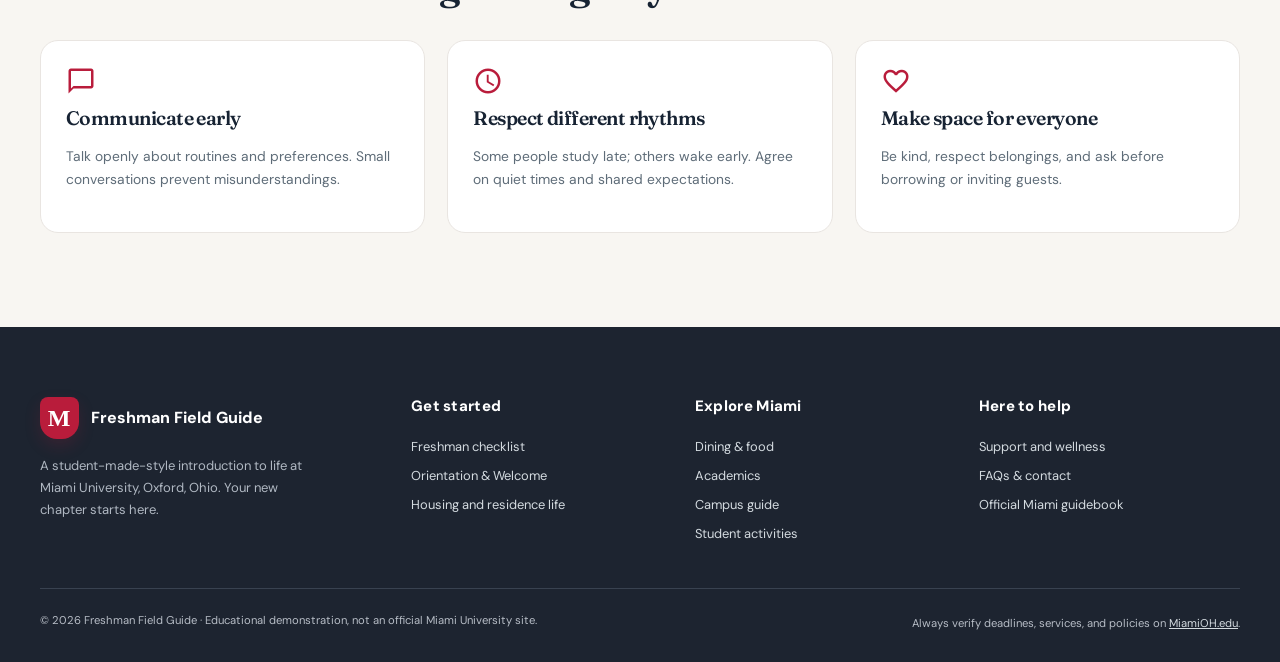
<file: housing.html>
<!DOCTYPE html>
<html lang="en">

<head>
    <meta charset="utf-8" />
    <meta name="viewport" content="width=device-width, initial-scale=1.0" />
    <title>Housing &amp; Residence Life | Miami Freshman Field Guide</title>
    <meta name="description" content="Residence life, packing tips, roommate questions and move-in preparation." />
    <link rel="icon" type="image/svg+xml" href="assets/favicon.svg" />
    <link rel="preconnect" href="https://fonts.googleapis.com" />
    <link rel="preconnect" href="https://fonts.gstatic.com" crossorigin />
    <link href="https://fonts.googleapis.com/css2?family=DM+Sans:wght@400;500;600;700;800&family=Fraunces:opsz,wght@9..144,500;9..144,600;9..144,700&display=swap" rel="stylesheet" />
    <link href="https://fonts.googleapis.com/icon?family=Material+Icons" rel="stylesheet" />
    <!-- Materialize CSS 1.0.0, from the official getting-started documentation -->
    <link rel="stylesheet" href="https://cdnjs.cloudflare.com/ajax/libs/materialize/1.0.0/css/materialize.min.css" />
    <link rel="stylesheet" href="css/styles.css" />
</head>

<body>
    <a href="#main-content" class="skip-link">Skip to content</a>
    <div class="site-topline">
        <div class="container"><span>THE FIRST-YEAR FIELD GUIDE · OXFORD, OHIO</span><span class="topline-right">Student project example · <a href="https://miamioh.edu/life-at-miami/new-students-orientation/orientation/guidebook/" target="_blank" rel="noopener noreferrer">Official guidebook</a></span></div>
    </div>
    <nav id="site-nav" aria-label="Primary navigation">
        <div class="nav-wrapper container">
            <a href="index.html" class="brand-link" aria-label="Miami Freshman Guide homepage"><span class="brand-mark" aria-hidden="true">M</span><span class="brand-wordmark"><b>MIAMI UNIVERSITY</b><small>FRESHMAN FIELD GUIDE</small></span></a>
            <div class="desktop-links"><a href="index.html" class="">Home</a><a href="#!" class="dropdown-trigger" data-target="drop-0" aria-label="Getting Started menu">Getting Started <i class="material-icons" aria-hidden="true">expand_more</i></a><a href="#!" class="dropdown-trigger" data-target="drop-1" aria-label="Campus Life menu">Campus Life <i class="material-icons" aria-hidden="true">expand_more</i></a><a href="#!" class="dropdown-trigger" data-target="drop-2" aria-label="Explore menu">Explore <i class="material-icons" aria-hidden="true">expand_more</i></a><a href="#!" class="dropdown-trigger" data-target="drop-3" aria-label="Support menu">Support <i class="material-icons" aria-hidden="true">expand_more</i></a></div><a class="nav-cta waves-effect waves-light" href="checklist.html">Get ready <i class="material-icons" aria-hidden="true">arrow_forward</i></a>
            <button type="button" class="menu-button sidenav-trigger" data-target="mobile-nav" aria-label="Open mobile menu" aria-controls="mobile-nav"><i class="material-icons" aria-hidden="true">menu</i></button>
        </div>
    </nav>
    <ul id="drop-0" class="dropdown-content">
        <li><a href="checklist.html">Freshman checklist</a></li>
        <li><a href="orientation.html">Orientation & Welcome</a></li>
    </ul>
    <ul id="drop-1" class="dropdown-content">
        <li><a href="housing.html">Housing & residence life</a></li>
        <li><a href="dining.html">Dining & food</a></li>
        <li><a href="activities.html">Clubs & activities</a></li>
    </ul>
    <ul id="drop-2" class="dropdown-content">
        <li><a href="academics.html">Academics & registration</a></li>
        <li><a href="campus.html">Campus & transportation</a></li>
        <li><a href="oxford.html">Oxford</a></li>    
    </ul>
    <ul id="drop-3" class="dropdown-content">
        <li><a href="support.html">Health & wellness</a></li>
        <li><a href="faq.html">FAQs & contact</a></li>
    </ul>
    <ul class="sidenav" id="mobile-nav" aria-label="Mobile navigation">
        <li>
            <div class="mobile-header"><b>MIAMI FIELD GUIDE</b>
                <p>Everything you need for day one.</p>
            </div>
        </li>
        <li><a href="index.html" class=""><i class="material-icons" aria-hidden="true">home</i> Home</a></li>
        <li>
            <div class="subnav-label">Get started</div>
        </li>
        <li><a href="checklist.html" class=""><i class="material-icons" aria-hidden="true">checklist</i> Freshman Checklist</a></li>
        <li><a href="orientation.html" class=""><i class="material-icons" aria-hidden="true">event</i> Orientation & Welcome</a></li>
        <li>
            <div class="subnav-label">Campus life</div>
        </li>
        <li><a href="housing.html" class="active"><i class="material-icons" aria-hidden="true">hotel</i> Housing & Residence Life</a></li>
        <li><a href="dining.html" class=""><i class="material-icons" aria-hidden="true">restaurant</i> Dining & Food</a></li>
        <li>
            <div class="subnav-label">Academics</div>
        </li>
        <li><a href="academics.html" class=""><i class="material-icons" aria-hidden="true">school</i> Academics & Registration</a></li>
        <li><a href="campus.html" class=""><i class="material-icons" aria-hidden="true">map</i> Campus & Transportation</a></li>
        <li>
            <div class="subnav-label">Explore</div>
        </li>
        <li><a href="activities.html" class=""><i class="material-icons" aria-hidden="true">groups</i> Clubs & Activities</a></li>
        <li><a href="support.html" class=""><i class="material-icons" aria-hidden="true">favorite</i> Wellness & Support</a></li>
        <li>
            <div class="subnav-label">Ask</div>
        </li>
        <li><a href="faq.html" class=""><i class="material-icons" aria-hidden="true">help_outline</i> FAQs & Contact</a></li>
    </ul>
    <main id="main-content">
        <section class="page-hero">
            <div class="container page-hero-grid">
                <div>
                    <div class="breadcrumbs"><a href="index.html">Home</a> / Housing &amp; Residence Life</div><span class="eyebrow">MAKE YOURSELF AT HOME</span>
                    <h1>Home is where your story grows.</h1>
                    <p>Your residence hall is more than a room. It is where shared meals, late-night conversations, and new routines begin.</p>
                </div>
                <div class="page-hero-icon" aria-hidden="true"><i class="material-icons" aria-hidden="true">hotel</i></div>
            </div>
        </section>
        <div class="container page-main">
            <div class="split-col">
                <div>
                    <div class="section-header"><span class="eyebrow">ROOM READY</span>
                        <h2>Pack smart, feel at home.</h2>
                        <p>Start with the basics. Check your residence hall’s rules and room details before buying large items.</p>
                    </div>
                    <ul id="packing-tabs" class="tabs">
                        <li class="tab col s4"><a href="#pack">Bring along</a></li>
                        <li class="tab col s4"><a href="#coordinate">Coordinate</a></li>
                        <li class="tab col s4"><a href="#checkfirst">Check first</a></li>
                    </ul>
                    <div id="pack" class="tab-body">
                        <h3>Things you will use</h3>
                        <ul class="clean-list">
                            <li>Bedding that matches your assigned mattress size</li>
                            <li>Towels, shower supplies, laundry bag and detergent</li>
                            <li>Laptop, chargers, notebooks and study tools</li>
                            <li>Everyday clothes, seasonal layers and a water bottle</li>
                        </ul>
                    </div>
                    <div id="coordinate" class="tab-body">
                        <h3>Talk with your roommate</h3>
                        <ul class="clean-list">
                            <li>Shared cleaning and visitor expectations</li>
                            <li>Noise, lights and study hours</li>
                            <li>Optional shared items you both agree to bring</li>
                            <li>Contact preferences when one person is away</li>
                        </ul>
                    </div>
                    <div id="checkfirst" class="tab-body">
                        <h3>Verify the hall policies</h3>
                        <ul class="clean-list">
                            <li>Prohibited appliances and fire safety rules</li>
                            <li>Furniture dimensions and what is provided</li>
                            <li>Move-in instructions, dates and parking</li>
                            <li>Rules for adhesives, electrical items and decorations</li>
                        </ul>
                    </div>
                    <div class="interactive-box" style="margin-top:27px"><span class="eyebrow">ROOMMATE ICEBREAKER</span>
                        <h3>Break the ice.</h3>
                        <p>Click for a friendly conversation starter to ask your new roommate.</p><button type="button" class="btn brand-btn waves-effect waves-light" id="roommatePromptButton">Give me a question <i class="material-icons" aria-hidden="true">casino</i></button>
                        <div class="output-card" id="roommatePromptOutput" role="status" aria-live="polite">What is your ideal way to relax after a long day?</div>
                    </div>
                </div>
                <aside class="stack">
                    <div class="panel-highlight">
                        <h3>Find your residence hall.</h3>
                        <p>Miami organizes residence halls into campus quads, including Academic, Central, East, North, South and Western.</p><a class="text-link" href="https://miamioh.edu/life-at-miami/living-on-campus/housing/residence-halls/" target="_blank" rel="noopener noreferrer">Explore residence halls <i class="material-icons" aria-hidden="true">open_in_new</i></a>
                    </div>
                    <div class="panel">
                        <h3>The move-in mindset</h3>
                        <p class="muted">Keep one easy-to-carry bag with essentials for your first evening: ID, medications, chargers, toiletries and a change of clothes.</p>
                    </div>
                </aside>
            </div>
            <hr class="section-break" />
            <div class="section-header"><span class="eyebrow">LIFE TOGETHER</span>
                <h2>Good roommate habits go a long way.</h2>
            </div>
            <div class="three-col">
                <article class="info-card"><i class="material-icons" aria-hidden="true">chat_bubble_outline</i>
                    <h3>Communicate early</h3>
                    <p>Talk openly about routines and preferences. Small conversations prevent misunderstandings.</p>
                </article>
                <article class="info-card"><i class="material-icons" aria-hidden="true">schedule</i>
                    <h3>Respect different rhythms</h3>
                    <p>Some people study late; others wake early. Agree on quiet times and shared expectations.</p>
                </article>
                <article class="info-card"><i class="material-icons" aria-hidden="true">favorite_border</i>
                    <h3>Make space for everyone</h3>
                    <p>Be kind, respect belongings, and ask before borrowing or inviting guests.</p>
                </article>
            </div>
        </div>
    </main>
    <footer class="site-footer">
        <div class="container">
            <div class="footer-grid">
                <div>
                    <div class="footer-brand"><span class="brand-mark" aria-hidden="true">M</span><span>Freshman Field Guide</span></div>
                    <p>A student-made-style introduction to life at Miami University, Oxford, Ohio. Your new chapter starts here.</p>
                </div>
                <div>
                    <h3>Get started</h3><a href="checklist.html">Freshman checklist</a><a href="orientation.html">Orientation & Welcome</a><a href="housing.html">Housing and residence life</a>
                </div>
                <div>
                    <h3>Explore Miami</h3><a href="dining.html">Dining & food</a><a href="academics.html">Academics</a><a href="campus.html">Campus guide</a><a href="activities.html">Student activities</a>
                </div>
                <div>
                    <h3>Here to help</h3><a href="support.html">Support and wellness</a><a href="faq.html">FAQs & contact</a><a href="https://miamioh.edu/life-at-miami/new-students-orientation/orientation/guidebook/" target="_blank" rel="noopener noreferrer">Official Miami guidebook</a>
                </div>
            </div>
            <div class="footer-bottom"><span>© 2026 Freshman Field Guide · Educational demonstration, not an official Miami University site.</span><span>Always verify deadlines, services, and policies on <a href="https://miamioh.edu/" target="_blank" rel="noopener noreferrer">MiamiOH.edu</a>.</span></div>
        </div>
    </footer>
    <!-- Materialize JavaScript must load before our custom JavaScript -->
    <script src="https://cdnjs.cloudflare.com/ajax/libs/materialize/1.0.0/js/materialize.min.js"></script>
    <script src="js/main.js"></script>
</body>

</html>
</file>
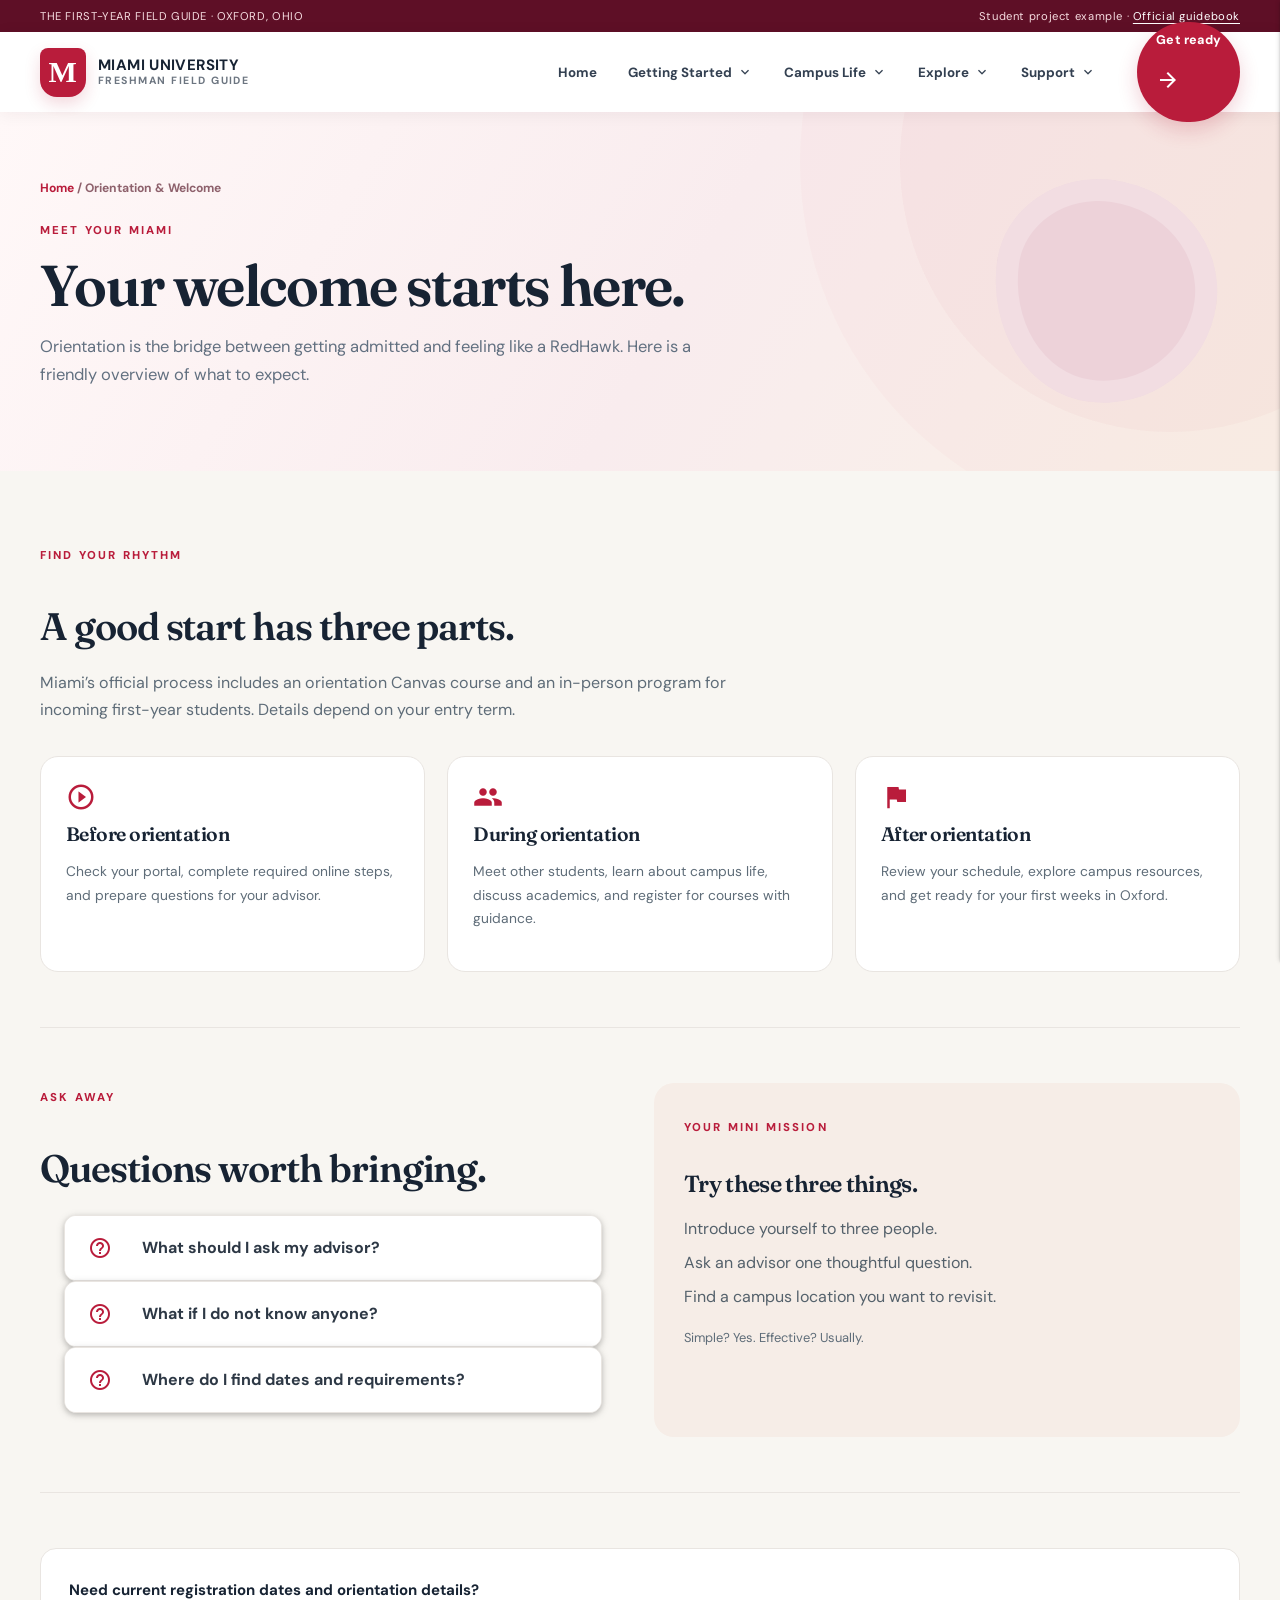
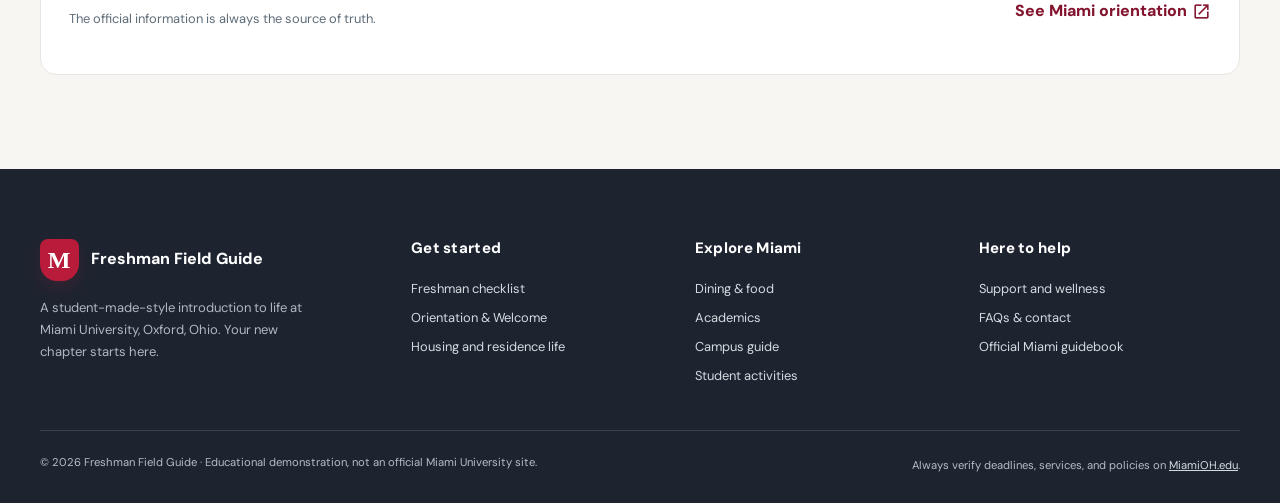
<file: orientation.html>
<!DOCTYPE html>
<html lang="en">

<head>
    <meta charset="utf-8" />
    <meta name="viewport" content="width=device-width, initial-scale=1.0" />
    <title>Orientation &amp; Welcome | Miami Freshman Field Guide</title>
    <meta name="description" content="Learn about orientation and welcoming events for first-year students." />
    <link rel="icon" type="image/svg+xml" href="assets/favicon.svg" />
    <link rel="preconnect" href="https://fonts.googleapis.com" />
    <link rel="preconnect" href="https://fonts.gstatic.com" crossorigin />
    <link href="https://fonts.googleapis.com/css2?family=DM+Sans:wght@400;500;600;700;800&family=Fraunces:opsz,wght@9..144,500;9..144,600;9..144,700&display=swap" rel="stylesheet" />
    <link href="https://fonts.googleapis.com/icon?family=Material+Icons" rel="stylesheet" />
    <!-- Materialize CSS 1.0.0, from the official getting-started documentation -->
    <link rel="stylesheet" href="https://cdnjs.cloudflare.com/ajax/libs/materialize/1.0.0/css/materialize.min.css" />
    <link rel="stylesheet" href="css/styles.css" />
</head>

<body>
    <a href="#main-content" class="skip-link">Skip to content</a>
    <div class="site-topline">
        <div class="container"><span>THE FIRST-YEAR FIELD GUIDE · OXFORD, OHIO</span><span class="topline-right">Student project example · <a href="https://miamioh.edu/life-at-miami/new-students-orientation/orientation/guidebook/" target="_blank" rel="noopener noreferrer">Official guidebook</a></span></div>
    </div>
    <nav id="site-nav" aria-label="Primary navigation">
        <div class="nav-wrapper container">
            <a href="index.html" class="brand-link" aria-label="Miami Freshman Guide homepage"><span class="brand-mark" aria-hidden="true">M</span><span class="brand-wordmark"><b>MIAMI UNIVERSITY</b><small>FRESHMAN FIELD GUIDE</small></span></a>
            <div class="desktop-links"><a href="index.html" class="">Home</a><a href="#!" class="dropdown-trigger" data-target="drop-0" aria-label="Getting Started menu">Getting Started <i class="material-icons" aria-hidden="true">expand_more</i></a><a href="#!" class="dropdown-trigger" data-target="drop-1" aria-label="Campus Life menu">Campus Life <i class="material-icons" aria-hidden="true">expand_more</i></a><a href="#!" class="dropdown-trigger" data-target="drop-2" aria-label="Explore menu">Explore <i class="material-icons" aria-hidden="true">expand_more</i></a><a href="#!" class="dropdown-trigger" data-target="drop-3" aria-label="Support menu">Support <i class="material-icons" aria-hidden="true">expand_more</i></a></div><a class="nav-cta waves-effect waves-light" href="checklist.html">Get ready <i class="material-icons" aria-hidden="true">arrow_forward</i></a>
            <button type="button" class="menu-button sidenav-trigger" data-target="mobile-nav" aria-label="Open mobile menu" aria-controls="mobile-nav"><i class="material-icons" aria-hidden="true">menu</i></button>
        </div>
    </nav>
    <ul id="drop-0" class="dropdown-content">
        <li><a href="checklist.html">Freshman checklist</a></li>
        <li><a href="orientation.html">Orientation & Welcome</a></li>
    </ul>
    <ul id="drop-1" class="dropdown-content">
        <li><a href="housing.html">Housing & residence life</a></li>
        <li><a href="dining.html">Dining & food</a></li>
        <li><a href="activities.html">Clubs & activities</a></li>
    </ul>
    <ul id="drop-2" class="dropdown-content">
        <li><a href="academics.html">Academics & registration</a></li>
        <li><a href="campus.html">Campus & transportation</a></li>
        <li><a href="oxford.html">Oxford</a></li>      
    </ul>
    <ul id="drop-3" class="dropdown-content">
        <li><a href="support.html">Health & wellness</a></li>
        <li><a href="faq.html">FAQs & contact</a></li>
    </ul>
    <ul class="sidenav" id="mobile-nav" aria-label="Mobile navigation">
        <li>
            <div class="mobile-header"><b>MIAMI FIELD GUIDE</b>
                <p>Everything you need for day one.</p>
            </div>
        </li>
        <li><a href="index.html" class=""><i class="material-icons" aria-hidden="true">home</i> Home</a></li>
        <li>
            <div class="subnav-label">Get started</div>
        </li>
        <li><a href="checklist.html" class=""><i class="material-icons" aria-hidden="true">checklist</i> Freshman Checklist</a></li>
        <li><a href="orientation.html" class="active"><i class="material-icons" aria-hidden="true">event</i> Orientation & Welcome</a></li>
        <li>
            <div class="subnav-label">Campus life</div>
        </li>
        <li><a href="housing.html" class=""><i class="material-icons" aria-hidden="true">hotel</i> Housing & Residence Life</a></li>
        <li><a href="dining.html" class=""><i class="material-icons" aria-hidden="true">restaurant</i> Dining & Food</a></li>
        <li>
            <div class="subnav-label">Academics</div>
        </li>
        <li><a href="academics.html" class=""><i class="material-icons" aria-hidden="true">school</i> Academics & Registration</a></li>
        <li><a href="campus.html" class=""><i class="material-icons" aria-hidden="true">map</i> Campus & Transportation</a></li>
        <li>
            <div class="subnav-label">Explore</div>
        </li>
        <li><a href="activities.html" class=""><i class="material-icons" aria-hidden="true">groups</i> Clubs & Activities</a></li>
        <li><a href="support.html" class=""><i class="material-icons" aria-hidden="true">favorite</i> Wellness & Support</a></li>
        <li>
            <div class="subnav-label">Ask</div>
        </li>
        <li><a href="faq.html" class=""><i class="material-icons" aria-hidden="true">help_outline</i> FAQs & Contact</a></li>
    </ul>
    <main id="main-content">
        <section class="page-hero">
            <div class="container page-hero-grid">
                <div>
                    <div class="breadcrumbs"><a href="index.html">Home</a> / Orientation &amp; Welcome</div><span class="eyebrow">MEET YOUR MIAMI</span>
                    <h1>Your welcome starts here.</h1>
                    <p>Orientation is the bridge between getting admitted and feeling like a RedHawk. Here is a friendly overview of what to expect.</p>
                </div>
                <div class="page-hero-icon" aria-hidden="true"><i class="material-icons" aria-hidden="true">celebration</i></div>
            </div>
        </section>
        <div class="container page-main">
            <div class="section-header"><span class="eyebrow">FIND YOUR RHYTHM</span>
                <h2>A good start has three parts.</h2>
                <p>Miami’s official process includes an orientation Canvas course and an in-person program for incoming first-year students. Details depend on your entry term.</p>
            </div>
            <div class="three-col">
                <article class="info-card"><i class="material-icons" aria-hidden="true">play_circle_outline</i>
                    <h3>Before orientation</h3>
                    <p>Check your portal, complete required online steps, and prepare questions for your advisor.</p>
                </article>
                <article class="info-card"><i class="material-icons" aria-hidden="true">groups</i>
                    <h3>During orientation</h3>
                    <p>Meet other students, learn about campus life, discuss academics, and register for courses with guidance.</p>
                </article>
                <article class="info-card"><i class="material-icons" aria-hidden="true">flag</i>
                    <h3>After orientation</h3>
                    <p>Review your schedule, explore campus resources, and get ready for your first weeks in Oxford.</p>
                </article>
            </div>
            <hr class="section-break" />
            <div class="two-col">
                <section><span class="eyebrow">ASK AWAY</span>
                    <h2>Questions worth bringing.</h2>
                    <ul class="collapsible popout">
                        <li>
                            <div class="collapsible-header"><i class="material-icons" aria-hidden="true">help_outline</i> What should I ask my advisor?</div>
                            <div class="collapsible-body">Ask about major requirements, Miami Plan courses, placement credit, and balancing your first-semester schedule.</div>
                        </li>
                        <li>
                            <div class="collapsible-header"><i class="material-icons" aria-hidden="true">help_outline</i> What if I do not know anyone?</div>
                            <div class="collapsible-body">That is common. Try sitting with someone new, joining group activities, and saying hello to other first-year students.</div>
                        </li>
                        <li>
                            <div class="collapsible-header"><i class="material-icons" aria-hidden="true">help_outline</i> Where do I find dates and requirements?</div>
                            <div class="collapsible-body">Use your New Student Portal and Miami's official orientation page. Schedules can change by semester.</div>
                        </li>
                    </ul>
                </section>
                <aside class="panel-tint"><span class="eyebrow">YOUR MINI MISSION</span>
                    <h3>Try these three things.</h3>
                    <ul class="clean-list">
                        <li>Introduce yourself to three people.</li>
                        <li>Ask an advisor one thoughtful question.</li>
                        <li>Find a campus location you want to revisit.</li>
                    </ul>
                    <p class="small-note">Simple? Yes. Effective? Usually.</p>
                </aside>
            </div>
            <hr class="section-break" />
            <div class="sources-strip">
                <div><b>Need current registration dates and orientation details?</b>
                    <p class="small-note">The official information is always the source of truth.</p>
                </div><a class="text-link" href="https://miamioh.edu/life-at-miami/new-students-orientation/orientation/first-year-orientation/" target="_blank" rel="noopener noreferrer">See Miami orientation <i class="material-icons" aria-hidden="true">open_in_new</i></a>
            </div>
        </div>
    </main>
    <footer class="site-footer">
        <div class="container">
            <div class="footer-grid">
                <div>
                    <div class="footer-brand"><span class="brand-mark" aria-hidden="true">M</span><span>Freshman Field Guide</span></div>
                    <p>A student-made-style introduction to life at Miami University, Oxford, Ohio. Your new chapter starts here.</p>
                </div>
                <div>
                    <h3>Get started</h3><a href="checklist.html">Freshman checklist</a><a href="orientation.html">Orientation & Welcome</a><a href="housing.html">Housing and residence life</a>
                </div>
                <div>
                    <h3>Explore Miami</h3><a href="dining.html">Dining & food</a><a href="academics.html">Academics</a><a href="campus.html">Campus guide</a><a href="activities.html">Student activities</a>
                </div>
                <div>
                    <h3>Here to help</h3><a href="support.html">Support and wellness</a><a href="faq.html">FAQs & contact</a><a href="https://miamioh.edu/life-at-miami/new-students-orientation/orientation/guidebook/" target="_blank" rel="noopener noreferrer">Official Miami guidebook</a>
                </div>
            </div>
            <div class="footer-bottom"><span>© 2026 Freshman Field Guide · Educational demonstration, not an official Miami University site.</span><span>Always verify deadlines, services, and policies on <a href="https://miamioh.edu/" target="_blank" rel="noopener noreferrer">MiamiOH.edu</a>.</span></div>
        </div>
    </footer>
    <!-- Materialize JavaScript must load before our custom JavaScript -->
    <script src="https://cdnjs.cloudflare.com/ajax/libs/materialize/1.0.0/js/materialize.min.js"></script>
    <script src="js/main.js"></script>
</body>

</html>
</file>
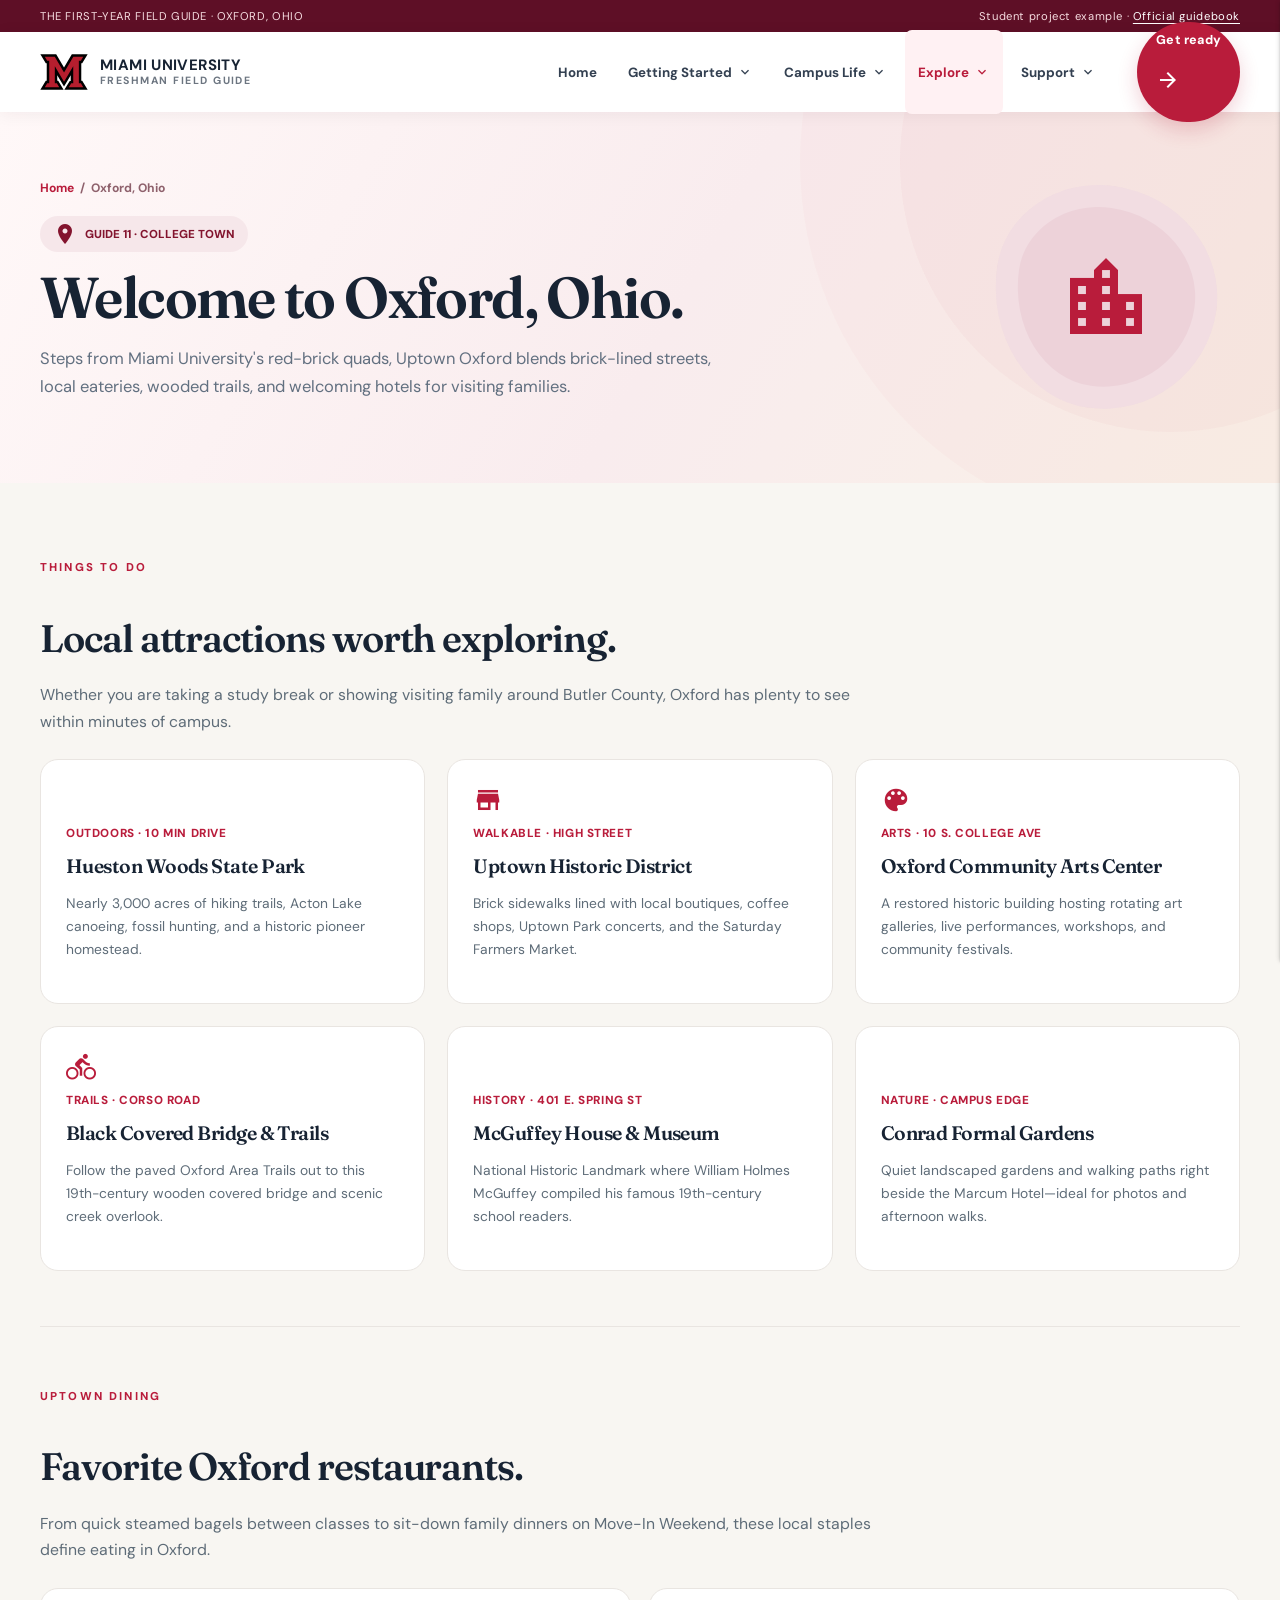
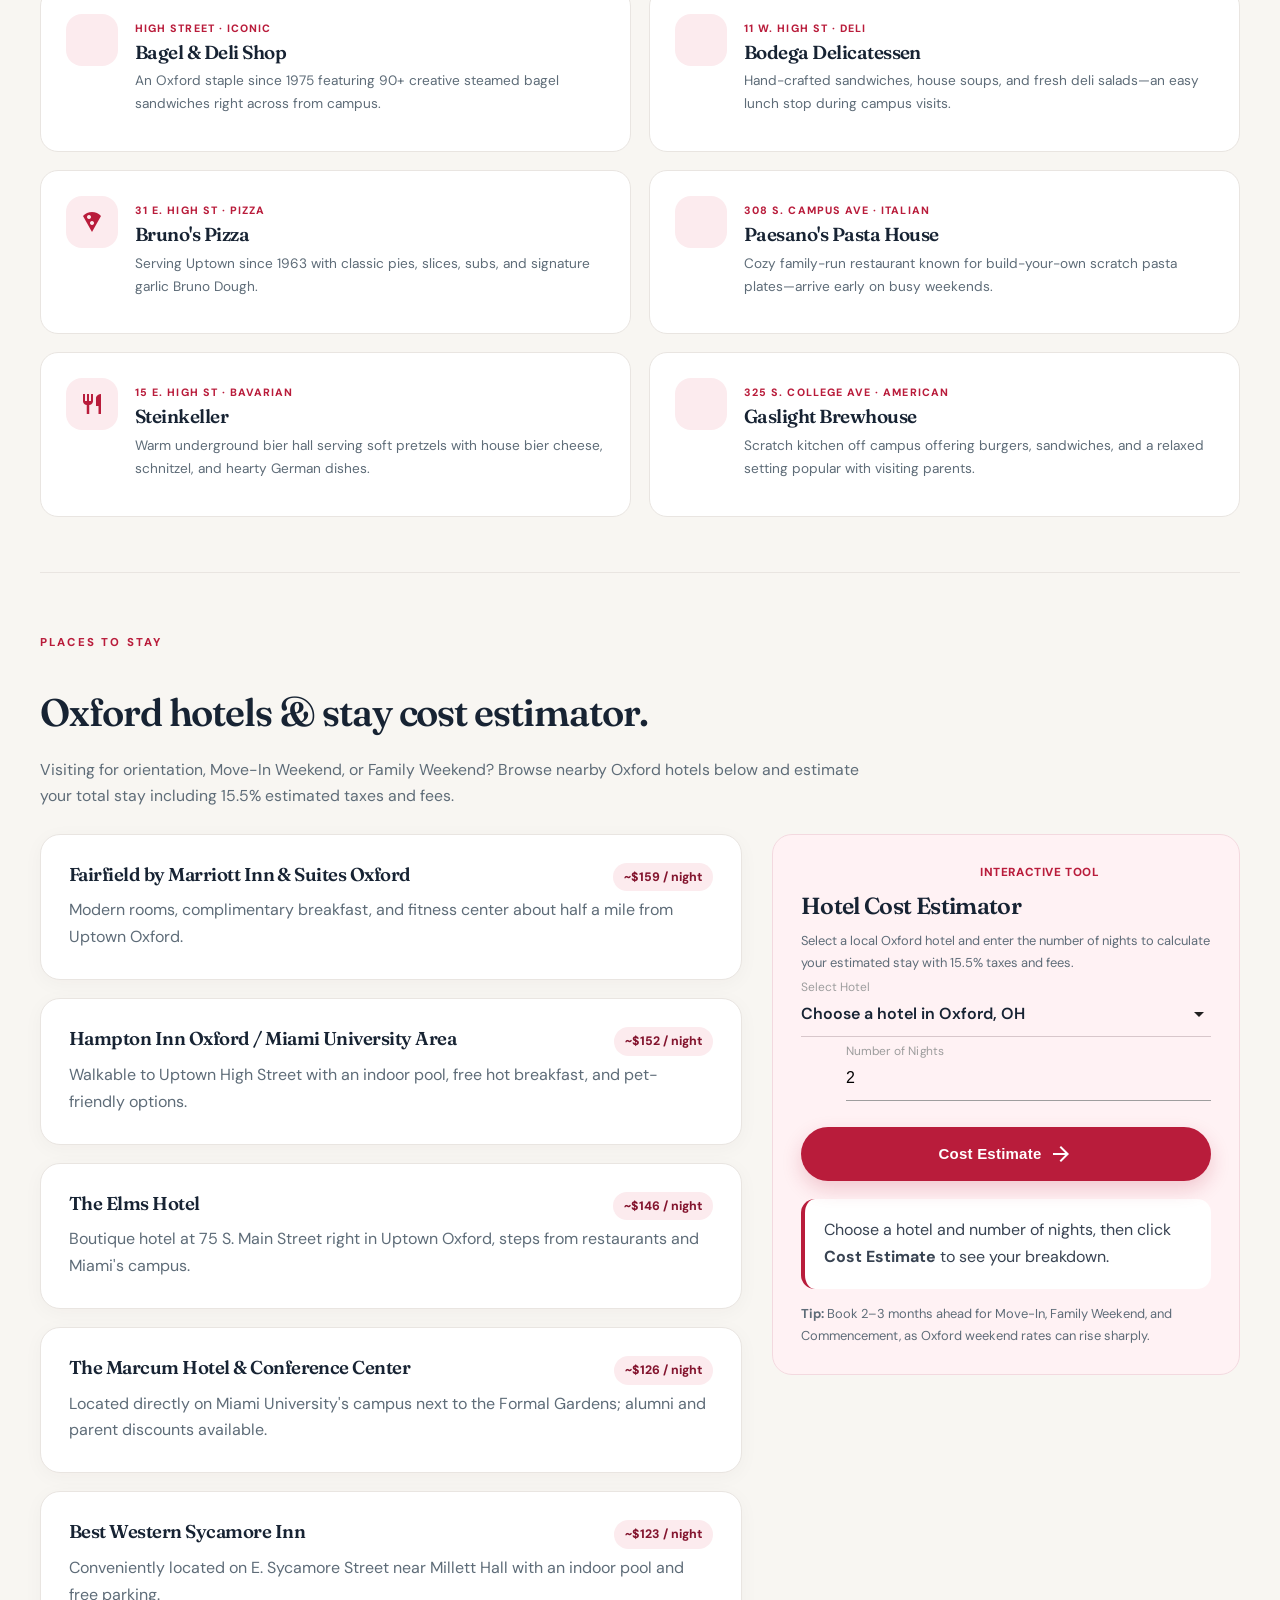
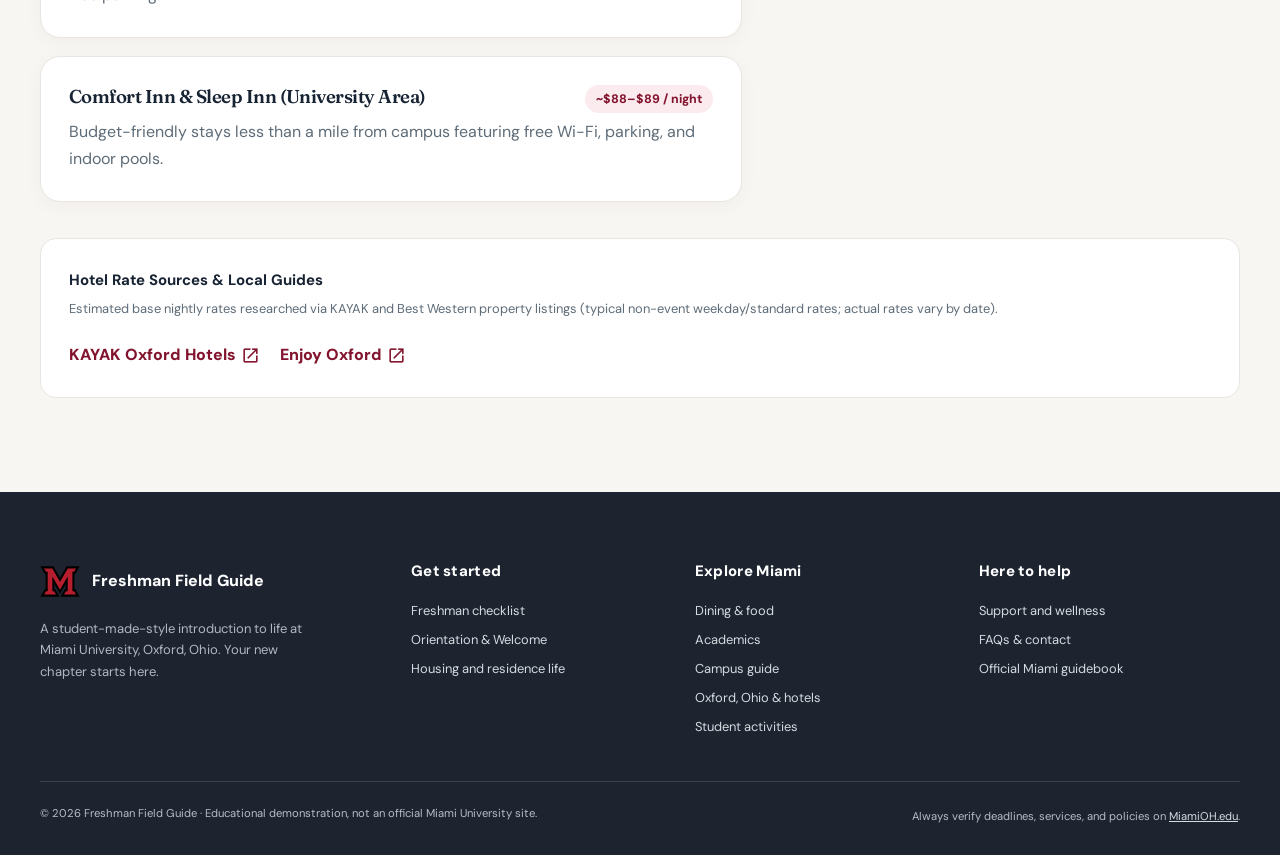
<file: oxford.html>
<!DOCTYPE html>
<html lang="en">

<head>
    <meta charset="utf-8" />
    <meta name="viewport" content="width=device-width, initial-scale=1.0" />
    <title>Oxford, Ohio | Miami Freshman Field Guide</title>
    <meta name="description" content="Explore Oxford, Ohio: local attractions, Uptown restaurants, hotels near Miami University, and an interactive hotel cost estimator." />
    <link rel="icon" type="image/svg+xml" href="images/favicon.svg" />
    <link rel="preconnect" href="https://fonts.googleapis.com" />
    <link rel="preconnect" href="https://fonts.gstatic.com" crossorigin />
    <link href="https://fonts.googleapis.com/css2?family=DM+Sans:wght@400;500;600;700;800&family=Fraunces:opsz,wght@9..144,500;9..144,600;9..144,700&display=swap" rel="stylesheet" />
    <link href="https://fonts.googleapis.com/icon?family=Material+Icons" rel="stylesheet" />
    <!-- Materialize CSS 1.0.0, from the official getting-started documentation -->
    <link rel="stylesheet" href="https://cdnjs.cloudflare.com/ajax/libs/materialize/1.0.0/css/materialize.min.css" />
    <link rel="stylesheet" href="css/styles.css" />
</head>

<body>
    <a href="#main-content" class="skip-link">Skip to content</a>
    <div class="site-topline">
        <div class="container"><span>THE FIRST-YEAR FIELD GUIDE · OXFORD, OHIO</span><span class="topline-right">Student project example · <a href="https://miamioh.edu/life-at-miami/new-students-orientation/orientation/guidebook/" target="_blank" rel="noopener noreferrer">Official guidebook</a></span></div>
    </div>
    <nav id="site-nav" aria-label="Primary navigation">
        <div class="nav-wrapper container">
            <a href="index.html" class="brand-link" aria-label="Miami Freshman Guide homepage">
                <img src="images/Miami_Redhawks_logo.svg" alt="Miami RedHawks logo" class="brand-logo-img" />
                <span class="brand-wordmark"><b>MIAMI UNIVERSITY</b><small>FRESHMAN FIELD GUIDE</small></span>
            </a>
            <div class="desktop-links"><a href="index.html">Home</a><a href="#!" class="dropdown-trigger" data-target="drop-0" aria-label="Getting Started menu">Getting Started <i class="material-icons" aria-hidden="true">expand_more</i></a><a href="#!" class="dropdown-trigger" data-target="drop-1" aria-label="Campus Life menu">Campus Life <i class="material-icons" aria-hidden="true">expand_more</i></a><a href="#!" class="dropdown-trigger active" data-target="drop-2" aria-label="Explore menu">Explore <i class="material-icons" aria-hidden="true">expand_more</i></a><a href="#!" class="dropdown-trigger" data-target="drop-3" aria-label="Support menu">Support <i class="material-icons" aria-hidden="true">expand_more</i></a></div><a class="nav-cta waves-effect waves-light" href="checklist.html">Get ready <i class="material-icons" aria-hidden="true">arrow_forward</i></a> <button type="button" class="menu-button sidenav-trigger" data-target="mobile-nav" aria-label="Open mobile menu" aria-controls="mobile-nav"><i class="material-icons" aria-hidden="true">menu</i></button>
        </div>
    </nav>
    <ul id="drop-0" class="dropdown-content">
        <li><a href="checklist.html">Freshman checklist</a></li>
        <li><a href="orientation.html">Orientation &amp; Welcome</a></li>
    </ul>
    <ul id="drop-1" class="dropdown-content">
        <li><a href="housing.html">Housing &amp; residence life</a></li>
        <li><a href="dining.html">Dining &amp; food</a></li>
        <li><a href="activities.html">Clubs &amp; activities</a></li>
    </ul>
    <ul id="drop-2" class="dropdown-content">
        <li><a href="academics.html">Academics &amp; registration</a></li>
        <li><a href="campus.html">Campus &amp; transportation</a></li>
        <li><a href="oxford.html">Oxford, Ohio &amp; hotels</a></li>
    </ul>
    <ul id="drop-3" class="dropdown-content">
        <li><a href="support.html">Health &amp; wellness</a></li>
        <li><a href="faq.html">FAQs &amp; contact</a></li>
    </ul>
    <ul class="sidenav" id="mobile-nav" aria-label="Mobile navigation">
        <li>
            <div class="mobile-header"><b>MIAMI FIELD GUIDE</b>
                <p>Everything you need for day one.</p>
            </div>
        </li>
        <li><a href="index.html"><i class="material-icons" aria-hidden="true">home</i> Home</a></li>
        <li>
            <div class="subnav-label">Get started</div>
        </li>
        <li><a href="checklist.html"><i class="material-icons" aria-hidden="true">checklist</i> Freshman Checklist</a></li>
        <li><a href="orientation.html"><i class="material-icons" aria-hidden="true">event</i> Orientation &amp; Welcome</a></li>
        <li>
            <div class="subnav-label">Campus life</div>
        </li>
        <li><a href="housing.html"><i class="material-icons" aria-hidden="true">hotel</i> Housing &amp; Residence Life</a></li>
        <li><a href="dining.html"><i class="material-icons" aria-hidden="true">restaurant</i> Dining &amp; Food</a></li>
        <li>
            <div class="subnav-label">Academics</div>
        </li>
        <li><a href="academics.html"><i class="material-icons" aria-hidden="true">school</i> Academics &amp; Registration</a></li>
        <li><a href="campus.html"><i class="material-icons" aria-hidden="true">map</i> Campus &amp; Transportation</a></li>
        <li>
            <div class="subnav-label">Explore</div>
        </li>
        <li><a href="oxford.html" class="active"><i class="material-icons" aria-hidden="true">location_city</i> Oxford, Ohio &amp; Hotels</a></li>
        <li><a href="activities.html"><i class="material-icons" aria-hidden="true">groups</i> Clubs &amp; Activities</a></li>
        <li><a href="support.html"><i class="material-icons" aria-hidden="true">favorite</i> Wellness &amp; Support</a></li>
        <li>
            <div class="subnav-label">Ask</div>
        </li>
        <li><a href="faq.html"><i class="material-icons" aria-hidden="true">help_outline</i> FAQs &amp; Contact</a></li>
    </ul>

    <main id="main-content">
        <section class="page-hero">
            <div class="container page-hero-grid">
                <div>
                    <div class="breadcrumbs"><a href="index.html">Home</a> &nbsp;/&nbsp; <span>Oxford, Ohio</span></div>
                    <span class="pill-label"><i class="material-icons" aria-hidden="true">location_on</i> GUIDE 11 · COLLEGE TOWN</span>
                    <h1>Welcome to Oxford, Ohio.</h1>
                    <p>Steps from Miami University's red-brick quads, Uptown Oxford blends brick-lined streets, local eateries, wooded trails, and welcoming hotels for visiting families.</p>
                </div>
                <div class="page-hero-icon" aria-hidden="true">
                    <i class="material-icons">location_city</i>
                </div>
            </div>
        </section>

        <div class="page-main">
            <div class="container">
                <!-- Local Attractions -->
                <section aria-labelledby="attractions-heading">
                    <span class="eyebrow">THINGS TO DO</span>
                    <h2 id="attractions-heading">Local attractions worth exploring.</h2>
                    <p class="intro-text">Whether you are taking a study break or showing visiting family around Butler County, Oxford has plenty to see within minutes of campus.</p>
                    <div class="three-col">
                        <article class="info-card">
                            <i class="material-icons" aria-hidden="true">forest</i>
                            <span class="icon-label">Outdoors · 10 min drive</span>
                            <h3>Hueston Woods State Park</h3>
                            <p>Nearly 3,000 acres of hiking trails, Acton Lake canoeing, fossil hunting, and a historic pioneer homestead.</p>
                        </article>
                        <article class="info-card">
                            <i class="material-icons" aria-hidden="true">storefront</i>
                            <span class="icon-label">Walkable · High Street</span>
                            <h3>Uptown Historic District</h3>
                            <p>Brick sidewalks lined with local boutiques, coffee shops, Uptown Park concerts, and the Saturday Farmers Market.</p>
                        </article>
                        <article class="info-card">
                            <i class="material-icons" aria-hidden="true">palette</i>
                            <span class="icon-label">Arts · 10 S. College Ave</span>
                            <h3>Oxford Community Arts Center</h3>
                            <p>A restored historic building hosting rotating art galleries, live performances, workshops, and community festivals.</p>
                        </article>
                        <article class="info-card">
                            <i class="material-icons" aria-hidden="true">directions_bike</i>
                            <span class="icon-label">Trails · Corso Road</span>
                            <h3>Black Covered Bridge &amp; Trails</h3>
                            <p>Follow the paved Oxford Area Trails out to this 19th-century wooden covered bridge and scenic creek overlook.</p>
                        </article>
                        <article class="info-card">
                            <i class="material-icons" aria-hidden="true">museum</i>
                            <span class="icon-label">History · 401 E. Spring St</span>
                            <h3>McGuffey House &amp; Museum</h3>
                            <p>National Historic Landmark where William Holmes McGuffey compiled his famous 19th-century school readers.</p>
                        </article>
                        <article class="info-card">
                            <i class="material-icons" aria-hidden="true">yard</i>
                            <span class="icon-label">Nature · Campus Edge</span>
                            <h3>Conrad Formal Gardens</h3>
                            <p>Quiet landscaped gardens and walking paths right beside the Marcum Hotel—ideal for photos and afternoon walks.</p>
                        </article>
                    </div>
                </section>

                <hr class="section-break" />

                <!-- Local Restaurants -->
                <section aria-labelledby="restaurants-heading">
                    <span class="eyebrow">UPTOWN DINING</span>
                    <h2 id="restaurants-heading">Favorite Oxford restaurants.</h2>
                    <p class="intro-text">From quick steamed bagels between classes to sit-down family dinners on Move-In Weekend, these local staples define eating in Oxford.</p>
                    <div class="directory-grid">
                        <article class="directory-card">
                            <div class="round-icon"><i class="material-icons" aria-hidden="true">bakery_dining</i></div>
                            <div>
                                <span class="microtag">High Street · Iconic</span>
                                <h3>Bagel &amp; Deli Shop</h3>
                                <p>An Oxford staple since 1975 featuring 90+ creative steamed bagel sandwiches right across from campus.</p>
                            </div>
                        </article>
                        <article class="directory-card">
                            <div class="round-icon"><i class="material-icons" aria-hidden="true">lunch_dining</i></div>
                            <div>
                                <span class="microtag">11 W. High St · Deli</span>
                                <h3>Bodega Delicatessen</h3>
                                <p>Hand-crafted sandwiches, house soups, and fresh deli salads—an easy lunch stop during campus visits.</p>
                            </div>
                        </article>
                        <article class="directory-card">
                            <div class="round-icon"><i class="material-icons" aria-hidden="true">local_pizza</i></div>
                            <div>
                                <span class="microtag">31 E. High St · Pizza</span>
                                <h3>Bruno's Pizza</h3>
                                <p>Serving Uptown since 1963 with classic pies, slices, subs, and signature garlic Bruno Dough.</p>
                            </div>
                        </article>
                        <article class="directory-card">
                            <div class="round-icon"><i class="material-icons" aria-hidden="true">dinner_dining</i></div>
                            <div>
                                <span class="microtag">308 S. Campus Ave · Italian</span>
                                <h3>Paesano's Pasta House</h3>
                                <p>Cozy family-run restaurant known for build-your-own scratch pasta plates—arrive early on busy weekends.</p>
                            </div>
                        </article>
                        <article class="directory-card">
                            <div class="round-icon"><i class="material-icons" aria-hidden="true">restaurant</i></div>
                            <div>
                                <span class="microtag">15 E. High St · Bavarian</span>
                                <h3>Steinkeller</h3>
                                <p>Warm underground bier hall serving soft pretzels with house bier cheese, schnitzel, and hearty German dishes.</p>
                            </div>
                        </article>
                        <article class="directory-card">
                            <div class="round-icon"><i class="material-icons" aria-hidden="true">brunch_dining</i></div>
                            <div>
                                <span class="microtag">325 S. College Ave · American</span>
                                <h3>Gaslight Brewhouse</h3>
                                <p>Scratch kitchen off campus offering burgers, sandwiches, and a relaxed setting popular with visiting parents.</p>
                            </div>
                        </article>
                    </div>
                </section>

                <hr class="section-break" />

                <!-- Hotels & Cost Estimator -->
                <section id="hotel-estimator" aria-labelledby="hotels-heading">
                    <span class="eyebrow">PLACES TO STAY</span>
                    <h2 id="hotels-heading">Oxford hotels &amp; stay cost estimator.</h2>
                    <p class="intro-text">Visiting for orientation, Move-In Weekend, or Family Weekend? Browse nearby Oxford hotels below and estimate your total stay including 15.5% estimated taxes and fees.</p>

                    <div class="split-col">
                        <!-- Hotel List -->
                        <div class="stack">
                            <div class="panel">
                                <div class="hotel-card-head">
                                    <h3>Fairfield by Marriott Inn &amp; Suites Oxford</h3>
                                    <span class="hotel-rate-pill">~$159 / night</span>
                                </div>
                                <p class="muted">Modern rooms, complimentary breakfast, and fitness center about half a mile from Uptown Oxford.</p>
                            </div>
                            <div class="panel">
                                <div class="hotel-card-head">
                                    <h3>Hampton Inn Oxford / Miami University Area</h3>
                                    <span class="hotel-rate-pill">~$152 / night</span>
                                </div>
                                <p class="muted">Walkable to Uptown High Street with an indoor pool, free hot breakfast, and pet-friendly options.</p>
                            </div>
                            <div class="panel">
                                <div class="hotel-card-head">
                                    <h3>The Elms Hotel</h3>
                                    <span class="hotel-rate-pill">~$146 / night</span>
                                </div>
                                <p class="muted">Boutique hotel at 75 S. Main Street right in Uptown Oxford, steps from restaurants and Miami's campus.</p>
                            </div>
                            <div class="panel">
                                <div class="hotel-card-head">
                                    <h3>The Marcum Hotel &amp; Conference Center</h3>
                                    <span class="hotel-rate-pill">~$126 / night</span>
                                </div>
                                <p class="muted">Located directly on Miami University's campus next to the Formal Gardens; alumni and parent discounts available.</p>
                            </div>
                            <div class="panel">
                                <div class="hotel-card-head">
                                    <h3>Best Western Sycamore Inn</h3>
                                    <span class="hotel-rate-pill">~$123 / night</span>
                                </div>
                                <p class="muted">Conveniently located on E. Sycamore Street near Millett Hall with an indoor pool and free parking.</p>
                            </div>
                            <div class="panel">
                                <div class="hotel-card-head">
                                    <h3>Comfort Inn &amp; Sleep Inn (University Area)</h3>
                                    <span class="hotel-rate-pill">~$88–$89 / night</span>
                                </div>
                                <p class="muted">Budget-friendly stays less than a mile from campus featuring free Wi-Fi, parking, and indoor pools.</p>
                            </div>
                        </div>

                        <!-- Interactive Hotel Cost Estimator -->
                        <div class="interactive-box estimator-panel">
                            <span class="icon-label"><i class="material-icons" aria-hidden="true">calculate</i> INTERACTIVE TOOL</span>
                            <h3>Hotel Cost Estimator</h3>
                            <p class="small-note">Select a local Oxford hotel and enter the number of nights to calculate your estimated stay with 15.5% taxes and fees.</p>

                            <form id="hotelCostForm" class="estimator-form" novalidate>
                                <div class="input-field">
                                    <select id="hotelSelect" name="hotelSelect" aria-label="Select an Oxford hotel">
                                        <option value="" disabled selected>Choose a hotel in Oxford, OH</option>
                                        <option value="159" data-hotel-name="Fairfield by Marriott Inn &amp; Suites Oxford">Fairfield by Marriott Inn &amp; Suites (~$159/night)</option>
                                        <option value="152" data-hotel-name="Hampton Inn Oxford / Miami University Area">Hampton Inn Oxford (~$152/night)</option>
                                        <option value="146" data-hotel-name="The Elms Hotel">The Elms Hotel (~$146/night)</option>
                                        <option value="126" data-hotel-name="The Marcum Hotel &amp; Conference Center">The Marcum Hotel &amp; Conference Center (~$126/night)</option>
                                        <option value="123" data-hotel-name="Best Western Sycamore Inn">Best Western Sycamore Inn (~$123/night)</option>
                                        <option value="89" data-hotel-name="Comfort Inn Oxford - University Area">Comfort Inn Oxford (~$89/night)</option>
                                        <option value="88" data-hotel-name="Sleep Inn &amp; Suites - Oxford">Sleep Inn &amp; Suites Oxford (~$88/night)</option>
                                    </select>
                                    <label for="hotelSelect">Select Hotel</label>
                                </div>

                                <div class="input-field">
                                    <i class="material-icons prefix" aria-hidden="true">nights_stay</i>
                                    <input id="hotelNights" name="hotelNights" type="number" min="1" max="30" step="1" value="2" required />
                                    <label for="hotelNights" class="active">Number of Nights</label>
                                </div>

                                <button type="submit" id="costEstimateBtn" class="btn-large brand-btn waves-effect waves-light estimator-submit">
                                    Cost Estimate <i class="material-icons" aria-hidden="true">arrow_forward</i>
                                </button>
                            </form>

                            <div id="hotelEstimateOutput" class="output-card" role="status" aria-live="polite">
                                Choose a hotel and number of nights, then click <strong>Cost Estimate</strong> to see your breakdown.
                            </div>

                            <p class="small-note" style="margin-top:14px; margin-bottom:0;">
                                <strong>Tip:</strong> Book 2–3 months ahead for Move-In, Family Weekend, and Commencement, as Oxford weekend rates can rise sharply.
                            </p>
                        </div>
                    </div>

                    <div class="sources-strip" style="margin-top:36px;">
                        <div>
                            <b>Hotel Rate Sources &amp; Local Guides</b>
                            <p class="small-note" style="margin:4px 0 0;">Estimated base nightly rates researched via KAYAK and Best Western property listings (typical non-event weekday/standard rates; actual rates vary by date).</p>
                        </div>
                        <div class="source-links">
                            <a class="text-link" href="https://www.kayak.com/Oxford-Hotels.30378.hotel.ksp" target="_blank" rel="noopener noreferrer">KAYAK Oxford Hotels <i class="material-icons" aria-hidden="true">open_in_new</i></a>
                            <a class="text-link" href="https://enjoyoxford.org/" target="_blank" rel="noopener noreferrer">Enjoy Oxford <i class="material-icons" aria-hidden="true">open_in_new</i></a>
                        </div>
                    </div>
                </section>
            </div>
        </div>
    </main>

    <footer class="site-footer">
        <div class="container">
            <div class="footer-grid">
                <div>
                    <div class="footer-brand">
                        <img src="images/Miami_Redhawks_logo.svg" alt="Miami RedHawks logo" class="brand-logo-img footer-logo-img" />
                        <span>Freshman Field Guide</span>
                    </div>
                    <p>A student-made-style introduction to life at Miami University, Oxford, Ohio. Your new chapter starts here.</p>
                </div>
                <div>
                    <h3>Get started</h3><a href="checklist.html">Freshman checklist</a><a href="orientation.html">Orientation &amp; Welcome</a><a href="housing.html">Housing and residence life</a>
                </div>
                <div>
                    <h3>Explore Miami</h3><a href="dining.html">Dining &amp; food</a><a href="academics.html">Academics</a><a href="campus.html">Campus guide</a><a href="oxford.html">Oxford, Ohio &amp; hotels</a><a href="activities.html">Student activities</a>
                </div>
                <div>
                    <h3>Here to help</h3><a href="support.html">Support and wellness</a><a href="faq.html">FAQs &amp; contact</a><a href="https://miamioh.edu/life-at-miami/new-students-orientation/orientation/guidebook/" target="_blank" rel="noopener noreferrer">Official Miami guidebook</a>
                </div>
            </div>
            <div class="footer-bottom"><span>© 2026 Freshman Field Guide · Educational demonstration, not an official Miami University site.</span><span>Always verify deadlines, services, and policies on <a href="https://miamioh.edu/" target="_blank" rel="noopener noreferrer">MiamiOH.edu</a>.</span></div>
        </div>
    </footer>
    <!-- Materialize JavaScript must load before our custom JavaScript -->
    <script src="https://cdnjs.cloudflare.com/ajax/libs/materialize/1.0.0/js/materialize.min.js"></script>
    <script src="js/main.js"></script>
</body>

</html>
</file>
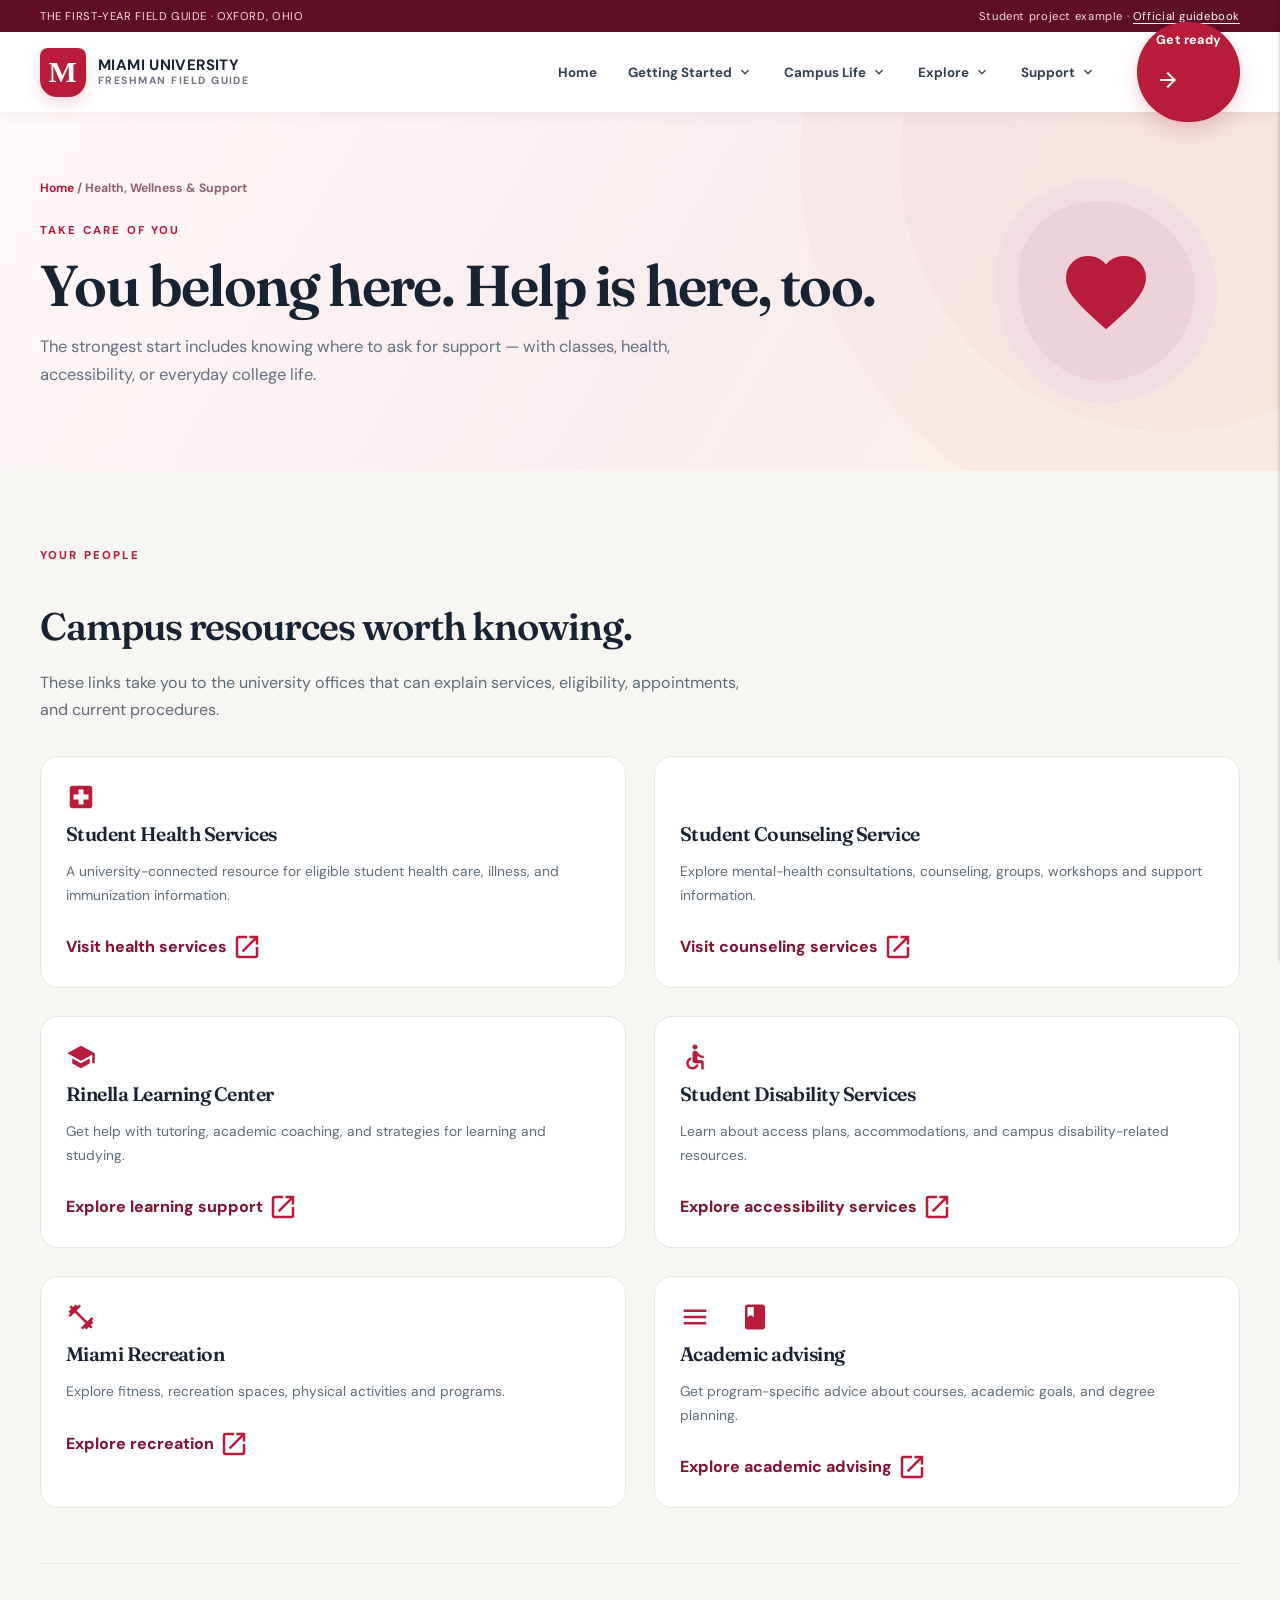
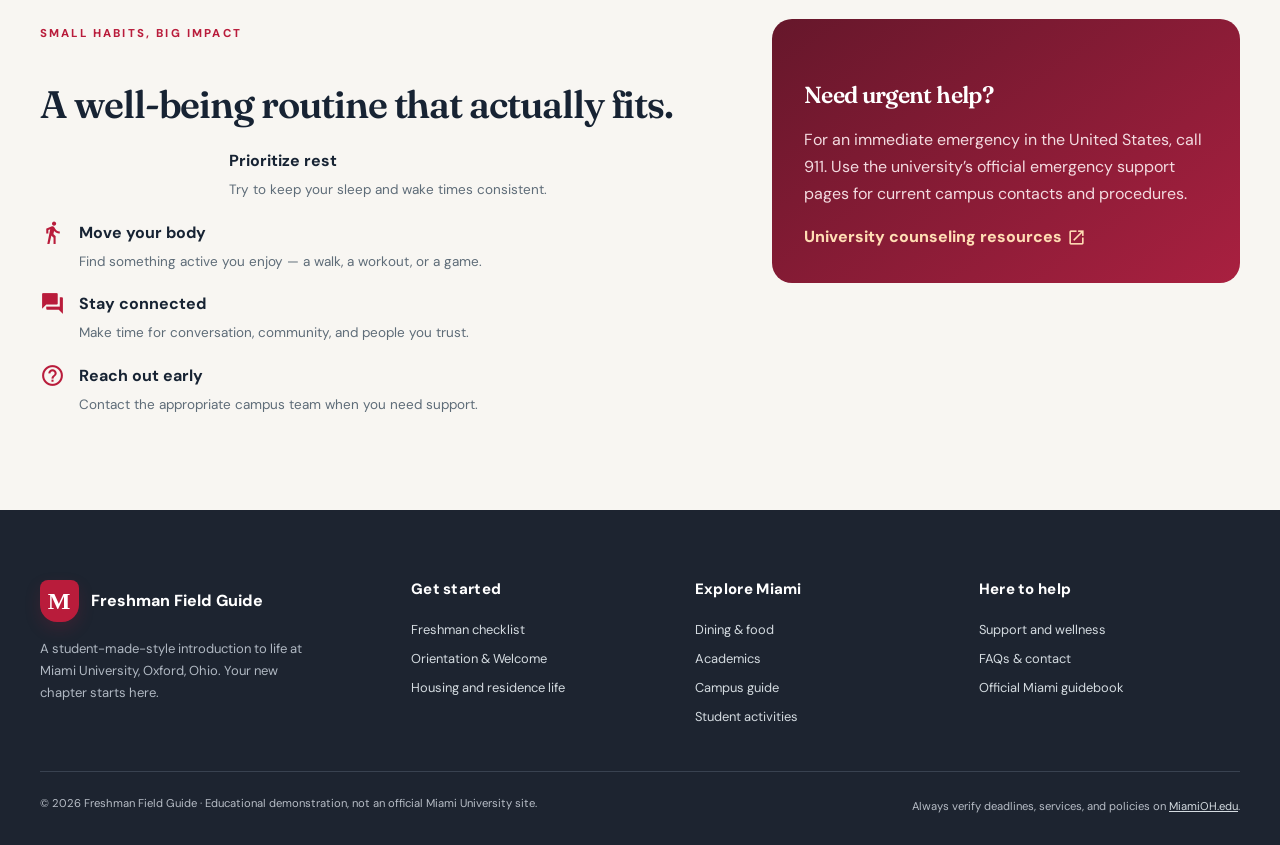
<file: support.html>
<!DOCTYPE html>
<html lang="en">

<head>
    <meta charset="utf-8" />
    <meta name="viewport" content="width=device-width, initial-scale=1.0" />
    <title>Health &amp; Wellness Support | Miami Freshman Field Guide</title>
    <meta name="description" content="Links to Miami University student wellness and academic support services." />
    <link rel="icon" type="image/svg+xml" href="assets/favicon.svg" />
    <link rel="preconnect" href="https://fonts.googleapis.com" />
    <link rel="preconnect" href="https://fonts.gstatic.com" crossorigin />
    <link href="https://fonts.googleapis.com/css2?family=DM+Sans:wght@400;500;600;700;800&family=Fraunces:opsz,wght@9..144,500;9..144,600;9..144,700&display=swap" rel="stylesheet" />
    <link href="https://fonts.googleapis.com/icon?family=Material+Icons" rel="stylesheet" />
    <!-- Materialize CSS 1.0.0, from the official getting-started documentation -->
    <link rel="stylesheet" href="https://cdnjs.cloudflare.com/ajax/libs/materialize/1.0.0/css/materialize.min.css" />
    <link rel="stylesheet" href="css/styles.css" />
</head>

<body>
    <a href="#main-content" class="skip-link">Skip to content</a>
    <div class="site-topline">
        <div class="container"><span>THE FIRST-YEAR FIELD GUIDE · OXFORD, OHIO</span><span class="topline-right">Student project example · <a href="https://miamioh.edu/life-at-miami/new-students-orientation/orientation/guidebook/" target="_blank" rel="noopener noreferrer">Official guidebook</a></span></div>
    </div>
    <nav id="site-nav" aria-label="Primary navigation">
        <div class="nav-wrapper container">
            <a href="index.html" class="brand-link" aria-label="Miami Freshman Guide homepage"><span class="brand-mark" aria-hidden="true">M</span><span class="brand-wordmark"><b>MIAMI UNIVERSITY</b><small>FRESHMAN FIELD GUIDE</small></span></a>
            <div class="desktop-links"><a href="index.html" class="">Home</a><a href="#!" class="dropdown-trigger" data-target="drop-0" aria-label="Getting Started menu">Getting Started <i class="material-icons" aria-hidden="true">expand_more</i></a><a href="#!" class="dropdown-trigger" data-target="drop-1" aria-label="Campus Life menu">Campus Life <i class="material-icons" aria-hidden="true">expand_more</i></a><a href="#!" class="dropdown-trigger" data-target="drop-2" aria-label="Explore menu">Explore <i class="material-icons" aria-hidden="true">expand_more</i></a><a href="#!" class="dropdown-trigger" data-target="drop-3" aria-label="Support menu">Support <i class="material-icons" aria-hidden="true">expand_more</i></a></div><a class="nav-cta waves-effect waves-light" href="checklist.html">Get ready <i class="material-icons" aria-hidden="true">arrow_forward</i></a>
            <button type="button" class="menu-button sidenav-trigger" data-target="mobile-nav" aria-label="Open mobile menu" aria-controls="mobile-nav"><i class="material-icons" aria-hidden="true">menu</i></button>
        </div>
    </nav>
    <ul id="drop-0" class="dropdown-content">
        <li><a href="checklist.html">Freshman checklist</a></li>
        <li><a href="orientation.html">Orientation & Welcome</a></li>
    </ul>
    <ul id="drop-1" class="dropdown-content">
        <li><a href="housing.html">Housing & residence life</a></li>
        <li><a href="dining.html">Dining & food</a></li>
        <li><a href="activities.html">Clubs & activities</a></li>
    </ul>
    <ul id="drop-2" class="dropdown-content">
        <li><a href="academics.html">Academics & registration</a></li>
        <li><a href="campus.html">Campus & transportation</a></li>
        <li><a href="oxford.html">Oxford</a></li>    
    </ul>
    <ul id="drop-3" class="dropdown-content">
        <li><a href="support.html">Health & wellness</a></li>
        <li><a href="faq.html">FAQs & contact</a></li>
    </ul>
    <ul class="sidenav" id="mobile-nav" aria-label="Mobile navigation">
        <li>
            <div class="mobile-header"><b>MIAMI FIELD GUIDE</b>
                <p>Everything you need for day one.</p>
            </div>
        </li>
        <li><a href="index.html" class=""><i class="material-icons" aria-hidden="true">home</i> Home</a></li>
        <li>
            <div class="subnav-label">Get started</div>
        </li>
        <li><a href="checklist.html" class=""><i class="material-icons" aria-hidden="true">checklist</i> Freshman Checklist</a></li>
        <li><a href="orientation.html" class=""><i class="material-icons" aria-hidden="true">event</i> Orientation & Welcome</a></li>
        <li>
            <div class="subnav-label">Campus life</div>
        </li>
        <li><a href="housing.html" class=""><i class="material-icons" aria-hidden="true">hotel</i> Housing & Residence Life</a></li>
        <li><a href="dining.html" class=""><i class="material-icons" aria-hidden="true">restaurant</i> Dining & Food</a></li>
        <li>
            <div class="subnav-label">Academics</div>
        </li>
        <li><a href="academics.html" class=""><i class="material-icons" aria-hidden="true">school</i> Academics & Registration</a></li>
        <li><a href="campus.html" class=""><i class="material-icons" aria-hidden="true">map</i> Campus & Transportation</a></li>
        <li>
            <div class="subnav-label">Explore</div>
        </li>
        <li><a href="activities.html" class=""><i class="material-icons" aria-hidden="true">groups</i> Clubs & Activities</a></li>
        <li><a href="support.html" class="active"><i class="material-icons" aria-hidden="true">favorite</i> Wellness & Support</a></li>
        <li>
            <div class="subnav-label">Ask</div>
        </li>
        <li><a href="faq.html" class=""><i class="material-icons" aria-hidden="true">help_outline</i> FAQs & Contact</a></li>
    </ul>
    <main id="main-content">
        <section class="page-hero">
            <div class="container page-hero-grid">
                <div>
                    <div class="breadcrumbs"><a href="index.html">Home</a> / Health, Wellness &amp; Support</div><span class="eyebrow">TAKE CARE OF YOU</span>
                    <h1>You belong here. Help is here, too.</h1>
                    <p>The strongest start includes knowing where to ask for support — with classes, health, accessibility, or everyday college life.</p>
                </div>
                <div class="page-hero-icon" aria-hidden="true"><i class="material-icons" aria-hidden="true">favorite</i></div>
            </div>
        </section>
        <div class="container page-main">
            <div class="section-header"><span class="eyebrow">YOUR PEOPLE</span>
                <h2>Campus resources worth knowing.</h2>
                <p>These links take you to the university offices that can explain services, eligibility, appointments, and current procedures.</p>
            </div>
            <div class="two-col">
                <article class="info-card"><i class="material-icons" aria-hidden="true">local_hospital</i>
                    <h3>Student Health Services</h3>
                    <p>A university-connected resource for eligible student health care, illness, and immunization information.</p>
                    <div><a class="text-link" href="https://miamioh.edu/life-at-miami/health-well-being/student-health-services/" target="_blank" rel="noopener noreferrer">Visit health services <i class="material-icons" aria-hidden="true">open_in_new</i></a></div>
                </article>
                <article class="info-card"><i class="material-icons" aria-hidden="true">psychology</i>
                    <h3>Student Counseling Service</h3>
                    <p>Explore mental-health consultations, counseling, groups, workshops and support information.</p>
                    <div><a class="text-link" href="https://miamioh.edu/life-at-miami/health-well-being/student-counseling-service/" target="_blank" rel="noopener noreferrer">Visit counseling services <i class="material-icons" aria-hidden="true">open_in_new</i></a></div>
                </article>
                <article class="info-card"><i class="material-icons" aria-hidden="true">school</i>
                    <h3>Rinella Learning Center</h3>
                    <p>Get help with tutoring, academic coaching, and strategies for learning and studying.</p>
                    <div><a class="text-link" href="https://miamioh.edu/centers-institutes/rinella-learning-center/" target="_blank" rel="noopener noreferrer">Explore learning support <i class="material-icons" aria-hidden="true">open_in_new</i></a></div>
                </article>
                <article class="info-card"><i class="material-icons" aria-hidden="true">accessible</i>
                    <h3>Student Disability Services</h3>
                    <p>Learn about access plans, accommodations, and campus disability-related resources.</p>
                    <div><a class="text-link" href="https://miamioh.edu/academic-programs/resources-services/student-disability-services/" target="_blank" rel="noopener noreferrer">Explore accessibility services <i class="material-icons" aria-hidden="true">open_in_new</i></a></div>
                </article>
                <article class="info-card"><i class="material-icons" aria-hidden="true">fitness_center</i>
                    <h3>Miami Recreation</h3>
                    <p>Explore fitness, recreation spaces, physical activities and programs.</p>
                    <div><a class="text-link" href="https://miamioh.edu/athletics-recreation/recreation/facilities/" target="_blank" rel="noopener noreferrer">Explore recreation <i class="material-icons" aria-hidden="true">open_in_new</i></a></div>
                </article>
                <article class="info-card"><i class="material-icons" aria-hidden="true">menu_book</i>
                    <h3>Academic advising</h3>
                    <p>Get program-specific advice about courses, academic goals, and degree planning.</p>
                    <div><a class="text-link" href="https://miamioh.edu/life-at-miami/new-students-orientation/orientation/guidebook/advising.html" target="_blank" rel="noopener noreferrer">Explore academic advising <i class="material-icons" aria-hidden="true">open_in_new</i></a></div>
                </article>
            </div>
            <hr class="section-break" />
            <div class="split-col">
                <div><span class="eyebrow">SMALL HABITS, BIG IMPACT</span>
                    <h2>A well-being routine that actually fits.</h2>
                    <div class="stack">
                        <div class="resource-row"><i class="material-icons" aria-hidden="true">bedtime</i>
                            <div><b>Prioritize rest</b>
                                <p>Try to keep your sleep and wake times consistent.</p>
                            </div>
                        </div>
                        <div class="resource-row"><i class="material-icons" aria-hidden="true">directions_walk</i>
                            <div><b>Move your body</b>
                                <p>Find something active you enjoy — a walk, a workout, or a game.</p>
                            </div>
                        </div>
                        <div class="resource-row"><i class="material-icons" aria-hidden="true">forum</i>
                            <div><b>Stay connected</b>
                                <p>Make time for conversation, community, and people you trust.</p>
                            </div>
                        </div>
                        <div class="resource-row"><i class="material-icons" aria-hidden="true">help_outline</i>
                            <div><b>Reach out early</b>
                                <p>Contact the appropriate campus team when you need support.</p>
                            </div>
                        </div>
                    </div>
                </div>
                <aside class="panel-highlight">
                    <h3>Need urgent help?</h3>
                    <p>For an immediate emergency in the United States, call 911. Use the university’s official emergency support pages for current campus contacts and procedures.</p><a class="text-link" href="https://miamioh.edu/life-at-miami/health-well-being/student-counseling-service/" target="_blank" rel="noopener noreferrer">University counseling resources <i class="material-icons" aria-hidden="true">open_in_new</i></a>
                </aside>
            </div>
        </div>
    </main>
    <footer class="site-footer">
        <div class="container">
            <div class="footer-grid">
                <div>
                    <div class="footer-brand"><span class="brand-mark" aria-hidden="true">M</span><span>Freshman Field Guide</span></div>
                    <p>A student-made-style introduction to life at Miami University, Oxford, Ohio. Your new chapter starts here.</p>
                </div>
                <div>
                    <h3>Get started</h3><a href="checklist.html">Freshman checklist</a><a href="orientation.html">Orientation & Welcome</a><a href="housing.html">Housing and residence life</a>
                </div>
                <div>
                    <h3>Explore Miami</h3><a href="dining.html">Dining & food</a><a href="academics.html">Academics</a><a href="campus.html">Campus guide</a><a href="activities.html">Student activities</a>
                </div>
                <div>
                    <h3>Here to help</h3><a href="support.html">Support and wellness</a><a href="faq.html">FAQs & contact</a><a href="https://miamioh.edu/life-at-miami/new-students-orientation/orientation/guidebook/" target="_blank" rel="noopener noreferrer">Official Miami guidebook</a>
                </div>
            </div>
            <div class="footer-bottom"><span>© 2026 Freshman Field Guide · Educational demonstration, not an official Miami University site.</span><span>Always verify deadlines, services, and policies on <a href="https://miamioh.edu/" target="_blank" rel="noopener noreferrer">MiamiOH.edu</a>.</span></div>
        </div>
    </footer>
    <!-- Materialize JavaScript must load before our custom JavaScript -->
    <script src="https://cdnjs.cloudflare.com/ajax/libs/materialize/1.0.0/js/materialize.min.js"></script>
    <script src="js/main.js"></script>
</body>

</html>
</file>
<file: css/styles.css>
/* ============================================================
   Miami Freshman Field Guide | Student website demonstration
   Custom styling layered on Materialize CSS 1.0.0
   ============================================================ */
:root {
  --red: #b91c3b;
  --red-dark: #83142e;
  --oxblood: #5e0f26;
  --ink: #172333;
  --slate: #5e6c78;
  --cream: #f8f6f2;
  --paper: #fff;
  --pink: #faedf0;
  --gold: #f0c58c;
  --line: #e9e5e1;
  --shadow: 0 20px 60px rgba(34, 27, 30, .09);
  --radius: 20px;
}
* { box-sizing: border-box; }
html { scroll-behavior: smooth; }
body { margin: 0; background: var(--cream); color: var(--ink); font-family: 'DM Sans', Arial, sans-serif; font-size: 16px; line-height: 1.68; }
a { color: var(--red-dark); }
a:hover { color: var(--red); }
a:focus-visible, button:focus-visible, input:focus-visible, select:focus-visible, textarea:focus-visible { outline: 3px solid #efab43 !important; outline-offset: 3px; }
img { max-width: 100%; }
p { margin: .25rem 0 1.1rem; }
h1, h2, h3, h4 { font-family: 'Fraunces', Georgia, serif; color: var(--ink); letter-spacing: -.028em; }
h1 { font-size: clamp(2.9rem, 6vw, 5.7rem); line-height: 1.08; font-weight: 620; }
h2 { font-size: clamp(2.05rem, 3.3vw, 3.05rem); line-height: 1.18; font-weight: 590; }
h3 { font-size: 1.55rem; line-height: 1.25; font-weight: 600; }
h4 { font-size: 1.2rem; line-height: 1.35; font-weight: 600; }
strong { font-weight: 700; }
.container { width: min(1200px, calc(100% - 48px)); max-width: 1200px; }
.wide-container { width: min(1320px, calc(100% - 60px)); margin: 0 auto; }
.section-pad { padding: 90px 0; }
.section-pad-sm { padding: 56px 0; }
.section-header { max-width: 730px; margin-bottom: 32px; }
.section-header p:last-child { color: var(--slate); font-size: 1.07rem; }
.eyebrow { display: inline-block; font-size: .76rem; line-height: 1.2; text-transform: uppercase; font-weight: 800; letter-spacing: .19em; color: var(--red); }
.eyebrow.light { color: #f2c7ce; }
.muted { color: var(--slate); }
.small-note { font-size: .86rem; color: var(--slate); }
.skip-link { position: absolute; left: 12px; top: -60px; z-index: 5000; background: #fff; padding: 9px 16px; }
.skip-link:focus { top: 12px; }
.material-icons { vertical-align: middle; }
.site-topline { background: var(--oxblood); color: #f6dce0; font-size: .75rem; letter-spacing: .055em; }
.site-topline .container { display: flex; justify-content: space-between; align-items: center; min-height: 32px; gap: 20px; }
.site-topline a { color: #fff; text-decoration: underline; text-underline-offset: 3px; }
#site-nav { height: 80px; line-height: normal; background: rgba(255,255,255,.97); color: var(--ink); box-shadow: 0 2px 16px rgba(44,25,32,.06); position: sticky; top: 0; z-index: 1200; }
#site-nav .nav-wrapper { height: 80px; display: flex; align-items: center; gap: 20px; }
.brand-link { display: inline-flex; gap: 12px; align-items: center; color: var(--ink); min-width: 238px; }
.brand-link:hover { color: var(--ink); }
.brand-mark { display: inline-grid; place-items: center; width: 46px; height: 49px; background: var(--red); color: white; font-family: Georgia, serif; font-weight: 800; font-size: 30px; border-radius: 8px 8px 17px 17px; box-shadow: 0 7px 16px rgba(185, 28, 59,.17); letter-spacing: -.08em; padding-right: 3px; }
.brand-logo-img { width: 48px; height: 48px; object-fit: contain; display: block; flex-shrink: 0; }
.footer-logo-img { width: 40px; height: 40px; }
.brand-wordmark { display: flex; flex-direction: column; gap: 1px; }
.brand-wordmark b { font-size: 1rem; letter-spacing: .025em; line-height: 1.15; }
.brand-wordmark small { font-size: .7rem; line-height: 1.1; color: #6c7580; letter-spacing: .14em; font-weight: 700; }
.desktop-links { display: flex; gap: 5px; align-items: center; margin-left: auto; height: 100%; }
.desktop-links > a { color: #334051; border-radius: 7px; padding: 10px 13px; font-weight: 700; font-size: .89rem; display: inline-flex; gap: 5px; align-items: center; }
.desktop-links > a:hover, .desktop-links > a.active { color: var(--red); background: #fff1f3; }
.desktop-links .material-icons { font-size: 16px; }
.nav-cta, .btn.brand-btn, .btn-large.brand-btn { background: var(--red); color: #fff; border-radius: 999px; box-shadow: 0 8px 20px rgba(185,28,59,.20); text-transform: none; font-weight: 800; letter-spacing: .015em; }
.nav-cta:hover, .btn.brand-btn:hover, .btn-large.brand-btn:hover { background: var(--red-dark); color: #fff; }
.nav-cta { white-space: nowrap; margin-left: 8px; padding: 10px 19px; font-size: .84rem; line-height: 1.3; }
.dropdown-content { min-width: 210px !important; box-shadow: 0 20px 45px rgba(34,27,30,.12); border-radius: 12px; padding: 9px 0; overflow: visible; }
.dropdown-content li { min-height: 0; }
.dropdown-content li > a { color: #283445; font-size: .9rem; font-weight: 600; padding: 12px 20px; }
.dropdown-content li > a:hover { background: #fff2f4; color: var(--red); }
.menu-button { background: none; border: 0; width: 42px; height: 42px; display: none; color: var(--ink); cursor: pointer; }
.menu-button .material-icons { font-size: 29px; }
.sidenav { z-index: 2100; padding-bottom: 25px; }
.sidenav .mobile-header { background: var(--oxblood); color: white; padding: 32px 25px 24px; }
.sidenav .mobile-header b { font-size: 1.2rem; }
.sidenav .mobile-header p { font-size: .87rem; color: #f7dfe4; }
.sidenav li > a { font-weight: 700; color: #344151; }
.sidenav li > a.active { color: var(--red); background: #fff1f4; }
.sidenav .subnav-label { text-transform: uppercase; letter-spacing: .15em; font-weight: 800; color: var(--red); margin: 21px 31px 6px; font-size: .68rem; }
/* Buttons and small elements */
.btn-outline-light { display: inline-flex; gap: 9px; align-items: center; padding: 0 24px; height: 54px; border-radius: 99px; border: 1px solid rgba(255,255,255,.46); color: white; font-weight: 700; transition: .2s; }
.btn-outline-light:hover { border-color: #fff; background: rgba(255,255,255,.12); color: #fff; }
.pill-label { display: inline-flex; gap: 8px; align-items: center; background: #f6e7ea; color: var(--red-dark); padding: 6px 13px; border-radius: 40px; font-size: .77rem; font-weight: 800; }
.text-link { display: inline-flex; align-items: center; gap: 5px; color: var(--red-dark); font-weight: 800; text-decoration: none; }
.text-link:hover { color: var(--red); gap: 8px; }
.text-link .material-icons { font-size: 19px; }
/* Homepage */
.home-hero { min-height: 610px; background: radial-gradient(circle at 96% 6%, #bd4962 0, transparent 31%), linear-gradient(124deg, #5d1127 0%, #8c1635 54%, #a61a3c 100%); color: white; position: relative; overflow: hidden; }
.home-hero:before { content: ''; position: absolute; width: 760px; height: 760px; border: 1px solid rgba(255,255,255,.09); border-radius: 100%; right: -270px; top: -130px; box-shadow: 0 0 0 90px rgba(255,255,255,.025), 0 0 0 180px rgba(255,255,255,.02); }
.hero-grid { min-height: 608px; display: grid; grid-template-columns: 1.06fr .94fr; gap: 35px; align-items: center; position: relative; z-index: 1; padding: 70px 0 76px; }
.hero-copy { max-width: 650px; }
.home-hero h1 { color: white; margin: 23px 0 24px; font-size: clamp(3.45rem, 5.8vw, 5.7rem); }
.home-hero h1 em { font-style: normal; color: #ffcf8c; }
.home-hero .hero-lead { color: #f7e7eb; font-size: clamp(1.02rem, 1.35vw, 1.23rem); max-width: 495px; line-height: 1.7; }
.hero-buttons { display: flex; gap: 13px; flex-wrap: wrap; align-items: center; margin-top: 30px; }
.home-hero .btn-large.brand-btn { background: white; color: var(--red-dark); height: 54px; line-height: 54px; padding: 0 24px; }
.home-hero .btn-large.brand-btn:hover { background: #ffdbb2; color: var(--red-dark); }
.hero-smallproof { display: flex; align-items: center; gap: 13px; color: #f4dfe2; font-size: .84rem; margin-top: 33px; }
.hero-proof-bubbles { display: flex; margin-right: 3px; }
.hero-proof-bubbles i { width: 32px; height: 32px; display: inline-grid; place-items: center; border-radius: 50%; border: 2px solid #911f3b; background: #f6c3a1; color: #62223d; font-size: 15px; margin-right: -8px; font-style: normal; }
.hero-proof-bubbles i:nth-child(2) { background: #e9ddcf; }
.hero-proof-bubbles i:nth-child(3) { background: #f5bbce; }
.hero-visual { position: relative; align-self: stretch; display: flex; justify-content: center; align-items: center; min-height: 410px; }
.hero-visual-frame { position: relative; width: min(100%, 540px); aspect-ratio: 1.07; border-radius: 220px 220px 24px 24px; overflow: hidden; transform: rotate(2deg); border: 8px solid rgba(255,255,255,.12); box-shadow: 0 32px 60px rgba(38,0,16,.30); background: #d1a695; }
.hero-visual-frame img { width: 100%; height: 100%; object-fit: cover; display: block; }
.hero-visual:after { content: '1809'; font-family: 'Fraunces',serif; position: absolute; font-size: 8rem; font-weight: 800; color: rgba(255,255,255,.09); right: -12px; top: -8px; z-index: -1; }
.hero-sticker { position: absolute; left: -10px; bottom: 25px; background: white; color: var(--ink); padding: 15px 20px; border-radius: 15px; box-shadow: 0 20px 35px rgba(22,0,8,.18); max-width: 230px; transform: rotate(-5deg); }
.hero-sticker b { display: block; font-size: .98rem; }
.hero-sticker small { color: var(--slate); }
.hero-sticker .material-icons { color: var(--red); margin-right: 3px; }
.quick-panel { position: relative; z-index: 2; margin-top: -36px; border-radius: 20px; box-shadow: var(--shadow); background: white; display: grid; grid-template-columns: repeat(4, 1fr); overflow: hidden; }
.quick-panel a { display: flex; padding: 23px 21px; gap: 13px; align-items: center; color: var(--ink); min-width: 0; border-right: 1px solid var(--line); transition: background .2s; }
.quick-panel a:last-child { border-right: 0; }
.quick-panel a:hover { background: #fff5f6; }
.quick-panel .icon-box { width: 43px; height: 43px; border-radius: 13px; flex: 0 0 43px; display: grid; place-items: center; color: var(--red); background: #fff0f2; }
.quick-panel .icon-box .material-icons { font-size: 23px; }
.quick-panel b { display: block; font-size: .91rem; }
.quick-panel small { display: block; line-height: 1.2; font-size: .75rem; color: var(--slate); margin-top: 4px; }
.guide-grid { display: grid; grid-template-columns: repeat(3, 1fr); gap: 19px; }
.guide-card { position: relative; min-height: 251px; border-radius: 20px; padding: 28px 27px 25px; background: white; box-shadow: 0 6px 24px rgba(46,25,31,.04); border: 1px solid #f0ebeb; overflow: hidden; display: flex; flex-direction: column; transition: .22s; color: var(--ink); }
.guide-card:hover { transform: translateY(-5px); box-shadow: var(--shadow); color: var(--ink); }
.guide-card:after { content: ''; background: var(--tint, #f2e4e7); width: 170px; height: 170px; border-radius: 50%; position: absolute; right: -75px; top: -90px; }
.guide-card .gc-top { display: flex; justify-content: space-between; align-items: flex-start; z-index: 1; }
.guide-card .gc-icon { display: grid; place-items: center; width: 53px; height: 53px; border-radius: 15px; background: var(--tint, #fce9ee); color: var(--accent, var(--red)); }
.guide-card .gc-icon .material-icons { font-size: 28px; }
.guide-card .gc-number { font-family: 'Fraunces', serif; color: #c9c5c2; font-size: 1.5rem; }
.guide-card h3 { font-size: 1.36rem; margin: 22px 0 7px; z-index: 1; }
.guide-card p { font-size: .9rem; color: var(--slate); line-height: 1.6; z-index: 1; margin: 0 0 16px; }
.guide-card .gc-arrow { margin-top: auto; color: var(--red-dark); font-size: 22px; z-index: 1; }
/* Campus Slideshow */
.campus-showcase { padding-top: 10px; }
.campus-slider-shell { position: relative; border-radius: 26px; overflow: hidden; box-shadow: var(--shadow); background: var(--ink); }
.campus-slider .slides { background-color: var(--ink); border-radius: 26px; }
.campus-slider .slides li::after { content: ''; position: absolute; inset: 0; background: linear-gradient(180deg, rgba(23,35,51,.08) 0%, rgba(23,35,51,.25) 45%, rgba(23,35,51,.84) 100%); pointer-events: none; }
.campus-slider .slides li img { background-position: center; background-size: cover; }
.campus-slider .slides li .caption { left: 6%; right: 6%; top: auto; bottom: 52px; width: auto; max-width: 640px; z-index: 2; }
.campus-slider .slide-tag { display: inline-block; font-size: .72rem; font-weight: 800; letter-spacing: .16em; text-transform: uppercase; color: var(--gold); margin-bottom: 8px; }
.campus-slider .caption h3 { color: #fff; font-size: clamp(1.65rem, 3vw, 2.35rem); margin: 0 0 8px; }
.campus-slider .caption p { color: #f2e8eb; font-size: 1.02rem; margin: 0; line-height: 1.55; }
.campus-slider .indicators { bottom: 16px; z-index: 3; }
.campus-slider .indicators .indicator-item { width: 11px; height: 11px; margin: 0 6px; background-color: rgba(255,255,255,.45); }
.campus-slider .indicators .indicator-item.active { background-color: #fff; transform: scale(1.15); }
.slider-nav-btn { position: absolute; top: 50%; transform: translateY(-50%); z-index: 4; width: 46px; height: 46px; border-radius: 50%; border: 1px solid rgba(255,255,255,.3); background: rgba(23,35,51,.55); color: #fff; display: grid; place-items: center; cursor: pointer; transition: background .2s, transform .2s; backdrop-filter: blur(4px); }
.slider-nav-btn:hover { background: var(--red); border-color: var(--red); }
.slider-nav-btn .material-icons { font-size: 28px; }
.slider-prev { left: 18px; }
.slider-next { right: 18px; }
.feature-band { background: white; }
.feature-grid { display: grid; grid-template-columns: 1fr 1fr; gap: 80px; align-items: center; }
.feature-art { background: #f2e5dd; border-radius: 26px; min-height: 415px; position: relative; overflow: hidden; display: flex; align-items: stretch; }
.feature-art img { width: 100%; height: 100%; object-fit: cover; position: absolute; inset: 0; }
.feature-photo-credit { position: absolute; bottom: 15px; left: 16px; background: rgba(255,255,255,.90); border-radius: 99px; padding: 6px 12px; font-size: .7rem; color: #4d5864; }
.feature-quote { background: #f9f2eb; border-left: 4px solid var(--gold); border-radius: 0 12px 12px 0; margin: 22px 0 27px; padding: 20px 22px; color: #4e4450; font-size: 1.05rem; }
.feature-list { list-style: none; margin: 16px 0; padding: 0; }
.feature-list li { display: flex; gap: 11px; margin-bottom: 11px; color: #43505e; }
.feature-list i { font-size: 20px; color: #148067; flex-shrink: 0; }
.timeline-grid { display: grid; grid-template-columns: repeat(3,1fr); gap: 23px; }
.timeline-card { position: relative; background: transparent; border-top: 2px solid #e6d3d7; padding: 30px 15px 10px 0; }
.timeline-card:before { content: ''; position: absolute; top: -8px; left: 0; width: 14px; height: 14px; border-radius: 50%; background: var(--red); box-shadow: 0 0 0 6px #f9e2e7; }
.timeline-card .step { color: var(--red); font-weight: 800; font-size: .8rem; letter-spacing: .13em; }
.timeline-card h3 { font-size: 1.37rem; margin: 11px 0; }
.timeline-card p { color: var(--slate); font-size: .94rem; }
.cta-banner { background: linear-gradient(105deg,#75152c,#ad1d42); border-radius: 26px; padding: 48px 55px; display: flex; justify-content: space-between; align-items: center; gap: 30px; overflow: hidden; position: relative; color: white; }
.cta-banner:before { content: ''; width: 350px; height: 350px; border: 1px solid rgba(255,255,255,.1); border-radius: 50%; position: absolute; right: 10%; top: -235px; box-shadow: 0 0 0 70px rgba(255,255,255,.03); }
.cta-banner h2 { color: white; font-size: 2.2rem; margin: 7px 0; }
.cta-banner p { color: #f5dce4; margin: 0; }
.cta-banner .btn-large { background: white; color: var(--red-dark); font-weight: 800; border-radius: 99px; text-transform: none; box-shadow: none; white-space: nowrap; }
.cta-banner .btn-large:hover { color: var(--red-dark); background: #ffdfb5; }
/* Interior pages */
.page-hero { background: linear-gradient(120deg, #fff8f8 0%, #f9ecee 53%, #f9f0e6 100%); padding: 66px 0 66px; position: relative; overflow: hidden; }
.page-hero:after { content: ''; position: absolute; right: -160px; top: -220px; width: 540px; height: 540px; border-radius: 50%; background: rgba(185,28,59,.05); box-shadow: 0 0 0 100px rgba(185,28,59,.02); }
.page-hero-grid { display: grid; grid-template-columns: minmax(0,1fr) 270px; align-items: center; gap: 40px; position: relative; z-index: 1; }
.page-hero h1 { font-size: clamp(2.9rem,4.5vw,4.25rem); margin: 12px 0 16px; max-width: 900px; }
.page-hero p { max-width: 675px; color: #627080; font-size: 1.1rem; }
.breadcrumbs { margin-bottom: 18px; color: #8e616c; font-size: .81rem; font-weight: 700; }
.breadcrumbs a { color: var(--red); }
.page-hero-icon { height: 223px; width: 223px; display: grid; place-items: center; border-radius: 47% 53% 51% 49% / 43% 49% 51% 57%; background: #edd2d9; color: var(--red); box-shadow: inset 0 0 0 22px rgba(255,255,255,.24); margin: auto; transform: rotate(8deg); }
.page-hero-icon .material-icons { font-size: 96px; transform: rotate(-8deg); }
.page-main { padding: 70px 0 94px; }
.page-main h2 { font-size: clamp(1.85rem,3vw,2.55rem); }
.intro-text { color: var(--slate); max-width: 850px; font-size: 1.05rem; margin-bottom: 24px; }
.two-col { display: grid; grid-template-columns: 1fr 1fr; gap: 28px; }
.three-col { display: grid; grid-template-columns: repeat(3,1fr); gap: 22px; }
.split-col { display: grid; grid-template-columns: minmax(0,1.5fr) minmax(255px,1fr); gap: 30px; align-items: start; }
.stack { display: grid; gap: 18px; }
.stack-lg { display: grid; gap: 27px; }
.panel { background: white; border: 1px solid var(--line); border-radius: var(--radius); padding: 28px; box-shadow: 0 4px 20px rgba(46,25,31,.035); }
.panel h3 { margin-top: 0; font-size: 1.38rem; }
.panel p:last-child { margin-bottom: 0; }
.panel.soft { background: #fff4f2; border-color: #f5dedc; }
.panel-tint { background: #f6ede7; border-radius: var(--radius); padding: 30px; }
.panel-highlight { background: linear-gradient(145deg, #66172b 0%, #a92040 100%); border-radius: var(--radius); color: white; padding: 32px; }
.panel-highlight h3 { color: white; }
.panel-highlight p { color: #f3dbe0; }
.panel-highlight .text-link { color: #ffddb4; }
.resource-row { display: flex; align-items: flex-start; gap: 14px; }
.resource-row .material-icons { font-size: 25px; color: var(--red); }
.resource-row b { display: block; margin-bottom: 4px; }
.resource-row p { color: var(--slate); font-size: .9rem; margin: 0; }
.icon-label { display: inline-flex; gap: 8px; align-items: center; color: var(--red); font-size: .78rem; font-weight: 800; letter-spacing: .05em; text-transform: uppercase; }
.icon-label i { font-size: 19px; }
.info-card { background: white; border: 1px solid var(--line); border-radius: 18px; padding: 25px; display: flex; flex-direction: column; gap: 9px; min-height: 190px; }
.info-card .material-icons { color: var(--red); font-size: 30px; }
.info-card h3 { font-size: 1.3rem; margin: 1px 0; }
.info-card p { color: var(--slate); font-size: .92rem; }
.info-card a { margin-top: auto; }
.note-box { padding: 18px 22px; background: #fff6e9; border-left: 4px solid #d89c48; border-radius: 0 12px 12px 0; font-size: .94rem; color: #645140; }
.section-break { margin: 55px 0; height: 1px; background: var(--line); border: 0; }
.clean-list { padding-left: 22px; color: #54616b; }
.clean-list li { margin: 7px 0; }
/* Oxford page & hotel cost estimator */
.hotel-card-head { display: flex; justify-content: space-between; align-items: baseline; gap: 12px; flex-wrap: wrap; margin-bottom: 6px; }
.hotel-card-head h3 { margin: 0; font-size: 1.24rem; }
.hotel-rate-pill { display: inline-block; background: #fcebee; color: var(--red-dark); font-size: .82rem; font-weight: 800; padding: 4px 11px; border-radius: 99px; white-space: nowrap; }
.estimator-panel { position: sticky; top: 100px; }
.estimator-form { margin-top: 18px; }
.estimator-form .input-field { margin-top: 1.1rem; margin-bottom: 1.2rem; }
.estimator-form .select-wrapper input.select-dropdown { font-family: inherit; font-weight: 600; color: var(--ink); border-bottom-color: #d8c7cb; }
.estimator-submit { width: 100%; display: inline-flex; justify-content: center; align-items: center; gap: 8px; }
.estimate-breakdown { display: grid; gap: 8px; }
.estimate-hotel-name { font-family: 'Fraunces', Georgia, serif; font-size: 1.12rem; color: var(--ink); margin-bottom: 4px; }
.estimate-row { display: flex; justify-content: space-between; align-items: center; gap: 12px; font-size: .92rem; color: #43505e; }
.estimate-row.estimate-total { border-top: 1px solid var(--line); padding-top: 10px; margin-top: 4px; font-size: 1.08rem; font-weight: 800; color: var(--red-dark); }
.estimate-error { color: #a01632; font-weight: 700; }
.source-links { display: flex; gap: 20px; flex-wrap: wrap; }
/* checklist */
.progress-wrap { background: linear-gradient(135deg,#64162c,#aa2344); color: white; padding: 35px; border-radius: var(--radius); display: grid; grid-template-columns: 1fr 170px; gap: 24px; align-items: center; }
.progress-wrap h2 { color: white; margin: 0 0 5px; }
.progress-wrap p { color: #f8dfe5; margin: 0 0 20px; }
.progress-wrap .progress { background: rgba(255,255,255,.22); border-radius: 10px; height: 10px; margin-bottom: 8px; }
.progress-wrap .progress .determinate { background: #ffd3a1; transition: width .25s ease; }
.progress-donut { height: 150px; width: 150px; border-radius: 50%; display: grid; place-items: center; background: conic-gradient(#ffc38e var(--progress,0%), rgba(255,255,255,.21) 0); margin: auto; }
.progress-donut-inner { width: 117px; height: 117px; border-radius: 50%; background: #79203b; display: grid; place-items: center; align-content: center; text-align: center; }
.progress-donut-inner b { font-size: 2rem; line-height: 1.2; }
.progress-donut-inner small { font-size: .7rem; text-transform: uppercase; letter-spacing: .1em; }
.checklist-group { background: white; border: 1px solid var(--line); border-radius: 18px; margin-bottom: 20px; padding: 29px 30px 10px; }
.checklist-group h3 { margin: 0 0 6px; }
.checklist-group .group-subtitle { color: var(--slate); font-size: .89rem; }
.check-item { padding: 15px 0; border-top: 1px solid #f2eeee; }
.check-item:first-of-type { border-top: 0; }
.check-item label { color: var(--ink); cursor: pointer; }
.check-item [type='checkbox'] + span:not(.lever) { padding-left: 35px; font-size: .98rem; font-weight: 650; color: #2c3643; height: auto; line-height: 1.5; }
.check-item small { display: block; color: var(--slate); font-weight: 400; margin-left: 36px; line-height: 1.5; padding-top: 3px; }
.check-item [type='checkbox']:checked + span:not(.lever) { color: #7b8590; text-decoration: line-through; }
[type='checkbox'].filled-in:checked + span:not(.lever):after { background: var(--red); border-color: var(--red); }
.checklist-actions { display: flex; justify-content: space-between; gap: 15px; align-items: center; margin: 14px 0 35px; flex-wrap: wrap; }
.reset-btn { border: 1px solid #e8cbd1; background: white; color: var(--red-dark); padding: 11px 17px; border-radius: 10px; cursor: pointer; font-weight: 700; }
.reset-btn:hover { background: #fff1f4; }
/* filter/search */
.filter-bar { display: flex; flex-wrap: wrap; gap: 9px; margin: 20px 0; }
.filter-btn { border: 1px solid #e4d6d7; background: white; color: #59616b; border-radius: 99px; padding: 9px 17px; cursor: pointer; font-weight: 700; font-family: inherit; font-size: .86rem; }
.filter-btn:hover, .filter-btn.active { background: var(--red); border-color: var(--red); color: white; }
.search-field { background: #fff; padding: 2px 16px; border: 1px solid #e5dbdd; border-radius: 13px; display: flex; align-items: center; gap: 10px; }
.search-field > .material-icons { color: #8f8790; }
.search-field input[type='search'] { border-bottom: 0 !important; box-shadow: none !important; margin: 0 !important; height: 51px !important; width: 100%; font-family: inherit; color: var(--ink); }
.result-count { font-size: .86rem; color: var(--slate); }
.directory-grid { display: grid; grid-template-columns: repeat(2,1fr); gap: 18px; }
.directory-card { background: white; border-radius: 18px; border: 1px solid var(--line); padding: 25px; display: flex; gap: 17px; min-height: 160px; }
.directory-card .round-icon { flex: 0 0 52px; height: 52px; width: 52px; border-radius: 16px; display: grid; place-items: center; color: var(--red); background: #fcebee; }
.directory-card h3 { margin: 0 0 5px; font-size: 1.26rem; }
.directory-card p { color: var(--slate); margin: 0 0 11px; font-size: .91rem; }
.directory-card .microtag { color: var(--red); font-size: .71rem; text-transform: uppercase; font-weight: 800; letter-spacing: .1em; }
.directory-card[hidden], .info-card[hidden] { display: none !important; }
.no-results { border-radius: 15px; border: 1px dashed #c9b6b9; padding: 22px; text-align: center; background: white; color: var(--slate); }
/* tabs/collapsibles */
.tabs { background: transparent; border-bottom: 1px solid #e5ddde; }
.tabs .tab a { color: #5b6976; font-weight: 800; font-size: .82rem; }
.tabs .tab a:hover, .tabs .tab a.active { background: transparent; color: var(--red); }
.tabs .indicator { background-color: var(--red); height: 3px; }
.tab-body { background: white; border-radius: 0 0 18px 18px; padding: 26px; border: 1px solid var(--line); border-top: 0; min-height: 170px; }
.collapsible { border: 0; box-shadow: none; margin: 24px 0; }
.collapsible > li { margin-bottom: 9px; border: 1px solid var(--line); border-radius: 12px; overflow: hidden; background: white; }
.collapsible-header { border: 0; font-weight: 700; gap: 12px; align-items: center; padding: 20px; color: #2d3845; }
.collapsible-header .material-icons { color: var(--red); }
.collapsible-body { border: 0; color: #54616b; background: #fff; padding: 0 22px 20px 56px; }
/* playful interaction panels */
.interactive-box { padding: 28px; border-radius: 20px; background: #fff2f4; border: 1px solid #f3d9df; }
.interactive-box h3 { margin: 0 0 10px; }
.interactive-box .output-card { border-radius: 14px; background: white; padding: 18px 19px; margin-top: 18px; color: #384352; border-left: 4px solid var(--red); min-height: 64px; }
.interactive-box button { text-transform: none; }
input:not([type]):focus:not([readonly]),input[type=text]:not(.browser-default):focus:not([readonly]), input[type=email]:not(.browser-default):focus:not([readonly]), input[type=number]:not(.browser-default):focus:not([readonly]), textarea.materialize-textarea:focus:not([readonly]) { border-bottom: 1px solid var(--red); box-shadow: 0 1px 0 0 var(--red); }
input:not([type]):focus:not([readonly])+label,input[type=text]:not(.browser-default):focus:not([readonly])+label,input[type=email]:not(.browser-default):focus:not([readonly])+label,input[type=number]:not(.browser-default):focus:not([readonly])+label,textarea.materialize-textarea:focus:not([readonly])+label { color: var(--red); }
.input-field .prefix.active { color: var(--red); }
/* Feature banner & footer */
.sources-strip { padding: 28px; border-radius: 16px; background: #fff; border: 1px solid var(--line); display: flex; gap: 22px; align-items: center; justify-content: space-between; flex-wrap: wrap; }
.sources-strip b { font-size: 1rem; }
.site-footer { background: #1d2430; color: #d0d5da; margin-top: 0; padding: 70px 0 25px; }
.footer-grid { display: grid; grid-template-columns: 1.35fr 1fr 1fr 1.05fr; gap: 35px; }
.site-footer h3 { font-family: 'DM Sans',sans-serif; font-weight: 800; color: white; font-size: 1rem; letter-spacing: .02em; margin: 0 0 16px; }
.site-footer p { font-size: .87rem; color: #b0b8c2; max-width: 265px; }
.site-footer a { color: #d4dbe0; font-size: .86rem; display: block; line-height: 2.25; }
.site-footer a:hover { color: #ffbbca; }
.site-footer .footer-brand { display: flex; gap: 12px; align-items: center; margin-bottom: 16px; color: white; font-weight: 800; }
.site-footer .footer-brand .brand-mark { width: 39px; height: 42px; font-size: 24px; }
.footer-bottom { border-top: 1px solid #394250; padding-top: 22px; margin-top: 40px; display: flex; gap: 20px; justify-content: space-between; flex-wrap: wrap; font-size: .75rem; color: #b7bdc6; }
.footer-bottom a { display: inline; font-size: inherit; text-decoration: underline; }
/* Accessibility and responsive behavior */
@media (max-width: 1120px) {
  .desktop-links > a { padding: 10px 9px; font-size: .82rem; }
  .brand-link { min-width: 200px; }
  .nav-cta { padding: 10px 12px; }
  .feature-grid { gap: 38px; }
}
@media (max-width: 980px) {
  .desktop-links, .nav-cta { display: none; }
  .menu-button { display: grid; place-items: center; margin-left: auto; }
  .hero-grid { grid-template-columns: 1fr 1fr; }
  .hero-visual { min-height: 320px; }
  .guide-grid { grid-template-columns: repeat(2,1fr); }
  .quick-panel { grid-template-columns: repeat(2,1fr); }
  .quick-panel a:nth-child(2) { border-right: 0; }
  .quick-panel a:nth-child(-n+2) { border-bottom: 1px solid var(--line); }
  .footer-grid { grid-template-columns: repeat(2,1fr); gap: 35px 50px; }
}
@media (max-width: 720px) {
  .container { width: calc(100% - 36px); }
  .wide-container { width: calc(100% - 36px); }
  .site-topline .container { justify-content: center; text-align: center; }
  .site-topline .topline-right { display: none; }
  #site-nav, #site-nav .nav-wrapper { height: 70px; }
  .brand-mark { width: 40px; height: 43px; font-size: 26px; }
  .brand-logo-img { width: 40px; height: 40px; }
  .brand-wordmark b { font-size: .92rem; }
  .brand-wordmark small { font-size: .62rem; }
  .home-hero { min-height: 0; }
  .hero-grid { grid-template-columns: 1fr; padding: 64px 0 75px; gap: 38px; }
  .home-hero h1 { font-size: clamp(3.1rem, 10.8vw, 4.7rem); }
  .hero-visual { min-height: 340px; }
  .hero-visual-frame { width: min(92%, 450px); aspect-ratio: 1.2; }
  .hero-sticker { left: 2px; bottom: -4px; }
  .quick-panel { margin-top: -29px; }
  .quick-panel a { padding: 16px 13px; }
  .quick-panel .icon-box { width: 39px; height: 39px; flex-basis: 39px; }
  .quick-panel small { font-size: .72rem; }
  .section-pad { padding: 70px 0; }
  .guide-grid, .feature-grid, .timeline-grid, .two-col, .three-col, .split-col, .directory-grid { grid-template-columns: 1fr; }
  .estimator-panel { position: static; }
  .guide-card { min-height: 215px; }
  .campus-slider-shell, .campus-slider .slides { border-radius: 18px; }
  .campus-slider .slides li .caption { bottom: 44px; }
  .campus-slider .caption p { font-size: .92rem; }
  .slider-nav-btn { width: 38px; height: 38px; }
  .slider-nav-btn .material-icons { font-size: 22px; }
  .slider-prev { left: 10px; }
  .slider-next { right: 10px; }
  .feature-art { min-height: 320px; }
  .timeline-grid { gap: 10px; }
  .cta-banner { flex-direction: column; align-items: flex-start; padding: 34px 28px; }
  .cta-banner .btn-large { white-space: normal; }
  .page-hero { padding: 48px 0 46px; }
  .page-hero-grid { grid-template-columns: 1fr; }
  .page-hero-icon { display: none; }
  .page-main { padding: 47px 0 68px; }
  .panel { padding: 23px; }
  .progress-wrap { grid-template-columns: 1fr; }
  .progress-donut { order: -1; }
  .footer-grid { grid-template-columns: 1fr 1fr; }
}
@media (max-width: 430px) {
  .hero-buttons { align-items: stretch; }
  .hero-buttons a { width: 100%; justify-content: center; text-align: center; }
  .quick-panel { grid-template-columns: 1fr 1fr; }
  .quick-panel a { gap: 9px; }
  .quick-panel a .icon-box { display: none; }
  .footer-grid { grid-template-columns: 1fr; }
  .checklist-group { padding: 25px 18px 8px; }
  .progress-wrap { padding: 25px; }
  .directory-card { padding: 19px; }
}
@media (prefers-reduced-motion: reduce) {
  *, *::before, *::after { animation-duration: .01ms !important; transition-duration: .01ms !important; scroll-behavior: auto !important; }
}
/* Utility for accessible labels and result announcements. */
.sr-only { position: absolute !important; width: 1px !important; height: 1px !important; padding: 0 !important; margin: -1px !important; overflow: hidden !important; clip: rect(0,0,0,0) !important; white-space: nowrap !important; border: 0 !important; }
</file>
